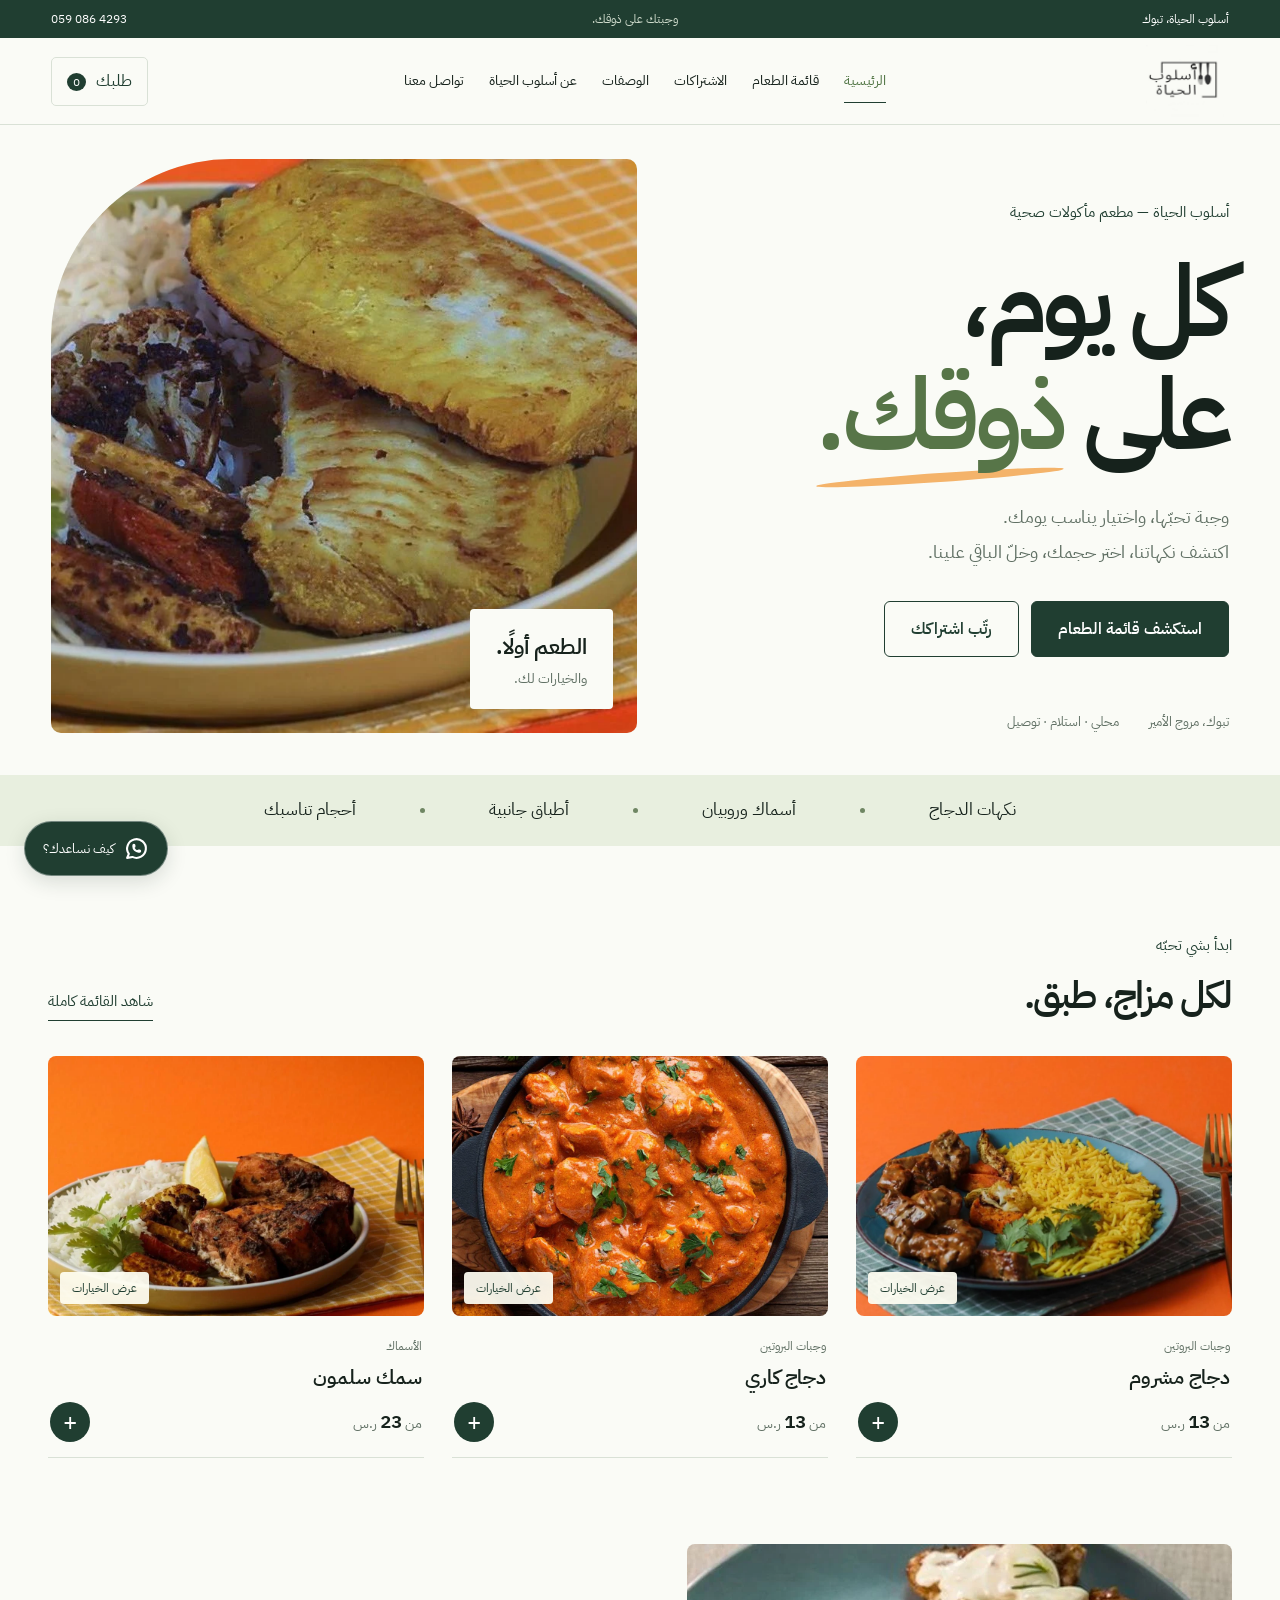
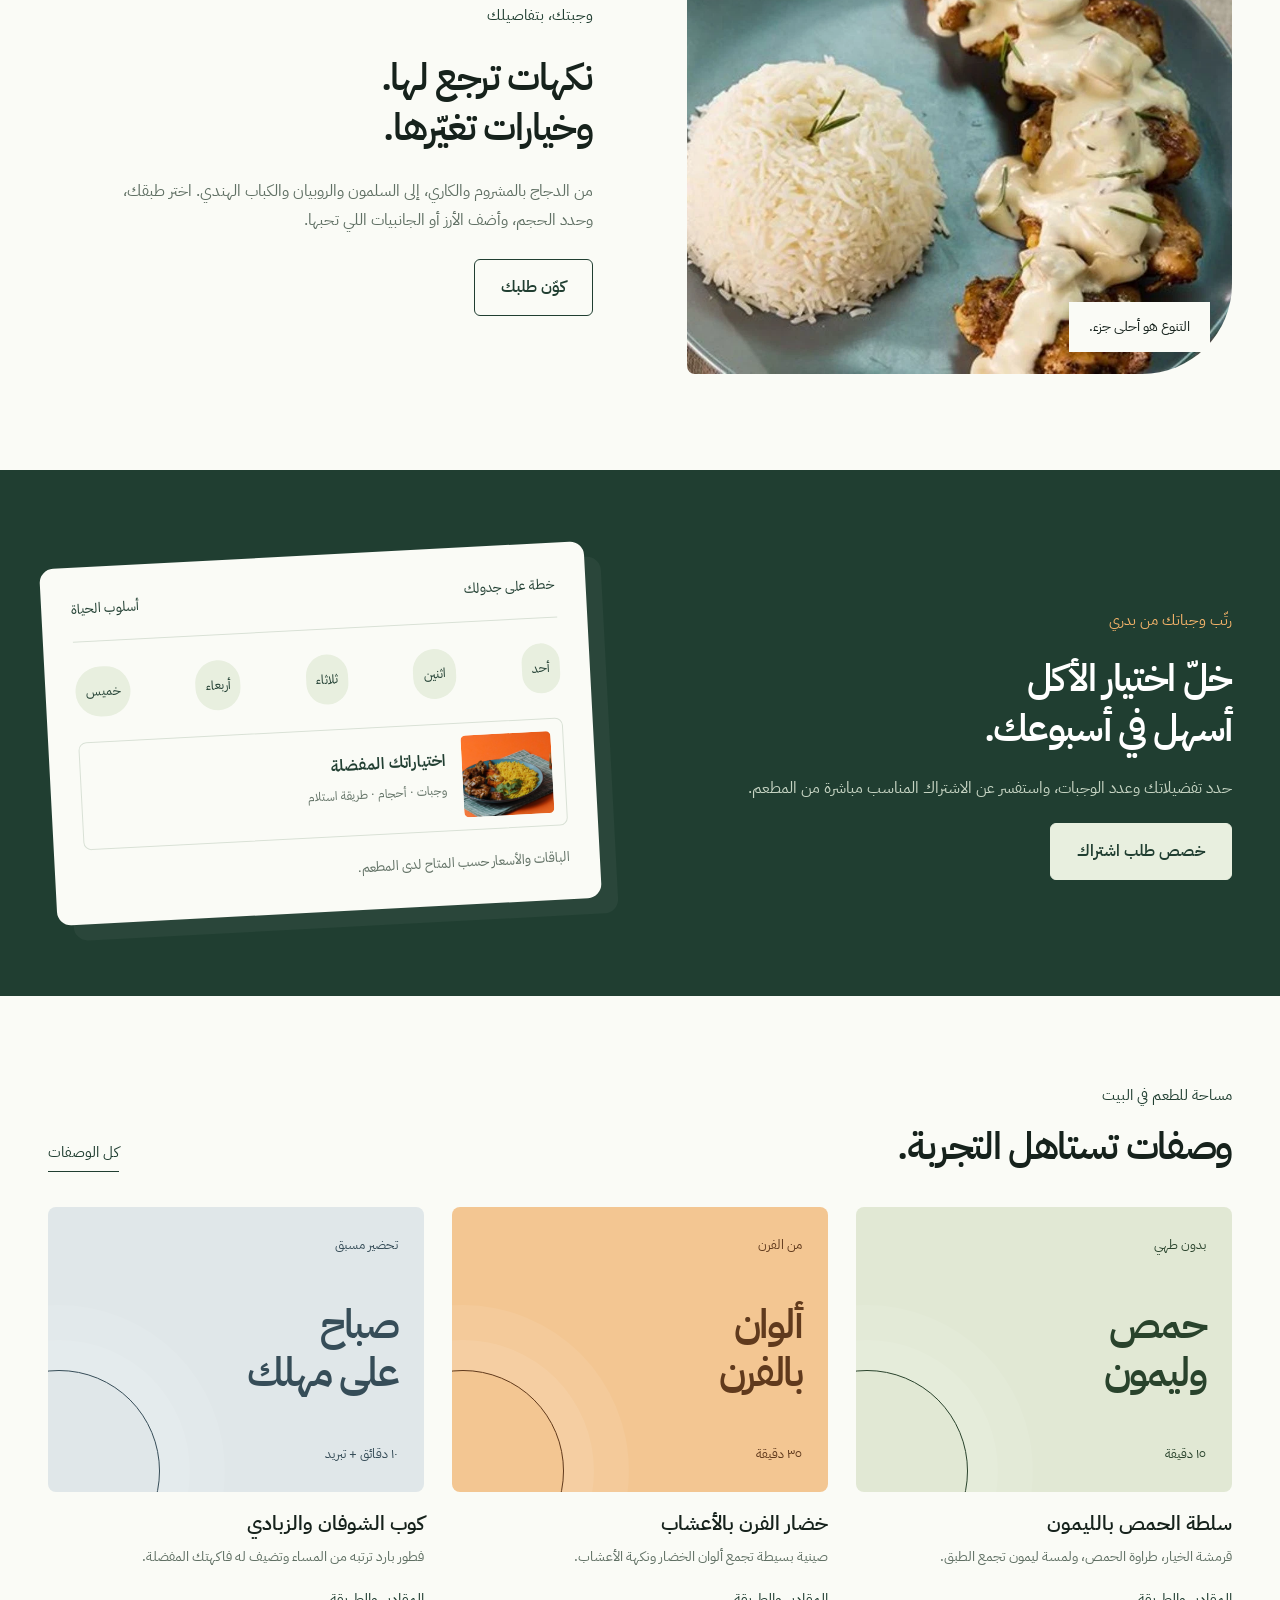
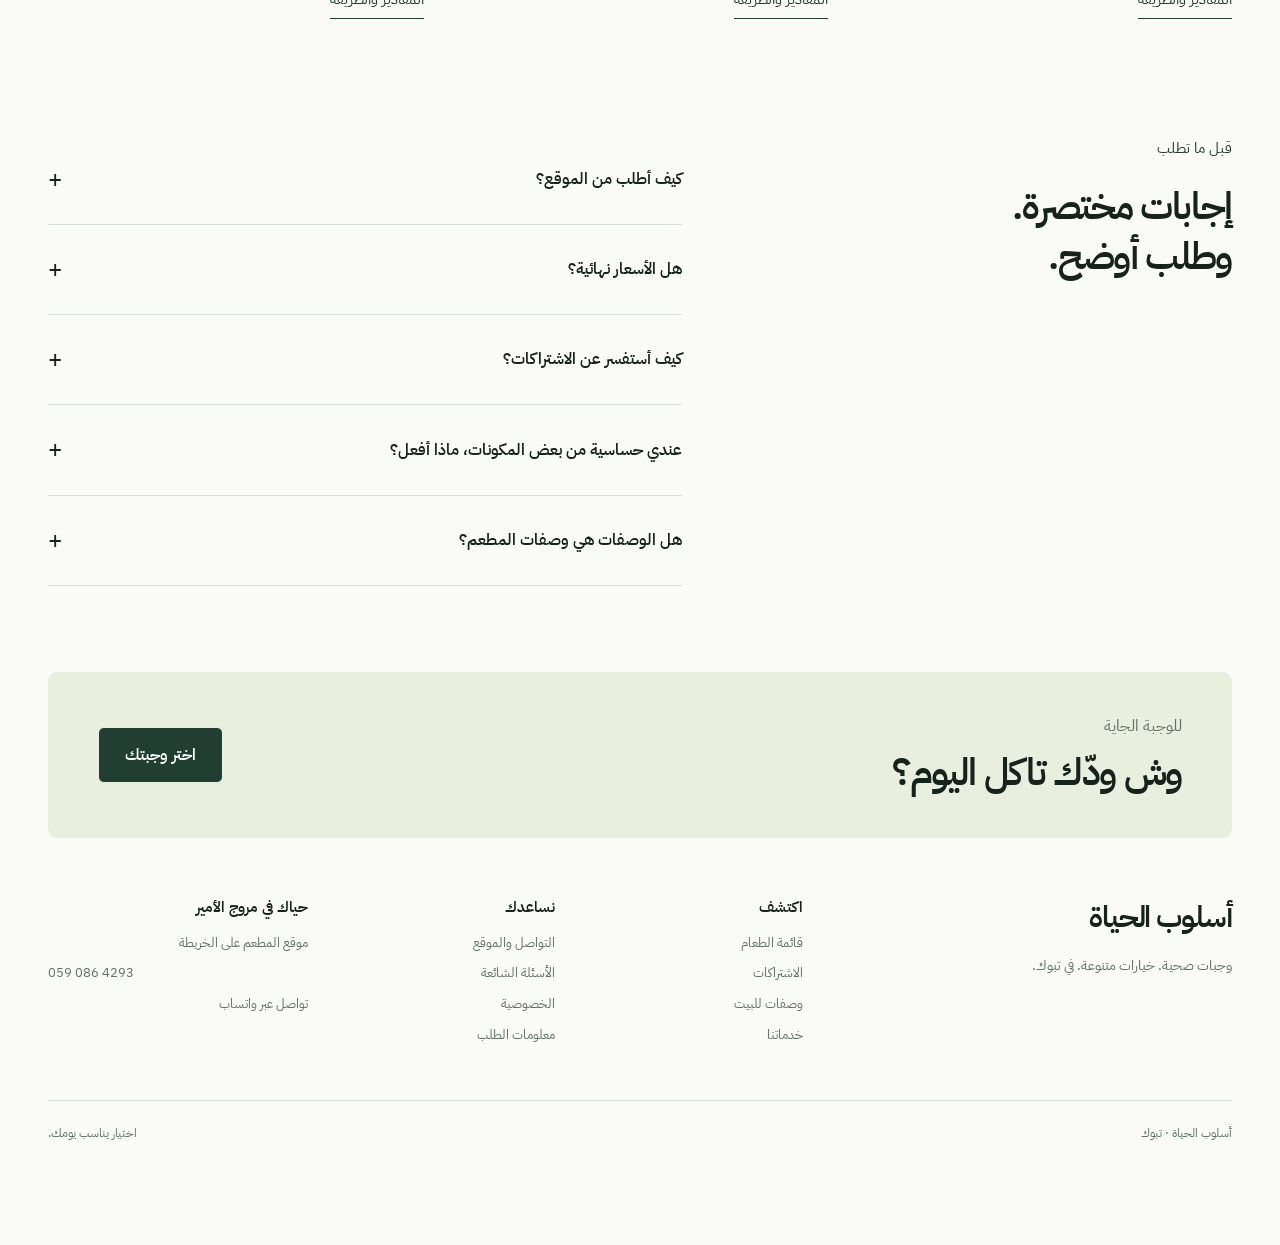
<file: index.html>
<!doctype html><html lang="ar" dir="rtl"><head><meta charset="utf-8"><meta name="viewport" content="width=device-width,initial-scale=1"><meta name="theme-color" content="#203e31"><meta name="description" content="أسلوب الحياة في تبوك. استعرض الأطباق والأحجام، جهز طلبك، واستفسر عن الاشتراكات والتوصيل."><meta name="robots" content="noindex,nofollow"><title>كل يوم، على ذوقك | أسلوب الحياة — تبوك</title><meta property="og:title" content="كل يوم، على ذوقك | أسلوب الحياة"><meta property="og:image" content="https://az212z.github.io/lifestyle-tabuk/assets/cover.webp"><link rel="icon" href="assets/logo.webp"><link rel="stylesheet" href="style.css"><script src="app.js" defer></script></head><body><a class="skip" href="#main">انتقل للمحتوى</a><div class="topline">أسلوب الحياة، تبوك <span>وجبتك على ذوقك.</span><a href="tel:+966590864293" dir="ltr">059 086 4293</a></div><header><div class="header-inner"><a class="brand" href="index.html" aria-label="أسلوب الحياة الرئيسية"><img src="assets/logo.webp" alt="أسلوب الحياة" width="110" height="85"></a><nav id="navigation" aria-label="القائمة الرئيسية"><a href="index.html" aria-current="page">الرئيسية</a><a href="menu.html" >قائمة الطعام</a><a href="subscriptions.html" >الاشتراكات</a><a href="recipes.html" >الوصفات</a><a href="about.html" >عن أسلوب الحياة</a><a href="contact.html" >تواصل معنا</a></nav><div class="header-actions"><button class="cart-button" aria-label="عرض قائمة الطلب">طلبك <span class="cart-count">0</span></button><button class="nav-toggle" aria-expanded="false" aria-controls="navigation">القائمة</button></div></div></header><main id="main"><section class="hero"><div class="hero-copy"><p class="kicker">أسلوب الحياة — مطعم مأكولات صحية</p><h1>كل يوم،<br>على <em>ذوقك.</em></h1><p class="hero-text">وجبة تحبّها، واختيار يناسب يومك.<br>اكتشف نكهاتنا، اختر حجمك، وخلّ الباقي علينا.</p><div class="actions"><a class="button " href="menu.html">استكشف قائمة الطعام</a><a class="button outline" href="subscriptions.html">رتّب اشتراكك</a></div><div class="hero-foot"><span>تبوك، مروج الأمير</span><span>محلي · استلام · توصيل</span></div></div><div class="hero-visual"><img src="assets/cover.webp" alt="طبق من أسلوب الحياة مع الأرز والخضار" width="1500" height="750" fetchpriority="high"><div class="image-note"><strong>الطعم أولًا.</strong><span>والخيارات لك.</span></div></div></section><div class="marquee" aria-label="أقسام الطعام"><span>نكهات الدجاج</span><i></i><span>أسماك وروبيان</span><i></i><span>أطباق جانبية</span><i></i><span>أحجام تناسبك</span></div><section class="wrap section"><div class="section-heading"><div><p class="kicker">ابدأ بشي تحبّه</p><h2>لكل مزاج، طبق.</h2></div><a class="text-link" href="menu.html">شاهد القائمة كاملة</a></div><div class="food-grid featured"><article class="food-card" data-category="وجبات البروتين" data-name="دجاج مشروم"><button class="food-photo" data-product="0" aria-label="تفاصيل دجاج مشروم"><img class="" src="assets/food-1.webp" alt="دجاج مشروم" loading="lazy" width="800" height="600"><span class="photo-action">عرض الخيارات</span></button><div class="food-meta"><span>وجبات البروتين</span><h3>دجاج مشروم</h3><div class="price-row"><p>من <strong>13</strong> ر.س</p><button class="add" data-product="0" aria-label="أضف دجاج مشروم">+</button></div></div></article><article class="food-card" data-category="وجبات البروتين" data-name="دجاج كاري"><button class="food-photo" data-product="3" aria-label="تفاصيل دجاج كاري"><img class="" src="assets/food-4.webp" alt="دجاج كاري" loading="lazy" width="800" height="600"><span class="photo-action">عرض الخيارات</span></button><div class="food-meta"><span>وجبات البروتين</span><h3>دجاج كاري</h3><div class="price-row"><p>من <strong>13</strong> ر.س</p><button class="add" data-product="3" aria-label="أضف دجاج كاري">+</button></div></div></article><article class="food-card" data-category="الأسماك" data-name="سمك سلمون"><button class="food-photo" data-product="10" aria-label="تفاصيل سمك سلمون"><img class="" src="assets/food-11.webp" alt="سمك سلمون" loading="lazy" width="800" height="600"><span class="photo-action">عرض الخيارات</span></button><div class="food-meta"><span>الأسماك</span><h3>سمك سلمون</h3><div class="price-row"><p>من <strong>23</strong> ر.س</p><button class="add" data-product="10" aria-label="أضف سمك سلمون">+</button></div></div></article></div></section><section class="story wrap"><div class="story-image"><img class="" src="assets/food-10.webp" alt="روبيان من قائمة أسلوب الحياة" loading="lazy" width="800" height="600"><span>التنوع هو أحلى جزء.</span></div><div class="story-copy"><p class="kicker">وجبتك، بتفاصيلك</p><h2>نكهات ترجع لها.<br>وخيارات تغيّرها.</h2><p>من الدجاج بالمشروم والكاري، إلى السلمون والروبيان والكباب الهندي. اختر طبقك، وحدد الحجم، وأضف الأرز أو الجانبيات اللي تحبها.</p><a class="button outline" href="menu.html">كوّن طلبك</a></div></section><section class="subscription-band"><div class="wrap sub-inner"><div><p class="kicker">رتّب وجباتك من بدري</p><h2>خلّ اختيار الأكل<br>أسهل في أسبوعك.</h2><p>حدد تفضيلاتك وعدد الوجبات، واستفسر عن الاشتراك المناسب مباشرة من المطعم.</p><a class="button light" href="subscriptions.html">خصص طلب اشتراك</a></div><div class="plan-preview"><div class="preview-head"><span>خطة على جدولك</span><span>أسلوب الحياة</span></div><div class="week"><b>أحد</b><b>اثنين</b><b>ثلاثاء</b><b>أربعاء</b><b>خميس</b></div><div class="preview-meal"><img class="" src="assets/food-1.webp" alt="دجاج مشروم" loading="lazy" width="800" height="600"><div><strong>اختياراتك المفضلة</strong><p>وجبات · أحجام · طريقة استلام</p></div></div><p class="small">الباقات والأسعار حسب المتاح لدى المطعم.</p></div></div></section><section class="wrap section"><div class="section-heading"><div><p class="kicker">مساحة للطعم في البيت</p><h2>وصفات تستاهل التجربة.</h2></div><a class="text-link" href="recipes.html">كل الوصفات</a></div><div class="recipe-grid"><a class="recipe-card r0" href="chickpea-salad.html"><div class="recipe-art"><span>بدون طهي</span><b>حمص<br>وليمون</b><small>١٥ دقيقة</small></div><h3>سلطة الحمص بالليمون</h3><p>قرمشة الخيار، طراوة الحمص، ولمسة ليمون تجمع الطبق.</p><span class="text-link">المقادير والطريقة</span></a><a class="recipe-card r1" href="roasted-vegetables.html"><div class="recipe-art"><span>من الفرن</span><b>ألوان<br>بالفرن</b><small>٣٥ دقيقة</small></div><h3>خضار الفرن بالأعشاب</h3><p>صينية بسيطة تجمع ألوان الخضار ونكهة الأعشاب.</p><span class="text-link">المقادير والطريقة</span></a><a class="recipe-card r2" href="yogurt-oats.html"><div class="recipe-art"><span>تحضير مسبق</span><b>صباح<br>على مهلك</b><small>١٠ دقائق + تبريد</small></div><h3>كوب الشوفان والزبادي</h3><p>فطور بارد ترتبه من المساء وتضيف له فاكهتك المفضلة.</p><span class="text-link">المقادير والطريقة</span></a></div></section><section class="wrap section faq-section"><div><p class="kicker">قبل ما تطلب</p><h2>إجابات مختصرة.<br>وطلب أوضح.</h2></div><div class="faq"><details><summary>كيف أطلب من الموقع؟<span>+</span></summary><p>اختر الأصناف وأحجامها وأضفها إلى قائمة طلبك. راجع التفاصيل، ثم افتح رسالة واتساب لإرسالها بنفسك. يؤكد المطعم السعر والتوفر وطريقة الاستلام قبل تجهيز الطلب.</p></details><details><summary>هل الأسعار نهائية؟<span>+</span></summary><p>الأسعار المعروضة استرشادية وقد تختلف حسب الفرع وقناة الطلب. يؤكد المطعم الإجمالي ورسوم التوصيل إن وجدت قبل اعتماد الطلب.</p></details><details><summary>كيف أستفسر عن الاشتراكات؟<span>+</span></summary><p>حدد المدة وعدد الوجبات وطريقة الاستلام في صفحة الاشتراكات. يتواصل معك المطعم لتوضيح الباقات المتاحة والأسعار وسياسة التعديل والتوقف.</p></details><details><summary>عندي حساسية من بعض المكونات، ماذا أفعل؟<span>+</span></summary><p>تواصل مع المطعم قبل الطلب للتأكد من المكونات واحتمال التلامس أثناء التحضير. أسماء الأطباق والصور لا تشكل قائمة كاملة بمسببات الحساسية.</p></details><details><summary>هل الوصفات هي وصفات المطعم؟<span>+</span></summary><p>الوصفات المنشورة أفكار منزلية مستقلة للتجربة في البيت، وليست وصفات المطعم الخاصة ولا تمثل معلومات غذائية عن وجباته.</p></details></div></section></main><section class="closing wrap"><div><p>للوجبة الجاية</p><h2>وش ودّك تاكل اليوم؟</h2></div><a class="button light" href="menu.html">اختر وجبتك</a></section><footer class="wrap"><div class="footer-top"><div><h2>أسلوب الحياة</h2><p>وجبات صحية. خيارات متنوعة. في تبوك.</p></div><div><h3>اكتشف</h3><a href="menu.html">قائمة الطعام</a><a href="subscriptions.html">الاشتراكات</a><a href="recipes.html">وصفات للبيت</a><a href="services.html">خدماتنا</a></div><div><h3>نساعدك</h3><a href="contact.html">التواصل والموقع</a><a href="faq.html">الأسئلة الشائعة</a><a href="privacy.html">الخصوصية</a><a href="terms.html">معلومات الطلب</a></div><div><h3>حياك في مروج الأمير</h3><a href="https://www.google.com/maps/search/?api=1&query=28.4383288%2C36.5571943" target="_blank" rel="noopener">موقع المطعم على الخريطة</a><a href="tel:+966590864293" dir="ltr">059 086 4293</a><a href="https://wa.me/966590864293" target="_blank" rel="noopener">تواصل عبر واتساب</a></div></div><div class="footer-bottom">أسلوب الحياة · تبوك <span>اختيار يناسب يومك.</span></div></footer><a class="wa-float" href="https://wa.me/966590864293" target="_blank" rel="noopener" aria-label="تواصل عبر واتساب"><img src="assets/whatsapp.svg" alt="" width="25" height="25"><span>كيف نساعدك؟</span></a><dialog id="product-dialog" aria-labelledby="product-title"><button class="dialog-close" aria-label="إغلاق تفاصيل الطبق">×</button><div id="product-content"></div></dialog><dialog id="cart-dialog" aria-labelledby="cart-title"><button class="dialog-close" aria-label="إغلاق قائمة الطلب">×</button><h2 id="cart-title">قائمة طلبك</h2><p class="muted">راجع اختياراتك قبل إرسالها للمطعم.</p><div id="cart-items"></div><div id="cart-bottom"></div></dialog><div class="toast" role="status" aria-live="polite"></div></body></html>
</file>
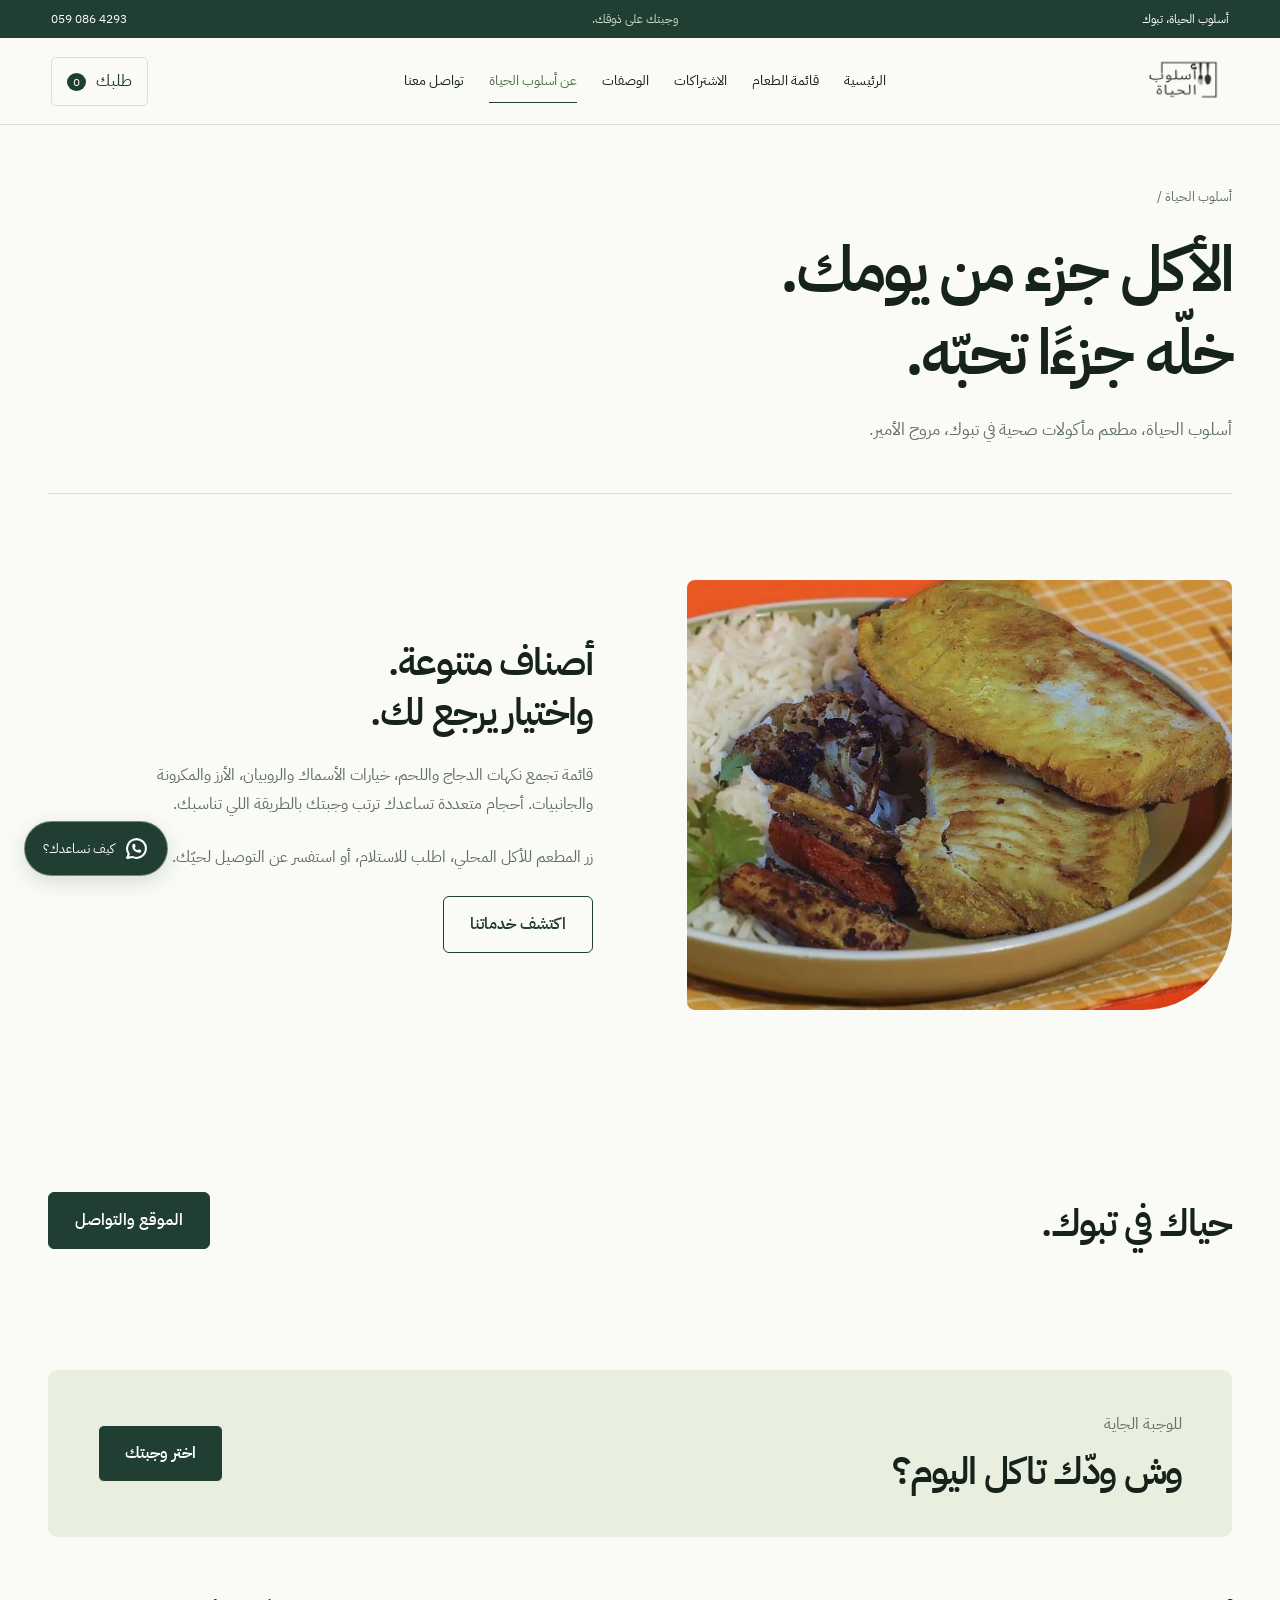
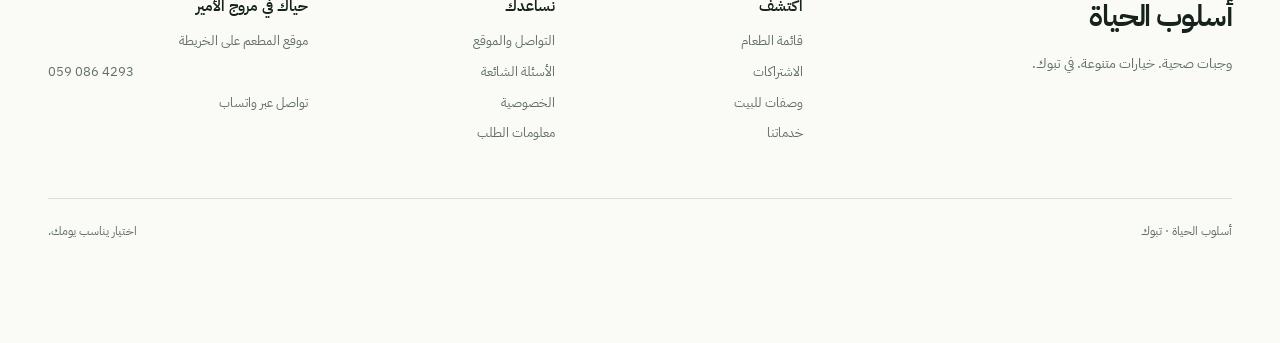
<file: about.html>
<!doctype html><html lang="ar" dir="rtl"><head><meta charset="utf-8"><meta name="viewport" content="width=device-width,initial-scale=1"><meta name="theme-color" content="#203e31"><meta name="description" content="أسلوب الحياة في تبوك. استعرض الأطباق والأحجام، جهز طلبك، واستفسر عن الاشتراكات والتوصيل."><meta name="robots" content="noindex,nofollow"><title>عن أسلوب الحياة | أسلوب الحياة — تبوك</title><meta property="og:title" content="عن أسلوب الحياة | أسلوب الحياة"><meta property="og:image" content="https://az212z.github.io/lifestyle-tabuk/assets/cover.webp"><link rel="icon" href="assets/logo.webp"><link rel="stylesheet" href="style.css"><script src="app.js" defer></script></head><body><a class="skip" href="#main">انتقل للمحتوى</a><div class="topline">أسلوب الحياة، تبوك <span>وجبتك على ذوقك.</span><a href="tel:+966590864293" dir="ltr">059 086 4293</a></div><header><div class="header-inner"><a class="brand" href="index.html" aria-label="أسلوب الحياة الرئيسية"><img src="assets/logo.webp" alt="أسلوب الحياة" width="110" height="85"></a><nav id="navigation" aria-label="القائمة الرئيسية"><a href="index.html" >الرئيسية</a><a href="menu.html" >قائمة الطعام</a><a href="subscriptions.html" >الاشتراكات</a><a href="recipes.html" >الوصفات</a><a href="about.html" aria-current="page">عن أسلوب الحياة</a><a href="contact.html" >تواصل معنا</a></nav><div class="header-actions"><button class="cart-button" aria-label="عرض قائمة الطلب">طلبك <span class="cart-count">0</span></button><button class="nav-toggle" aria-expanded="false" aria-controls="navigation">القائمة</button></div></div></header><main id="main"><section class="page-intro wrap"><a class="crumb" href="index.html">أسلوب الحياة /</a><h1>الأكل جزء من يومك.<br>خلّه جزءًا تحبّه.</h1><p>أسلوب الحياة، مطعم مأكولات صحية في تبوك، مروج الأمير.</p></section><section class="wrap story section"><div class="story-image"><img class="" src="assets/cover.webp" alt="طبق أسلوب الحياة" loading="lazy" width="800" height="600"></div><div class="story-copy"><h2>أصناف متنوعة.<br>واختيار يرجع لك.</h2><p>قائمة تجمع نكهات الدجاج واللحم، خيارات الأسماك والروبيان، الأرز والمكرونة والجانبيات. أحجام متعددة تساعدك ترتب وجبتك بالطريقة اللي تناسبك.</p><p>زر المطعم للأكل المحلي، اطلب للاستلام، أو استفسر عن التوصيل لحيّك.</p><a class="button outline" href="services.html">اكتشف خدماتنا</a></div></section><section class="wrap section"><div class="section-heading"><h2>حياك في تبوك.</h2><a class="button " href="contact.html">الموقع والتواصل</a></div></section></main><section class="closing wrap"><div><p>للوجبة الجاية</p><h2>وش ودّك تاكل اليوم؟</h2></div><a class="button light" href="menu.html">اختر وجبتك</a></section><footer class="wrap"><div class="footer-top"><div><h2>أسلوب الحياة</h2><p>وجبات صحية. خيارات متنوعة. في تبوك.</p></div><div><h3>اكتشف</h3><a href="menu.html">قائمة الطعام</a><a href="subscriptions.html">الاشتراكات</a><a href="recipes.html">وصفات للبيت</a><a href="services.html">خدماتنا</a></div><div><h3>نساعدك</h3><a href="contact.html">التواصل والموقع</a><a href="faq.html">الأسئلة الشائعة</a><a href="privacy.html">الخصوصية</a><a href="terms.html">معلومات الطلب</a></div><div><h3>حياك في مروج الأمير</h3><a href="https://www.google.com/maps/search/?api=1&query=28.4383288%2C36.5571943" target="_blank" rel="noopener">موقع المطعم على الخريطة</a><a href="tel:+966590864293" dir="ltr">059 086 4293</a><a href="https://wa.me/966590864293" target="_blank" rel="noopener">تواصل عبر واتساب</a></div></div><div class="footer-bottom">أسلوب الحياة · تبوك <span>اختيار يناسب يومك.</span></div></footer><a class="wa-float" href="https://wa.me/966590864293" target="_blank" rel="noopener" aria-label="تواصل عبر واتساب"><img src="assets/whatsapp.svg" alt="" width="25" height="25"><span>كيف نساعدك؟</span></a><dialog id="product-dialog" aria-labelledby="product-title"><button class="dialog-close" aria-label="إغلاق تفاصيل الطبق">×</button><div id="product-content"></div></dialog><dialog id="cart-dialog" aria-labelledby="cart-title"><button class="dialog-close" aria-label="إغلاق قائمة الطلب">×</button><h2 id="cart-title">قائمة طلبك</h2><p class="muted">راجع اختياراتك قبل إرسالها للمطعم.</p><div id="cart-items"></div><div id="cart-bottom"></div></dialog><div class="toast" role="status" aria-live="polite"></div></body></html>
</file>
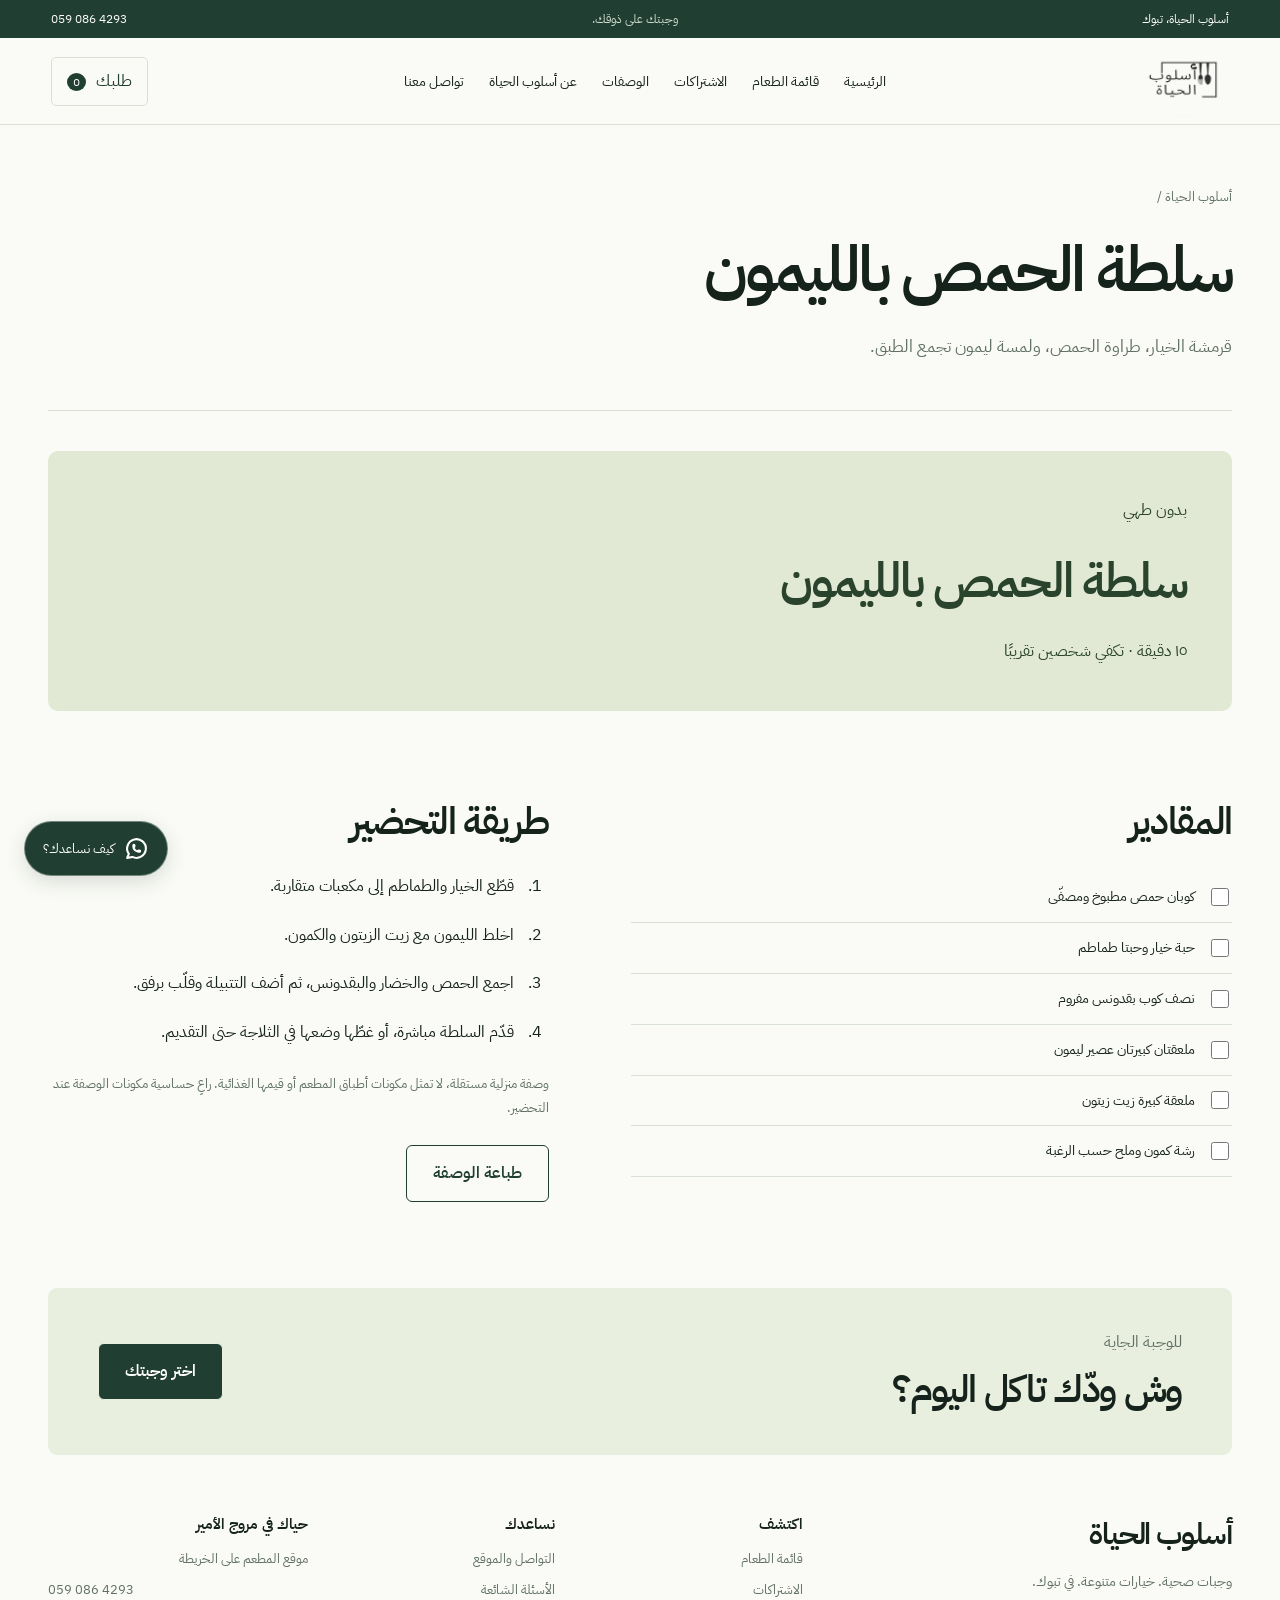
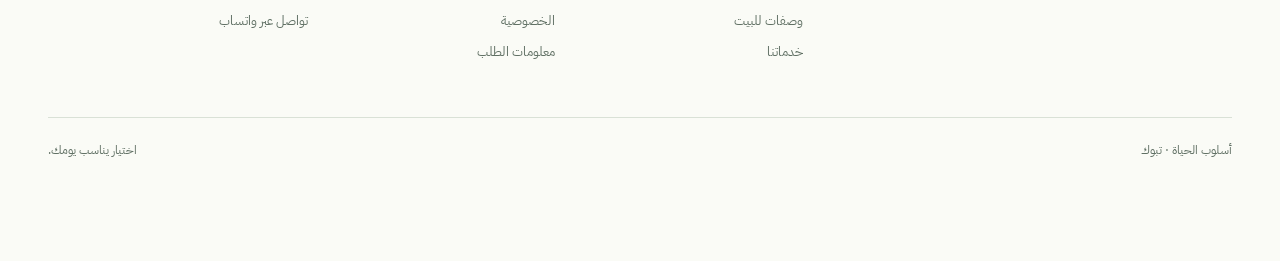
<file: chickpea-salad.html>
<!doctype html><html lang="ar" dir="rtl"><head><meta charset="utf-8"><meta name="viewport" content="width=device-width,initial-scale=1"><meta name="theme-color" content="#203e31"><meta name="description" content="أسلوب الحياة في تبوك. استعرض الأطباق والأحجام، جهز طلبك، واستفسر عن الاشتراكات والتوصيل."><meta name="robots" content="noindex,nofollow"><title>سلطة الحمص بالليمون | أسلوب الحياة — تبوك</title><meta property="og:title" content="سلطة الحمص بالليمون | أسلوب الحياة"><meta property="og:image" content="https://az212z.github.io/lifestyle-tabuk/assets/cover.webp"><link rel="icon" href="assets/logo.webp"><link rel="stylesheet" href="style.css"><script src="app.js" defer></script></head><body><a class="skip" href="#main">انتقل للمحتوى</a><div class="topline">أسلوب الحياة، تبوك <span>وجبتك على ذوقك.</span><a href="tel:+966590864293" dir="ltr">059 086 4293</a></div><header><div class="header-inner"><a class="brand" href="index.html" aria-label="أسلوب الحياة الرئيسية"><img src="assets/logo.webp" alt="أسلوب الحياة" width="110" height="85"></a><nav id="navigation" aria-label="القائمة الرئيسية"><a href="index.html" >الرئيسية</a><a href="menu.html" >قائمة الطعام</a><a href="subscriptions.html" >الاشتراكات</a><a href="recipes.html" >الوصفات</a><a href="about.html" >عن أسلوب الحياة</a><a href="contact.html" >تواصل معنا</a></nav><div class="header-actions"><button class="cart-button" aria-label="عرض قائمة الطلب">طلبك <span class="cart-count">0</span></button><button class="nav-toggle" aria-expanded="false" aria-controls="navigation">القائمة</button></div></div></header><main id="main"><section class="page-intro wrap"><a class="crumb" href="index.html">أسلوب الحياة /</a><h1>سلطة الحمص بالليمون</h1><p>قرمشة الخيار، طراوة الحمص، ولمسة ليمون تجمع الطبق.</p></section><article class="wrap recipe-detail"><div class="recipe-banner r0"><span>بدون طهي</span><h2>سلطة الحمص بالليمون</h2><p>١٥ دقيقة · تكفي شخصين تقريبًا</p></div><div class="split section"><section><h2>المقادير</h2><ul class="ingredients"><li><label><input type="checkbox">كوبان حمص مطبوخ ومصفّى</label></li><li><label><input type="checkbox">حبة خيار وحبتا طماطم</label></li><li><label><input type="checkbox">نصف كوب بقدونس مفروم</label></li><li><label><input type="checkbox">ملعقتان كبيرتان عصير ليمون</label></li><li><label><input type="checkbox">ملعقة كبيرة زيت زيتون</label></li><li><label><input type="checkbox">رشة كمون وملح حسب الرغبة</label></li></ul></section><section><h2>طريقة التحضير</h2><ol class="cooking"><li>قطّع الخيار والطماطم إلى مكعبات متقاربة.</li><li>اخلط الليمون مع زيت الزيتون والكمون.</li><li>اجمع الحمص والخضار والبقدونس، ثم أضف التتبيلة وقلّب برفق.</li><li>قدّم السلطة مباشرة، أو غطّها وضعها في الثلاجة حتى التقديم.</li></ol><p class="small">وصفة منزلية مستقلة، لا تمثل مكونات أطباق المطعم أو قيمها الغذائية. راعِ حساسية مكونات الوصفة عند التحضير.</p><button class="button outline" id="print-recipe">طباعة الوصفة</button></section></div></article></main><section class="closing wrap"><div><p>للوجبة الجاية</p><h2>وش ودّك تاكل اليوم؟</h2></div><a class="button light" href="menu.html">اختر وجبتك</a></section><footer class="wrap"><div class="footer-top"><div><h2>أسلوب الحياة</h2><p>وجبات صحية. خيارات متنوعة. في تبوك.</p></div><div><h3>اكتشف</h3><a href="menu.html">قائمة الطعام</a><a href="subscriptions.html">الاشتراكات</a><a href="recipes.html">وصفات للبيت</a><a href="services.html">خدماتنا</a></div><div><h3>نساعدك</h3><a href="contact.html">التواصل والموقع</a><a href="faq.html">الأسئلة الشائعة</a><a href="privacy.html">الخصوصية</a><a href="terms.html">معلومات الطلب</a></div><div><h3>حياك في مروج الأمير</h3><a href="https://www.google.com/maps/search/?api=1&query=28.4383288%2C36.5571943" target="_blank" rel="noopener">موقع المطعم على الخريطة</a><a href="tel:+966590864293" dir="ltr">059 086 4293</a><a href="https://wa.me/966590864293" target="_blank" rel="noopener">تواصل عبر واتساب</a></div></div><div class="footer-bottom">أسلوب الحياة · تبوك <span>اختيار يناسب يومك.</span></div></footer><a class="wa-float" href="https://wa.me/966590864293" target="_blank" rel="noopener" aria-label="تواصل عبر واتساب"><img src="assets/whatsapp.svg" alt="" width="25" height="25"><span>كيف نساعدك؟</span></a><dialog id="product-dialog" aria-labelledby="product-title"><button class="dialog-close" aria-label="إغلاق تفاصيل الطبق">×</button><div id="product-content"></div></dialog><dialog id="cart-dialog" aria-labelledby="cart-title"><button class="dialog-close" aria-label="إغلاق قائمة الطلب">×</button><h2 id="cart-title">قائمة طلبك</h2><p class="muted">راجع اختياراتك قبل إرسالها للمطعم.</p><div id="cart-items"></div><div id="cart-bottom"></div></dialog><div class="toast" role="status" aria-live="polite"></div></body></html>
</file>
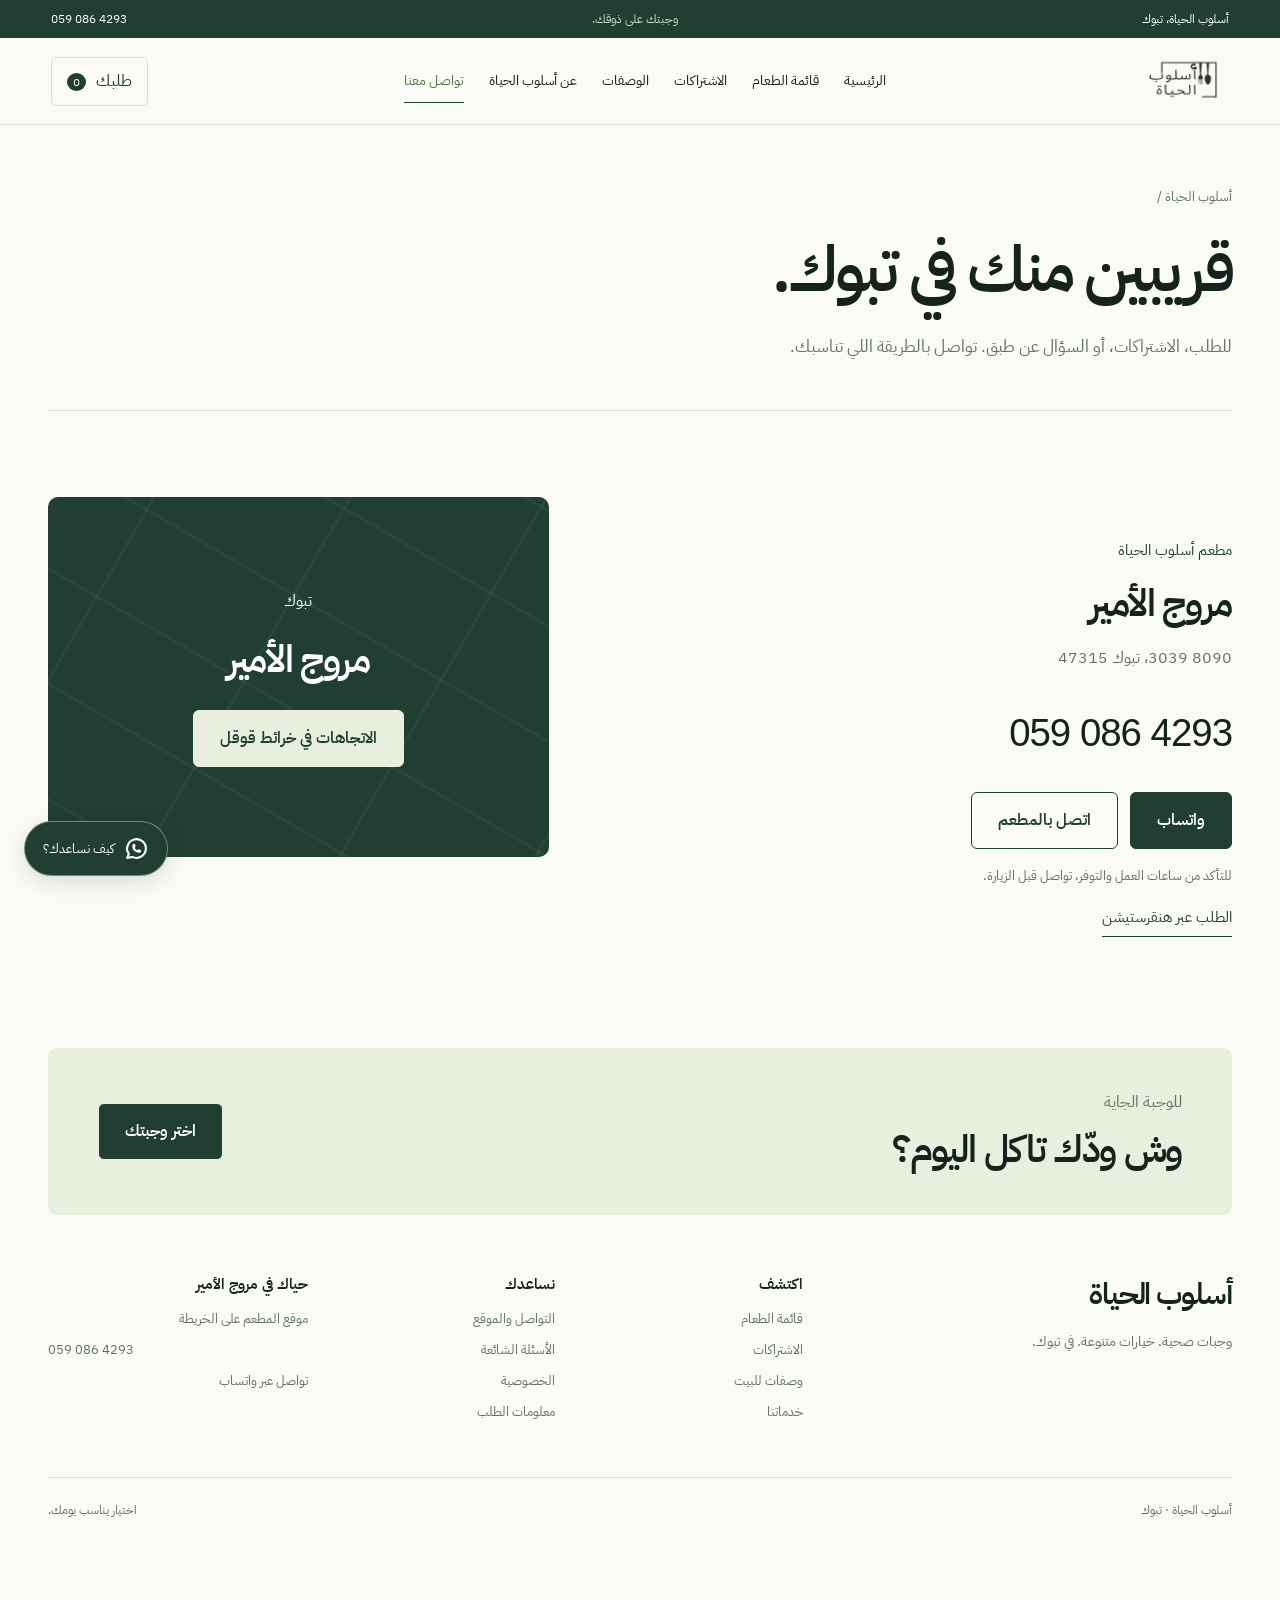
<file: contact.html>
<!doctype html><html lang="ar" dir="rtl"><head><meta charset="utf-8"><meta name="viewport" content="width=device-width,initial-scale=1"><meta name="theme-color" content="#203e31"><meta name="description" content="أسلوب الحياة في تبوك. استعرض الأطباق والأحجام، جهز طلبك، واستفسر عن الاشتراكات والتوصيل."><meta name="robots" content="noindex,nofollow"><title>التواصل والموقع | أسلوب الحياة — تبوك</title><meta property="og:title" content="التواصل والموقع | أسلوب الحياة"><meta property="og:image" content="https://az212z.github.io/lifestyle-tabuk/assets/cover.webp"><link rel="icon" href="assets/logo.webp"><link rel="stylesheet" href="style.css"><script src="app.js" defer></script></head><body><a class="skip" href="#main">انتقل للمحتوى</a><div class="topline">أسلوب الحياة، تبوك <span>وجبتك على ذوقك.</span><a href="tel:+966590864293" dir="ltr">059 086 4293</a></div><header><div class="header-inner"><a class="brand" href="index.html" aria-label="أسلوب الحياة الرئيسية"><img src="assets/logo.webp" alt="أسلوب الحياة" width="110" height="85"></a><nav id="navigation" aria-label="القائمة الرئيسية"><a href="index.html" >الرئيسية</a><a href="menu.html" >قائمة الطعام</a><a href="subscriptions.html" >الاشتراكات</a><a href="recipes.html" >الوصفات</a><a href="about.html" >عن أسلوب الحياة</a><a href="contact.html" aria-current="page">تواصل معنا</a></nav><div class="header-actions"><button class="cart-button" aria-label="عرض قائمة الطلب">طلبك <span class="cart-count">0</span></button><button class="nav-toggle" aria-expanded="false" aria-controls="navigation">القائمة</button></div></div></header><main id="main"><section class="page-intro wrap"><a class="crumb" href="index.html">أسلوب الحياة /</a><h1>قريبين منك في تبوك.</h1><p>للطلب، الاشتراكات، أو السؤال عن طبق. تواصل بالطريقة اللي تناسبك.</p></section><section class="wrap split section"><div class="contact-panel"><p class="kicker">مطعم أسلوب الحياة</p><h2>مروج الأمير</h2><p>8090 3039، تبوك 47315</p><a class="big-phone" dir="ltr" href="tel:+966590864293">059 086 4293</a><div class="actions"><a class="button " href="https://wa.me/966590864293">واتساب</a><a class="button outline" href="tel:+966590864293">اتصل بالمطعم</a></div><p class="small">للتأكد من ساعات العمل والتوفر، تواصل قبل الزيارة.</p><a href="https://hungerstation.com/sa-ar/restaurant/تبوك/العزيزية-القديمة/118065" class="text-link" target="_blank" rel="noopener">الطلب عبر هنقرستيشن</a></div><div class="map-panel"><div class="map-lines" aria-hidden="true"></div><div class="map-label"><span>تبوك</span><h2>مروج الأمير</h2><a class="button light" href="https://www.google.com/maps/search/?api=1&query=28.4383288%2C36.5571943">الاتجاهات في خرائط قوقل</a></div></div></section></main><section class="closing wrap"><div><p>للوجبة الجاية</p><h2>وش ودّك تاكل اليوم؟</h2></div><a class="button light" href="menu.html">اختر وجبتك</a></section><footer class="wrap"><div class="footer-top"><div><h2>أسلوب الحياة</h2><p>وجبات صحية. خيارات متنوعة. في تبوك.</p></div><div><h3>اكتشف</h3><a href="menu.html">قائمة الطعام</a><a href="subscriptions.html">الاشتراكات</a><a href="recipes.html">وصفات للبيت</a><a href="services.html">خدماتنا</a></div><div><h3>نساعدك</h3><a href="contact.html">التواصل والموقع</a><a href="faq.html">الأسئلة الشائعة</a><a href="privacy.html">الخصوصية</a><a href="terms.html">معلومات الطلب</a></div><div><h3>حياك في مروج الأمير</h3><a href="https://www.google.com/maps/search/?api=1&query=28.4383288%2C36.5571943" target="_blank" rel="noopener">موقع المطعم على الخريطة</a><a href="tel:+966590864293" dir="ltr">059 086 4293</a><a href="https://wa.me/966590864293" target="_blank" rel="noopener">تواصل عبر واتساب</a></div></div><div class="footer-bottom">أسلوب الحياة · تبوك <span>اختيار يناسب يومك.</span></div></footer><a class="wa-float" href="https://wa.me/966590864293" target="_blank" rel="noopener" aria-label="تواصل عبر واتساب"><img src="assets/whatsapp.svg" alt="" width="25" height="25"><span>كيف نساعدك؟</span></a><dialog id="product-dialog" aria-labelledby="product-title"><button class="dialog-close" aria-label="إغلاق تفاصيل الطبق">×</button><div id="product-content"></div></dialog><dialog id="cart-dialog" aria-labelledby="cart-title"><button class="dialog-close" aria-label="إغلاق قائمة الطلب">×</button><h2 id="cart-title">قائمة طلبك</h2><p class="muted">راجع اختياراتك قبل إرسالها للمطعم.</p><div id="cart-items"></div><div id="cart-bottom"></div></dialog><div class="toast" role="status" aria-live="polite"></div></body></html>
</file>
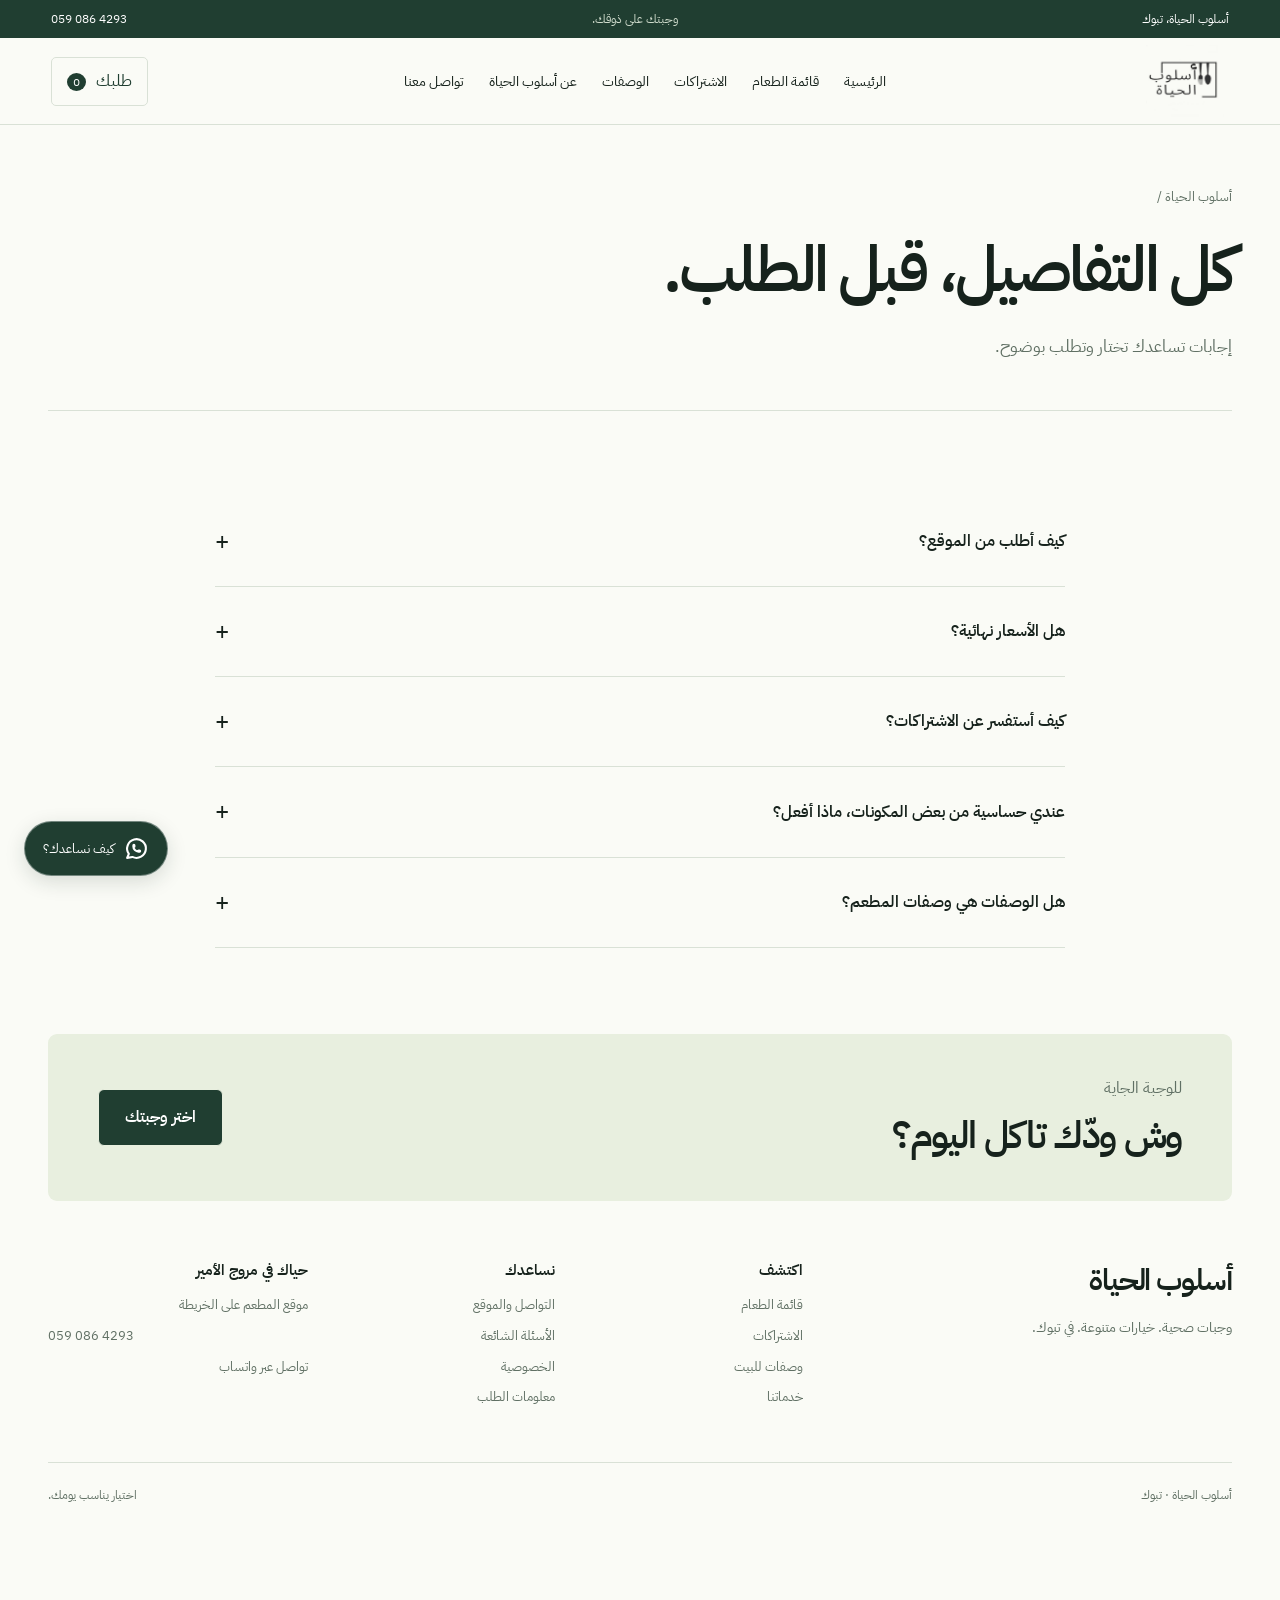
<file: faq.html>
<!doctype html><html lang="ar" dir="rtl"><head><meta charset="utf-8"><meta name="viewport" content="width=device-width,initial-scale=1"><meta name="theme-color" content="#203e31"><meta name="description" content="أسلوب الحياة في تبوك. استعرض الأطباق والأحجام، جهز طلبك، واستفسر عن الاشتراكات والتوصيل."><meta name="robots" content="noindex,nofollow"><title>الأسئلة الشائعة | أسلوب الحياة — تبوك</title><meta property="og:title" content="الأسئلة الشائعة | أسلوب الحياة"><meta property="og:image" content="https://az212z.github.io/lifestyle-tabuk/assets/cover.webp"><link rel="icon" href="assets/logo.webp"><link rel="stylesheet" href="style.css"><script src="app.js" defer></script></head><body><a class="skip" href="#main">انتقل للمحتوى</a><div class="topline">أسلوب الحياة، تبوك <span>وجبتك على ذوقك.</span><a href="tel:+966590864293" dir="ltr">059 086 4293</a></div><header><div class="header-inner"><a class="brand" href="index.html" aria-label="أسلوب الحياة الرئيسية"><img src="assets/logo.webp" alt="أسلوب الحياة" width="110" height="85"></a><nav id="navigation" aria-label="القائمة الرئيسية"><a href="index.html" >الرئيسية</a><a href="menu.html" >قائمة الطعام</a><a href="subscriptions.html" >الاشتراكات</a><a href="recipes.html" >الوصفات</a><a href="about.html" >عن أسلوب الحياة</a><a href="contact.html" >تواصل معنا</a></nav><div class="header-actions"><button class="cart-button" aria-label="عرض قائمة الطلب">طلبك <span class="cart-count">0</span></button><button class="nav-toggle" aria-expanded="false" aria-controls="navigation">القائمة</button></div></div></header><main id="main"><section class="page-intro wrap"><a class="crumb" href="index.html">أسلوب الحياة /</a><h1>كل التفاصيل، قبل الطلب.</h1><p>إجابات تساعدك تختار وتطلب بوضوح.</p></section><section class="wrap section narrow"><div class="faq"><details><summary>كيف أطلب من الموقع؟<span>+</span></summary><p>اختر الأصناف وأحجامها وأضفها إلى قائمة طلبك. راجع التفاصيل، ثم افتح رسالة واتساب لإرسالها بنفسك. يؤكد المطعم السعر والتوفر وطريقة الاستلام قبل تجهيز الطلب.</p></details><details><summary>هل الأسعار نهائية؟<span>+</span></summary><p>الأسعار المعروضة استرشادية وقد تختلف حسب الفرع وقناة الطلب. يؤكد المطعم الإجمالي ورسوم التوصيل إن وجدت قبل اعتماد الطلب.</p></details><details><summary>كيف أستفسر عن الاشتراكات؟<span>+</span></summary><p>حدد المدة وعدد الوجبات وطريقة الاستلام في صفحة الاشتراكات. يتواصل معك المطعم لتوضيح الباقات المتاحة والأسعار وسياسة التعديل والتوقف.</p></details><details><summary>عندي حساسية من بعض المكونات، ماذا أفعل؟<span>+</span></summary><p>تواصل مع المطعم قبل الطلب للتأكد من المكونات واحتمال التلامس أثناء التحضير. أسماء الأطباق والصور لا تشكل قائمة كاملة بمسببات الحساسية.</p></details><details><summary>هل الوصفات هي وصفات المطعم؟<span>+</span></summary><p>الوصفات المنشورة أفكار منزلية مستقلة للتجربة في البيت، وليست وصفات المطعم الخاصة ولا تمثل معلومات غذائية عن وجباته.</p></details></div></section></main><section class="closing wrap"><div><p>للوجبة الجاية</p><h2>وش ودّك تاكل اليوم؟</h2></div><a class="button light" href="menu.html">اختر وجبتك</a></section><footer class="wrap"><div class="footer-top"><div><h2>أسلوب الحياة</h2><p>وجبات صحية. خيارات متنوعة. في تبوك.</p></div><div><h3>اكتشف</h3><a href="menu.html">قائمة الطعام</a><a href="subscriptions.html">الاشتراكات</a><a href="recipes.html">وصفات للبيت</a><a href="services.html">خدماتنا</a></div><div><h3>نساعدك</h3><a href="contact.html">التواصل والموقع</a><a href="faq.html">الأسئلة الشائعة</a><a href="privacy.html">الخصوصية</a><a href="terms.html">معلومات الطلب</a></div><div><h3>حياك في مروج الأمير</h3><a href="https://www.google.com/maps/search/?api=1&query=28.4383288%2C36.5571943" target="_blank" rel="noopener">موقع المطعم على الخريطة</a><a href="tel:+966590864293" dir="ltr">059 086 4293</a><a href="https://wa.me/966590864293" target="_blank" rel="noopener">تواصل عبر واتساب</a></div></div><div class="footer-bottom">أسلوب الحياة · تبوك <span>اختيار يناسب يومك.</span></div></footer><a class="wa-float" href="https://wa.me/966590864293" target="_blank" rel="noopener" aria-label="تواصل عبر واتساب"><img src="assets/whatsapp.svg" alt="" width="25" height="25"><span>كيف نساعدك؟</span></a><dialog id="product-dialog" aria-labelledby="product-title"><button class="dialog-close" aria-label="إغلاق تفاصيل الطبق">×</button><div id="product-content"></div></dialog><dialog id="cart-dialog" aria-labelledby="cart-title"><button class="dialog-close" aria-label="إغلاق قائمة الطلب">×</button><h2 id="cart-title">قائمة طلبك</h2><p class="muted">راجع اختياراتك قبل إرسالها للمطعم.</p><div id="cart-items"></div><div id="cart-bottom"></div></dialog><div class="toast" role="status" aria-live="polite"></div></body></html>
</file>
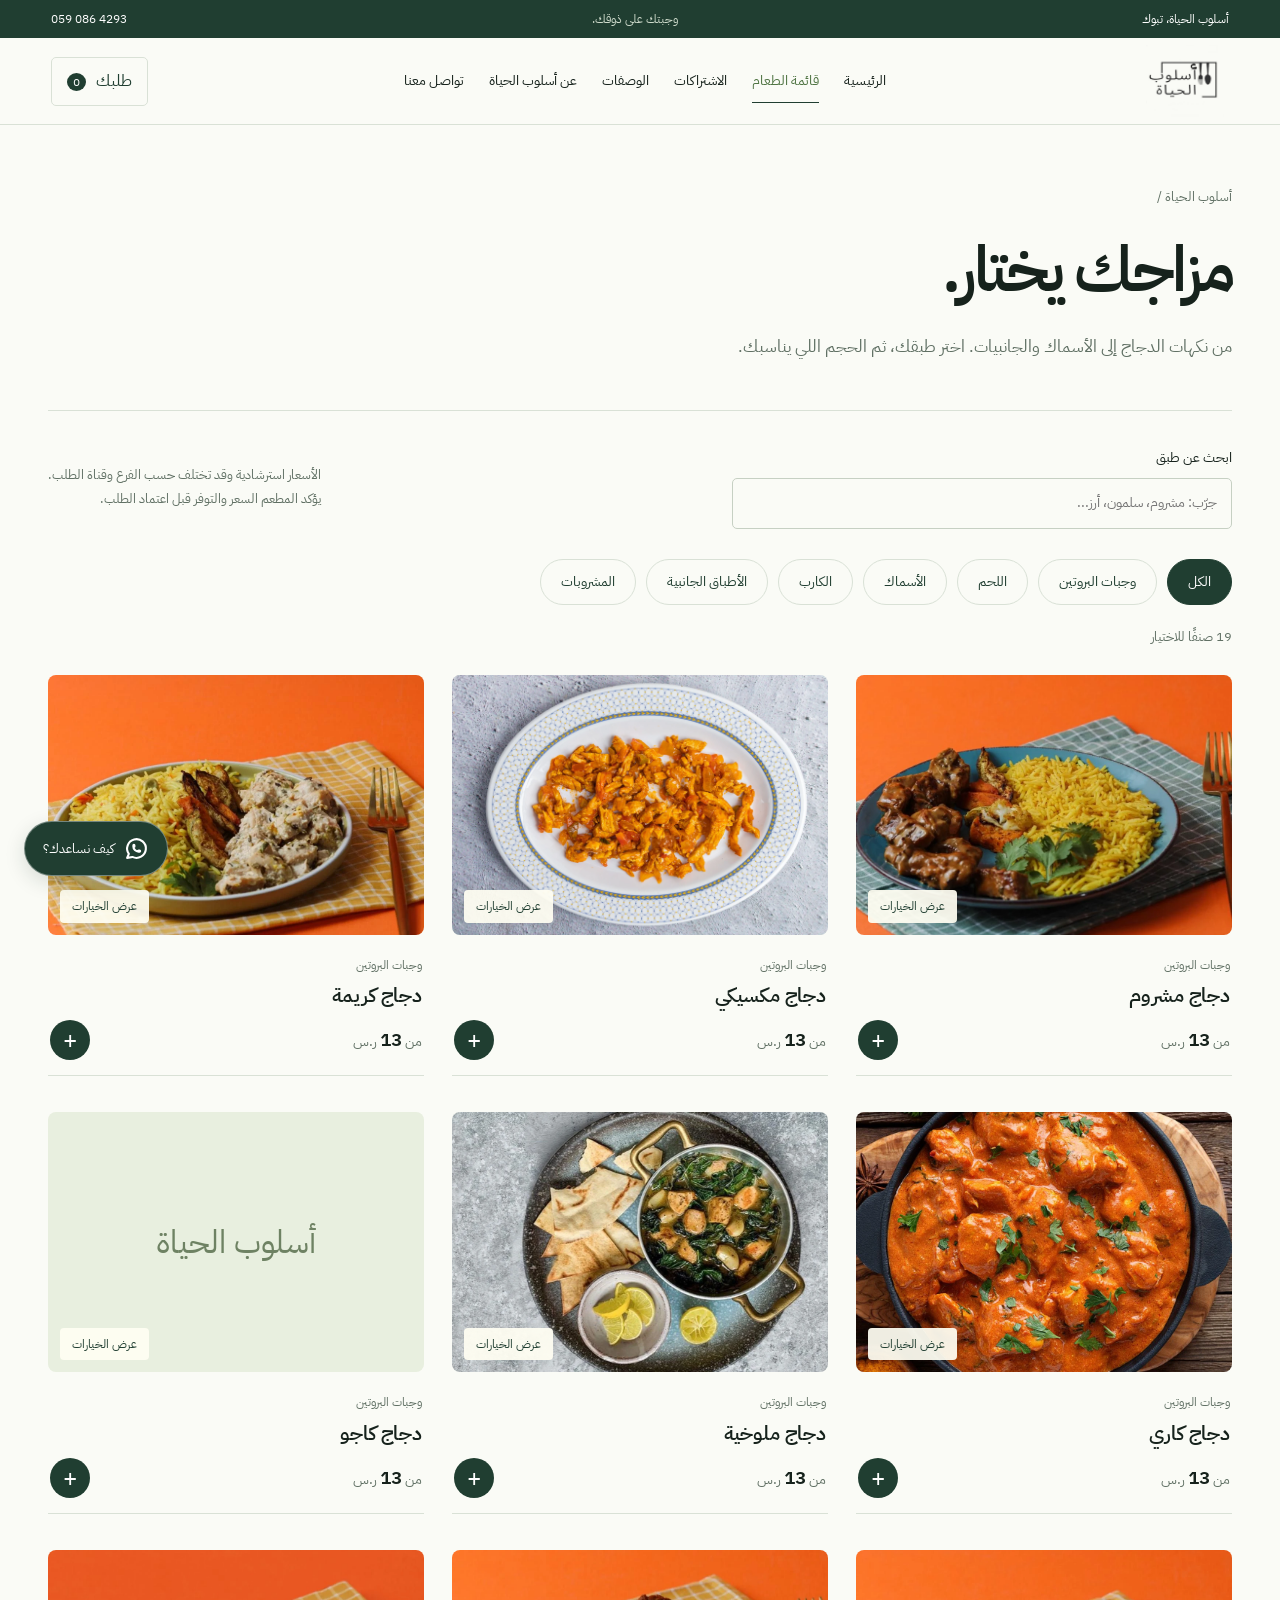
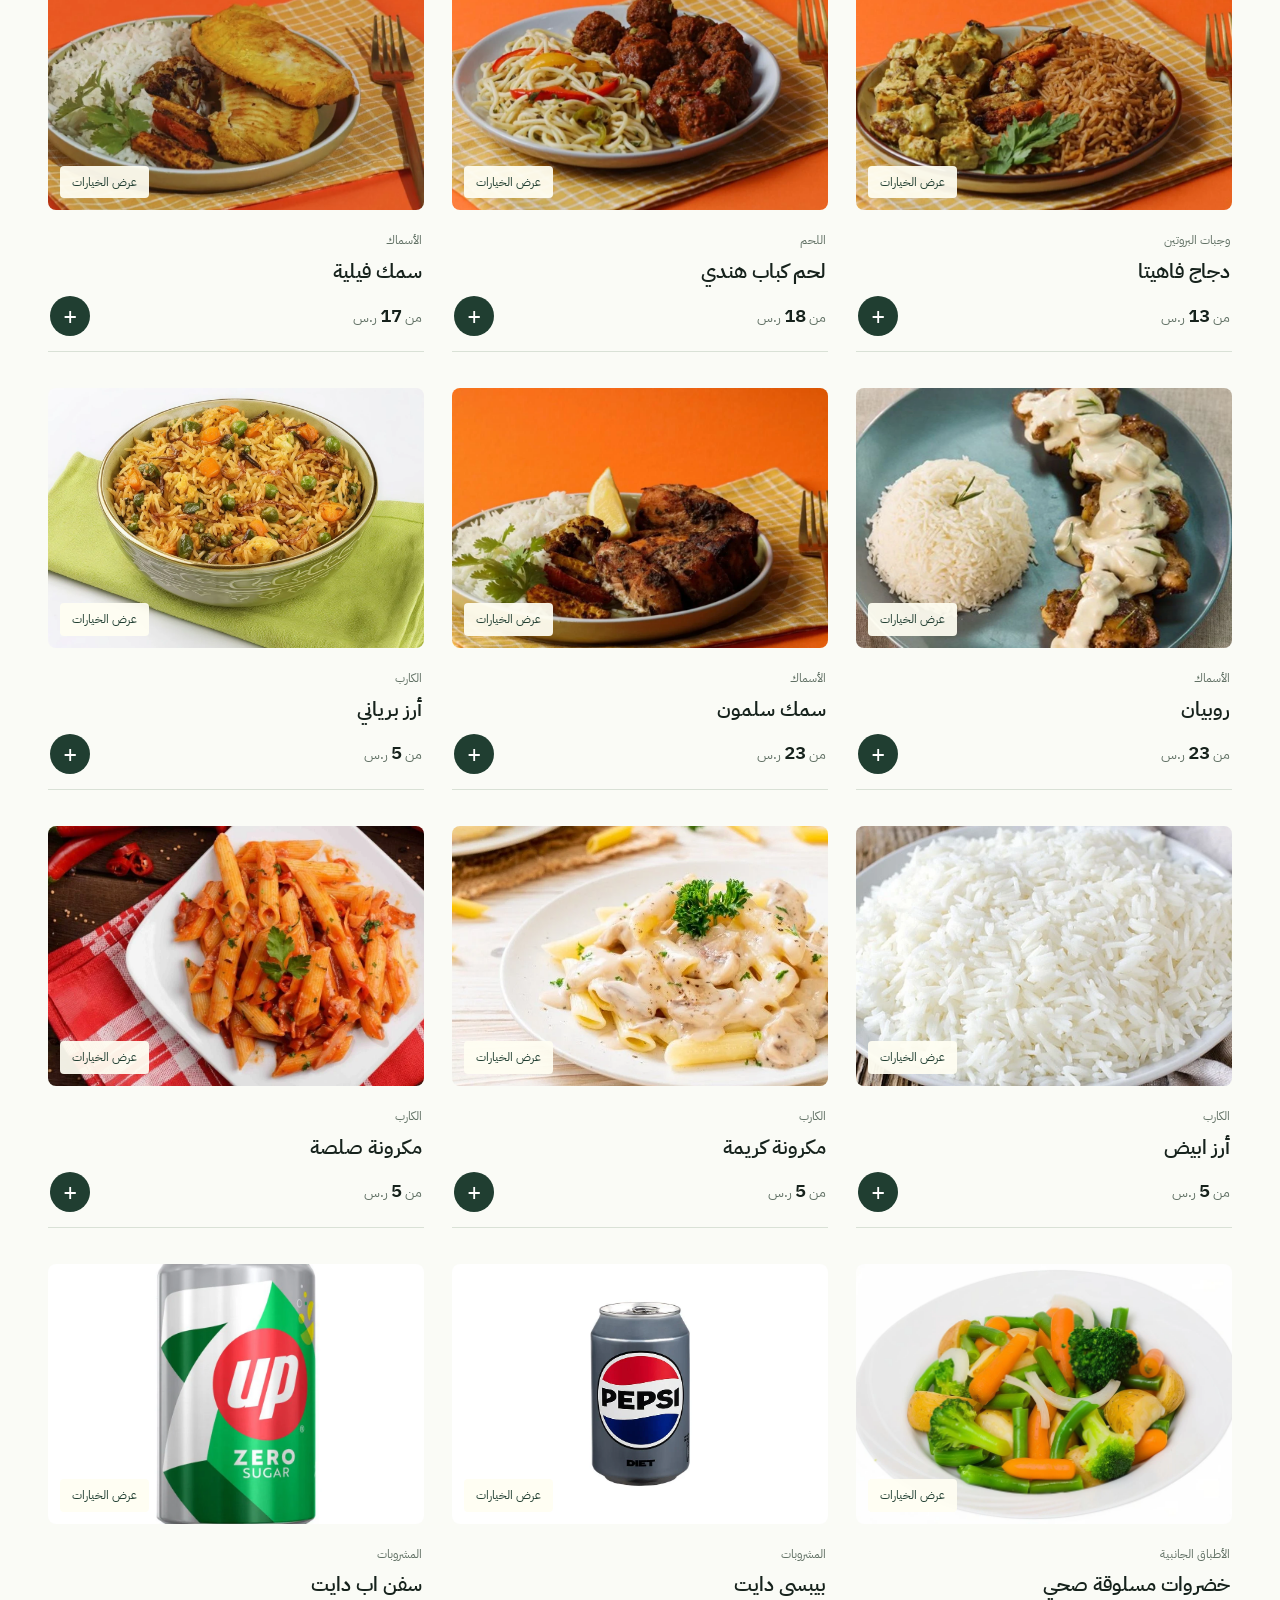
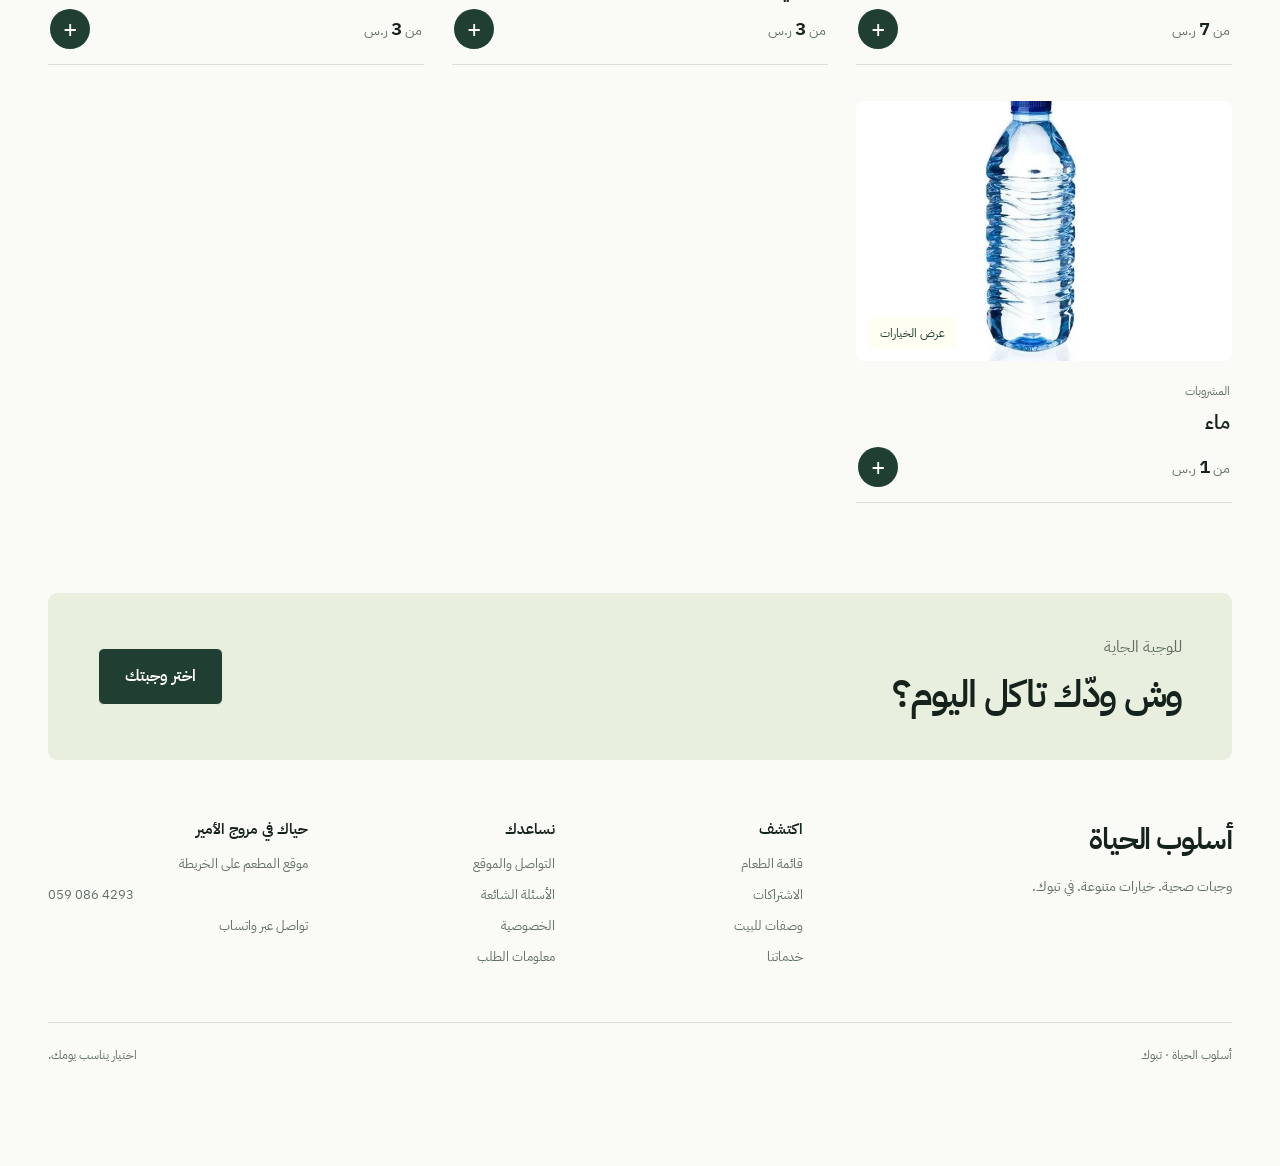
<file: menu.html>
<!doctype html><html lang="ar" dir="rtl"><head><meta charset="utf-8"><meta name="viewport" content="width=device-width,initial-scale=1"><meta name="theme-color" content="#203e31"><meta name="description" content="أسلوب الحياة في تبوك. استعرض الأطباق والأحجام، جهز طلبك، واستفسر عن الاشتراكات والتوصيل."><meta name="robots" content="noindex,nofollow"><title>قائمة الطعام | أسلوب الحياة — تبوك</title><meta property="og:title" content="قائمة الطعام | أسلوب الحياة"><meta property="og:image" content="https://az212z.github.io/lifestyle-tabuk/assets/cover.webp"><link rel="icon" href="assets/logo.webp"><link rel="stylesheet" href="style.css"><script src="app.js" defer></script></head><body><a class="skip" href="#main">انتقل للمحتوى</a><div class="topline">أسلوب الحياة، تبوك <span>وجبتك على ذوقك.</span><a href="tel:+966590864293" dir="ltr">059 086 4293</a></div><header><div class="header-inner"><a class="brand" href="index.html" aria-label="أسلوب الحياة الرئيسية"><img src="assets/logo.webp" alt="أسلوب الحياة" width="110" height="85"></a><nav id="navigation" aria-label="القائمة الرئيسية"><a href="index.html" >الرئيسية</a><a href="menu.html" aria-current="page">قائمة الطعام</a><a href="subscriptions.html" >الاشتراكات</a><a href="recipes.html" >الوصفات</a><a href="about.html" >عن أسلوب الحياة</a><a href="contact.html" >تواصل معنا</a></nav><div class="header-actions"><button class="cart-button" aria-label="عرض قائمة الطلب">طلبك <span class="cart-count">0</span></button><button class="nav-toggle" aria-expanded="false" aria-controls="navigation">القائمة</button></div></div></header><main id="main"><section class="page-intro wrap"><a class="crumb" href="index.html">أسلوب الحياة /</a><h1>مزاجك يختار.</h1><p>من نكهات الدجاج إلى الأسماك والجانبيات. اختر طبقك، ثم الحجم اللي يناسبك.</p></section><section class="wrap menu-section"><div class="menu-tools"><label class="search">ابحث عن طبق<input id="food-search" type="search" placeholder="جرّب: مشروم، سلمون، أرز..."></label><p class="small">الأسعار استرشادية وقد تختلف حسب الفرع وقناة الطلب.<br>يؤكد المطعم السعر والتوفر قبل اعتماد الطلب.</p></div><div class="filters" aria-label="تصفية قائمة الطعام"><button class="active" data-filter="all" aria-pressed="true">الكل</button><button data-filter="وجبات البروتين" aria-pressed="false">وجبات البروتين</button><button data-filter="اللحم" aria-pressed="false">اللحم</button><button data-filter="الأسماك" aria-pressed="false">الأسماك</button><button data-filter="الكارب" aria-pressed="false">الكارب</button><button data-filter="الأطباق الجانبية" aria-pressed="false">الأطباق الجانبية</button><button data-filter="المشروبات" aria-pressed="false">المشروبات</button></div><p id="result-count" class="small" aria-live="polite">19 صنفًا للاختيار</p><div class="food-grid" id="menu-grid"><article class="food-card" data-category="وجبات البروتين" data-name="دجاج مشروم"><button class="food-photo" data-product="0" aria-label="تفاصيل دجاج مشروم"><img class="" src="assets/food-1.webp" alt="دجاج مشروم" loading="lazy" width="800" height="600"><span class="photo-action">عرض الخيارات</span></button><div class="food-meta"><span>وجبات البروتين</span><h3>دجاج مشروم</h3><div class="price-row"><p>من <strong>13</strong> ر.س</p><button class="add" data-product="0" aria-label="أضف دجاج مشروم">+</button></div></div></article><article class="food-card" data-category="وجبات البروتين" data-name="دجاج مكسيكي"><button class="food-photo" data-product="1" aria-label="تفاصيل دجاج مكسيكي"><img class="" src="assets/food-2.webp" alt="دجاج مكسيكي" loading="lazy" width="800" height="600"><span class="photo-action">عرض الخيارات</span></button><div class="food-meta"><span>وجبات البروتين</span><h3>دجاج مكسيكي</h3><div class="price-row"><p>من <strong>13</strong> ر.س</p><button class="add" data-product="1" aria-label="أضف دجاج مكسيكي">+</button></div></div></article><article class="food-card" data-category="وجبات البروتين" data-name="دجاج كريمة"><button class="food-photo" data-product="2" aria-label="تفاصيل دجاج كريمة"><img class="" src="assets/food-3.webp" alt="دجاج كريمة" loading="lazy" width="800" height="600"><span class="photo-action">عرض الخيارات</span></button><div class="food-meta"><span>وجبات البروتين</span><h3>دجاج كريمة</h3><div class="price-row"><p>من <strong>13</strong> ر.س</p><button class="add" data-product="2" aria-label="أضف دجاج كريمة">+</button></div></div></article><article class="food-card" data-category="وجبات البروتين" data-name="دجاج كاري"><button class="food-photo" data-product="3" aria-label="تفاصيل دجاج كاري"><img class="" src="assets/food-4.webp" alt="دجاج كاري" loading="lazy" width="800" height="600"><span class="photo-action">عرض الخيارات</span></button><div class="food-meta"><span>وجبات البروتين</span><h3>دجاج كاري</h3><div class="price-row"><p>من <strong>13</strong> ر.س</p><button class="add" data-product="3" aria-label="أضف دجاج كاري">+</button></div></div></article><article class="food-card" data-category="وجبات البروتين" data-name="دجاج ملوخية"><button class="food-photo" data-product="4" aria-label="تفاصيل دجاج ملوخية"><img class="" src="assets/food-5.webp" alt="دجاج ملوخية" loading="lazy" width="800" height="600"><span class="photo-action">عرض الخيارات</span></button><div class="food-meta"><span>وجبات البروتين</span><h3>دجاج ملوخية</h3><div class="price-row"><p>من <strong>13</strong> ر.س</p><button class="add" data-product="4" aria-label="أضف دجاج ملوخية">+</button></div></div></article><article class="food-card" data-category="وجبات البروتين" data-name="دجاج كاجو"><button class="food-photo" data-product="5" aria-label="تفاصيل دجاج كاجو"><div class="no-photo">أسلوب الحياة</div><span class="photo-action">عرض الخيارات</span></button><div class="food-meta"><span>وجبات البروتين</span><h3>دجاج كاجو</h3><div class="price-row"><p>من <strong>13</strong> ر.س</p><button class="add" data-product="5" aria-label="أضف دجاج كاجو">+</button></div></div></article><article class="food-card" data-category="وجبات البروتين" data-name="دجاج فاهيتا"><button class="food-photo" data-product="6" aria-label="تفاصيل دجاج فاهيتا"><img class="" src="assets/food-7.webp" alt="دجاج فاهيتا" loading="lazy" width="800" height="600"><span class="photo-action">عرض الخيارات</span></button><div class="food-meta"><span>وجبات البروتين</span><h3>دجاج فاهيتا</h3><div class="price-row"><p>من <strong>13</strong> ر.س</p><button class="add" data-product="6" aria-label="أضف دجاج فاهيتا">+</button></div></div></article><article class="food-card" data-category="اللحم" data-name="لحم كباب هندي"><button class="food-photo" data-product="7" aria-label="تفاصيل لحم كباب هندي"><img class="" src="assets/food-8.webp" alt="لحم كباب هندي" loading="lazy" width="800" height="600"><span class="photo-action">عرض الخيارات</span></button><div class="food-meta"><span>اللحم</span><h3>لحم كباب هندي</h3><div class="price-row"><p>من <strong>18</strong> ر.س</p><button class="add" data-product="7" aria-label="أضف لحم كباب هندي">+</button></div></div></article><article class="food-card" data-category="الأسماك" data-name="سمك فيلية"><button class="food-photo" data-product="8" aria-label="تفاصيل سمك فيلية"><img class="" src="assets/food-9.webp" alt="سمك فيلية" loading="lazy" width="800" height="600"><span class="photo-action">عرض الخيارات</span></button><div class="food-meta"><span>الأسماك</span><h3>سمك فيلية</h3><div class="price-row"><p>من <strong>17</strong> ر.س</p><button class="add" data-product="8" aria-label="أضف سمك فيلية">+</button></div></div></article><article class="food-card" data-category="الأسماك" data-name="روبيان"><button class="food-photo" data-product="9" aria-label="تفاصيل روبيان"><img class="" src="assets/food-10.webp" alt="روبيان" loading="lazy" width="800" height="600"><span class="photo-action">عرض الخيارات</span></button><div class="food-meta"><span>الأسماك</span><h3>روبيان</h3><div class="price-row"><p>من <strong>23</strong> ر.س</p><button class="add" data-product="9" aria-label="أضف روبيان">+</button></div></div></article><article class="food-card" data-category="الأسماك" data-name="سمك سلمون"><button class="food-photo" data-product="10" aria-label="تفاصيل سمك سلمون"><img class="" src="assets/food-11.webp" alt="سمك سلمون" loading="lazy" width="800" height="600"><span class="photo-action">عرض الخيارات</span></button><div class="food-meta"><span>الأسماك</span><h3>سمك سلمون</h3><div class="price-row"><p>من <strong>23</strong> ر.س</p><button class="add" data-product="10" aria-label="أضف سمك سلمون">+</button></div></div></article><article class="food-card" data-category="الكارب" data-name="أرز برياني"><button class="food-photo" data-product="11" aria-label="تفاصيل أرز برياني"><img class="" src="assets/food-12.webp" alt="أرز برياني" loading="lazy" width="800" height="600"><span class="photo-action">عرض الخيارات</span></button><div class="food-meta"><span>الكارب</span><h3>أرز برياني</h3><div class="price-row"><p>من <strong>5</strong> ر.س</p><button class="add" data-product="11" aria-label="أضف أرز برياني">+</button></div></div></article><article class="food-card" data-category="الكارب" data-name="أرز ابيض"><button class="food-photo" data-product="12" aria-label="تفاصيل أرز ابيض"><img class="" src="assets/food-13.webp" alt="أرز ابيض" loading="lazy" width="800" height="600"><span class="photo-action">عرض الخيارات</span></button><div class="food-meta"><span>الكارب</span><h3>أرز ابيض</h3><div class="price-row"><p>من <strong>5</strong> ر.س</p><button class="add" data-product="12" aria-label="أضف أرز ابيض">+</button></div></div></article><article class="food-card" data-category="الكارب" data-name="مكرونة كريمة"><button class="food-photo" data-product="13" aria-label="تفاصيل مكرونة كريمة"><img class="" src="assets/food-14.webp" alt="مكرونة كريمة" loading="lazy" width="800" height="600"><span class="photo-action">عرض الخيارات</span></button><div class="food-meta"><span>الكارب</span><h3>مكرونة كريمة</h3><div class="price-row"><p>من <strong>5</strong> ر.س</p><button class="add" data-product="13" aria-label="أضف مكرونة كريمة">+</button></div></div></article><article class="food-card" data-category="الكارب" data-name="مكرونة صلصة"><button class="food-photo" data-product="14" aria-label="تفاصيل مكرونة صلصة"><img class="" src="assets/food-15.webp" alt="مكرونة صلصة" loading="lazy" width="800" height="600"><span class="photo-action">عرض الخيارات</span></button><div class="food-meta"><span>الكارب</span><h3>مكرونة صلصة</h3><div class="price-row"><p>من <strong>5</strong> ر.س</p><button class="add" data-product="14" aria-label="أضف مكرونة صلصة">+</button></div></div></article><article class="food-card" data-category="الأطباق الجانبية" data-name="خضروات مسلوقة صحي"><button class="food-photo" data-product="15" aria-label="تفاصيل خضروات مسلوقة صحي"><img class="" src="assets/food-17.webp" alt="خضروات مسلوقة صحي" loading="lazy" width="800" height="600"><span class="photo-action">عرض الخيارات</span></button><div class="food-meta"><span>الأطباق الجانبية</span><h3>خضروات مسلوقة صحي</h3><div class="price-row"><p>من <strong>7</strong> ر.س</p><button class="add" data-product="15" aria-label="أضف خضروات مسلوقة صحي">+</button></div></div></article><article class="food-card" data-category="المشروبات" data-name="بيبسي دايت"><button class="food-photo" data-product="16" aria-label="تفاصيل بيبسي دايت"><img class="" src="assets/food-18.webp" alt="بيبسي دايت" loading="lazy" width="800" height="600"><span class="photo-action">عرض الخيارات</span></button><div class="food-meta"><span>المشروبات</span><h3>بيبسي دايت</h3><div class="price-row"><p>من <strong>3</strong> ر.س</p><button class="add" data-product="16" aria-label="أضف بيبسي دايت">+</button></div></div></article><article class="food-card" data-category="المشروبات" data-name="سفن اب دايت"><button class="food-photo" data-product="17" aria-label="تفاصيل سفن اب دايت"><img class="" src="assets/food-19.webp" alt="سفن اب دايت" loading="lazy" width="800" height="600"><span class="photo-action">عرض الخيارات</span></button><div class="food-meta"><span>المشروبات</span><h3>سفن اب دايت</h3><div class="price-row"><p>من <strong>3</strong> ر.س</p><button class="add" data-product="17" aria-label="أضف سفن اب دايت">+</button></div></div></article><article class="food-card" data-category="المشروبات" data-name="ماء"><button class="food-photo" data-product="18" aria-label="تفاصيل ماء"><img class="" src="assets/food-20.webp" alt="ماء" loading="lazy" width="800" height="600"><span class="photo-action">عرض الخيارات</span></button><div class="food-meta"><span>المشروبات</span><h3>ماء</h3><div class="price-row"><p>من <strong>1</strong> ر.س</p><button class="add" data-product="18" aria-label="أضف ماء">+</button></div></div></article></div><p id="no-results" hidden>ما لقينا طبقًا بهذا الاسم. جرّب كلمة أخرى أو اختر «الكل».</p></section></main><section class="closing wrap"><div><p>للوجبة الجاية</p><h2>وش ودّك تاكل اليوم؟</h2></div><a class="button light" href="menu.html">اختر وجبتك</a></section><footer class="wrap"><div class="footer-top"><div><h2>أسلوب الحياة</h2><p>وجبات صحية. خيارات متنوعة. في تبوك.</p></div><div><h3>اكتشف</h3><a href="menu.html">قائمة الطعام</a><a href="subscriptions.html">الاشتراكات</a><a href="recipes.html">وصفات للبيت</a><a href="services.html">خدماتنا</a></div><div><h3>نساعدك</h3><a href="contact.html">التواصل والموقع</a><a href="faq.html">الأسئلة الشائعة</a><a href="privacy.html">الخصوصية</a><a href="terms.html">معلومات الطلب</a></div><div><h3>حياك في مروج الأمير</h3><a href="https://www.google.com/maps/search/?api=1&query=28.4383288%2C36.5571943" target="_blank" rel="noopener">موقع المطعم على الخريطة</a><a href="tel:+966590864293" dir="ltr">059 086 4293</a><a href="https://wa.me/966590864293" target="_blank" rel="noopener">تواصل عبر واتساب</a></div></div><div class="footer-bottom">أسلوب الحياة · تبوك <span>اختيار يناسب يومك.</span></div></footer><a class="wa-float" href="https://wa.me/966590864293" target="_blank" rel="noopener" aria-label="تواصل عبر واتساب"><img src="assets/whatsapp.svg" alt="" width="25" height="25"><span>كيف نساعدك؟</span></a><dialog id="product-dialog" aria-labelledby="product-title"><button class="dialog-close" aria-label="إغلاق تفاصيل الطبق">×</button><div id="product-content"></div></dialog><dialog id="cart-dialog" aria-labelledby="cart-title"><button class="dialog-close" aria-label="إغلاق قائمة الطلب">×</button><h2 id="cart-title">قائمة طلبك</h2><p class="muted">راجع اختياراتك قبل إرسالها للمطعم.</p><div id="cart-items"></div><div id="cart-bottom"></div></dialog><div class="toast" role="status" aria-live="polite"></div></body></html>
</file>
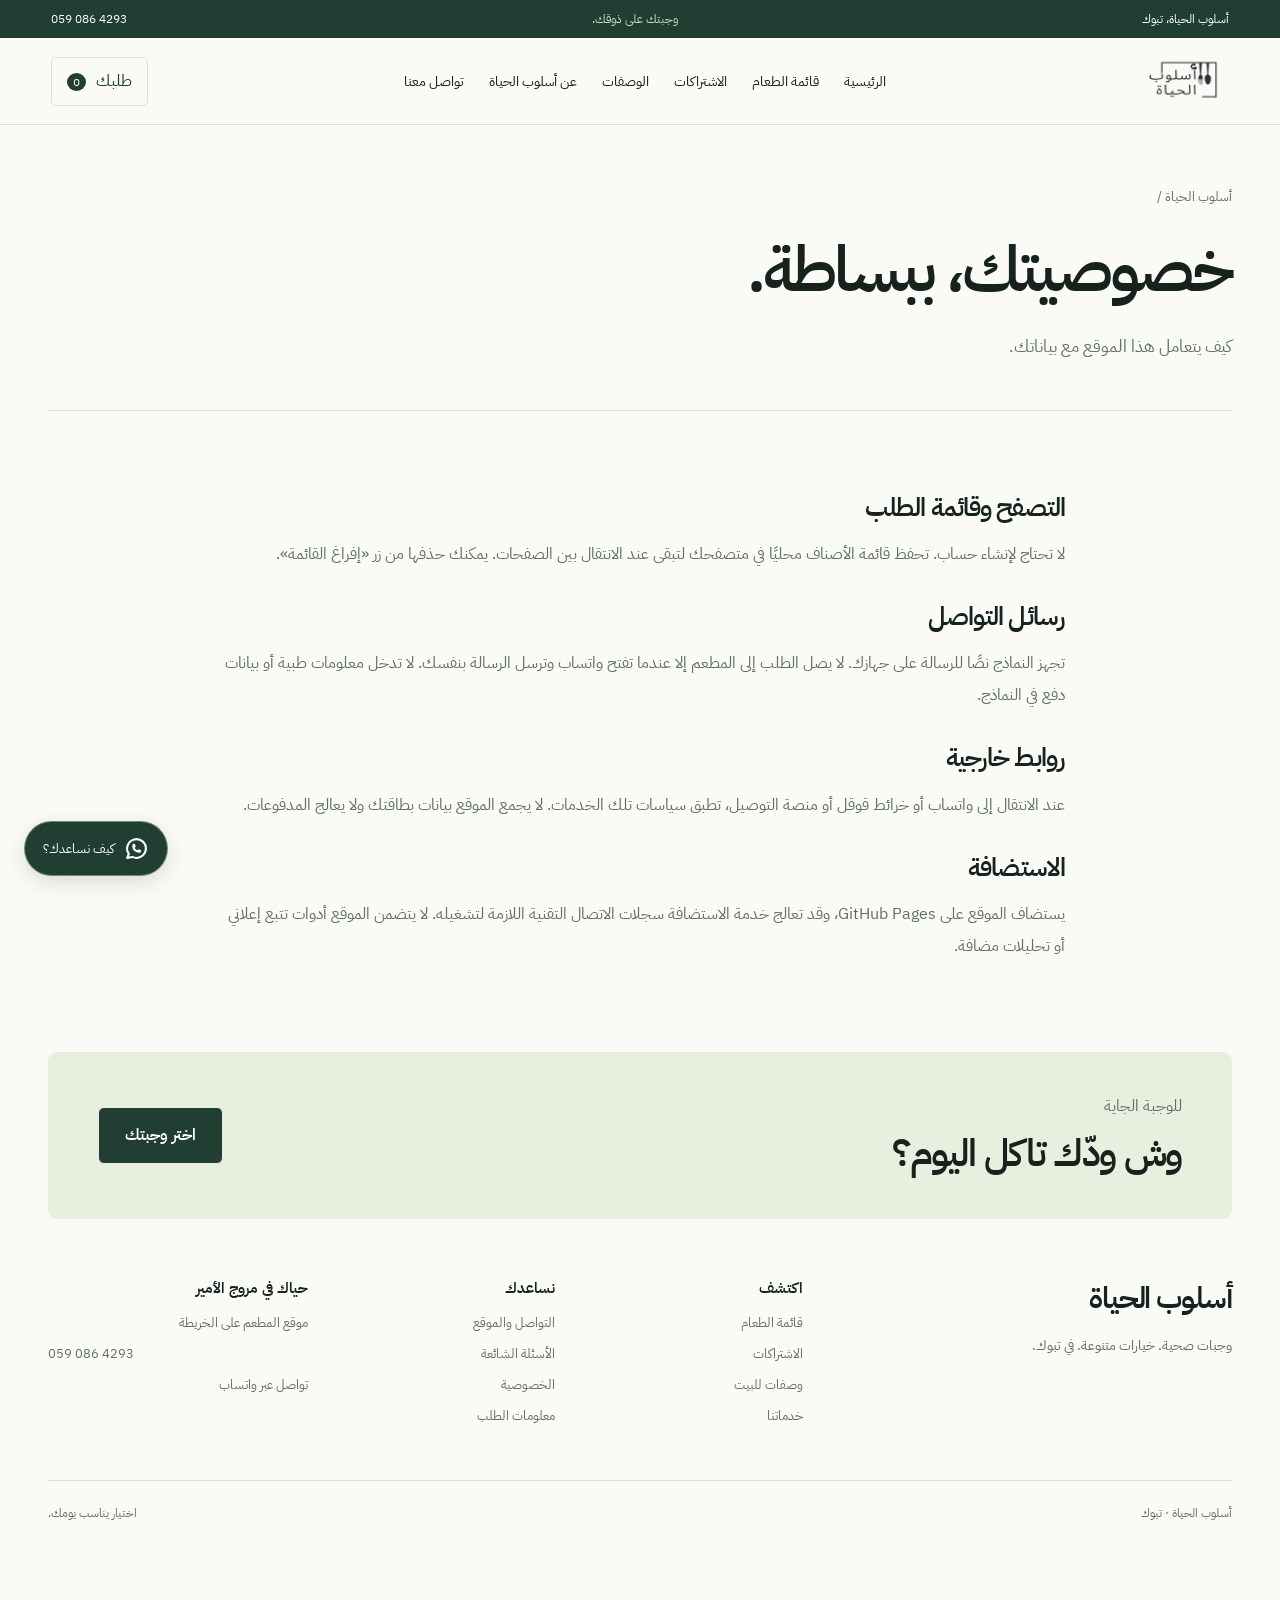
<file: privacy.html>
<!doctype html><html lang="ar" dir="rtl"><head><meta charset="utf-8"><meta name="viewport" content="width=device-width,initial-scale=1"><meta name="theme-color" content="#203e31"><meta name="description" content="أسلوب الحياة في تبوك. استعرض الأطباق والأحجام، جهز طلبك، واستفسر عن الاشتراكات والتوصيل."><meta name="robots" content="noindex,nofollow"><title>الخصوصية | أسلوب الحياة — تبوك</title><meta property="og:title" content="الخصوصية | أسلوب الحياة"><meta property="og:image" content="https://az212z.github.io/lifestyle-tabuk/assets/cover.webp"><link rel="icon" href="assets/logo.webp"><link rel="stylesheet" href="style.css"><script src="app.js" defer></script></head><body><a class="skip" href="#main">انتقل للمحتوى</a><div class="topline">أسلوب الحياة، تبوك <span>وجبتك على ذوقك.</span><a href="tel:+966590864293" dir="ltr">059 086 4293</a></div><header><div class="header-inner"><a class="brand" href="index.html" aria-label="أسلوب الحياة الرئيسية"><img src="assets/logo.webp" alt="أسلوب الحياة" width="110" height="85"></a><nav id="navigation" aria-label="القائمة الرئيسية"><a href="index.html" >الرئيسية</a><a href="menu.html" >قائمة الطعام</a><a href="subscriptions.html" >الاشتراكات</a><a href="recipes.html" >الوصفات</a><a href="about.html" >عن أسلوب الحياة</a><a href="contact.html" >تواصل معنا</a></nav><div class="header-actions"><button class="cart-button" aria-label="عرض قائمة الطلب">طلبك <span class="cart-count">0</span></button><button class="nav-toggle" aria-expanded="false" aria-controls="navigation">القائمة</button></div></div></header><main id="main"><section class="page-intro wrap"><a class="crumb" href="index.html">أسلوب الحياة /</a><h1>خصوصيتك، ببساطة.</h1><p>كيف يتعامل هذا الموقع مع بياناتك.</p></section><article class="wrap prose"><h2>التصفح وقائمة الطلب</h2><p>لا تحتاج لإنشاء حساب. تحفظ قائمة الأصناف محليًا في متصفحك لتبقى عند الانتقال بين الصفحات. يمكنك حذفها من زر «إفراغ القائمة».</p><h2>رسائل التواصل</h2><p>تجهز النماذج نصًا للرسالة على جهازك. لا يصل الطلب إلى المطعم إلا عندما تفتح واتساب وترسل الرسالة بنفسك. لا تدخل معلومات طبية أو بيانات دفع في النماذج.</p><h2>روابط خارجية</h2><p>عند الانتقال إلى واتساب أو خرائط قوقل أو منصة التوصيل، تطبق سياسات تلك الخدمات. لا يجمع الموقع بيانات بطاقتك ولا يعالج المدفوعات.</p><h2>الاستضافة</h2><p>يستضاف الموقع على GitHub Pages، وقد تعالج خدمة الاستضافة سجلات الاتصال التقنية اللازمة لتشغيله. لا يتضمن الموقع أدوات تتبع إعلاني أو تحليلات مضافة.</p></article></main><section class="closing wrap"><div><p>للوجبة الجاية</p><h2>وش ودّك تاكل اليوم؟</h2></div><a class="button light" href="menu.html">اختر وجبتك</a></section><footer class="wrap"><div class="footer-top"><div><h2>أسلوب الحياة</h2><p>وجبات صحية. خيارات متنوعة. في تبوك.</p></div><div><h3>اكتشف</h3><a href="menu.html">قائمة الطعام</a><a href="subscriptions.html">الاشتراكات</a><a href="recipes.html">وصفات للبيت</a><a href="services.html">خدماتنا</a></div><div><h3>نساعدك</h3><a href="contact.html">التواصل والموقع</a><a href="faq.html">الأسئلة الشائعة</a><a href="privacy.html">الخصوصية</a><a href="terms.html">معلومات الطلب</a></div><div><h3>حياك في مروج الأمير</h3><a href="https://www.google.com/maps/search/?api=1&query=28.4383288%2C36.5571943" target="_blank" rel="noopener">موقع المطعم على الخريطة</a><a href="tel:+966590864293" dir="ltr">059 086 4293</a><a href="https://wa.me/966590864293" target="_blank" rel="noopener">تواصل عبر واتساب</a></div></div><div class="footer-bottom">أسلوب الحياة · تبوك <span>اختيار يناسب يومك.</span></div></footer><a class="wa-float" href="https://wa.me/966590864293" target="_blank" rel="noopener" aria-label="تواصل عبر واتساب"><img src="assets/whatsapp.svg" alt="" width="25" height="25"><span>كيف نساعدك؟</span></a><dialog id="product-dialog" aria-labelledby="product-title"><button class="dialog-close" aria-label="إغلاق تفاصيل الطبق">×</button><div id="product-content"></div></dialog><dialog id="cart-dialog" aria-labelledby="cart-title"><button class="dialog-close" aria-label="إغلاق قائمة الطلب">×</button><h2 id="cart-title">قائمة طلبك</h2><p class="muted">راجع اختياراتك قبل إرسالها للمطعم.</p><div id="cart-items"></div><div id="cart-bottom"></div></dialog><div class="toast" role="status" aria-live="polite"></div></body></html>
</file>
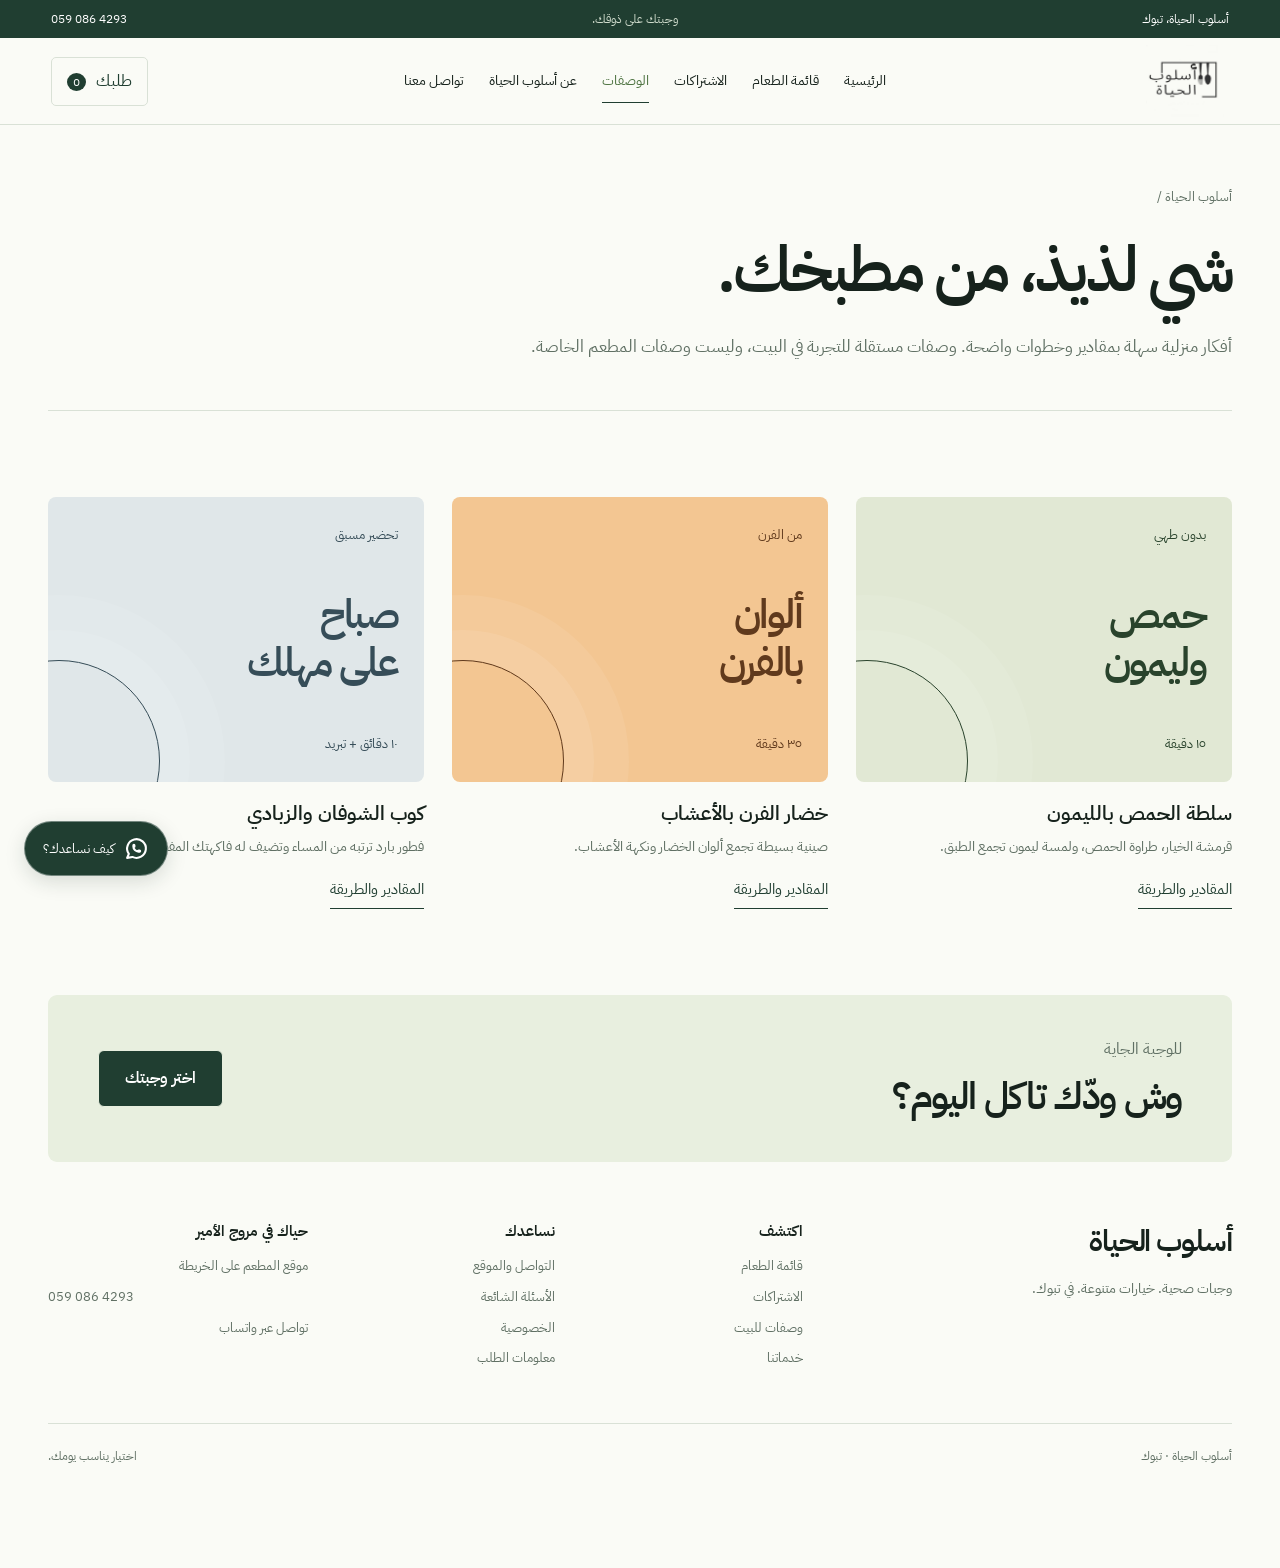
<file: recipes.html>
<!doctype html><html lang="ar" dir="rtl"><head><meta charset="utf-8"><meta name="viewport" content="width=device-width,initial-scale=1"><meta name="theme-color" content="#203e31"><meta name="description" content="أسلوب الحياة في تبوك. استعرض الأطباق والأحجام، جهز طلبك، واستفسر عن الاشتراكات والتوصيل."><meta name="robots" content="noindex,nofollow"><title>وصفات للبيت | أسلوب الحياة — تبوك</title><meta property="og:title" content="وصفات للبيت | أسلوب الحياة"><meta property="og:image" content="https://az212z.github.io/lifestyle-tabuk/assets/cover.webp"><link rel="icon" href="assets/logo.webp"><link rel="stylesheet" href="style.css"><script src="app.js" defer></script></head><body><a class="skip" href="#main">انتقل للمحتوى</a><div class="topline">أسلوب الحياة، تبوك <span>وجبتك على ذوقك.</span><a href="tel:+966590864293" dir="ltr">059 086 4293</a></div><header><div class="header-inner"><a class="brand" href="index.html" aria-label="أسلوب الحياة الرئيسية"><img src="assets/logo.webp" alt="أسلوب الحياة" width="110" height="85"></a><nav id="navigation" aria-label="القائمة الرئيسية"><a href="index.html" >الرئيسية</a><a href="menu.html" >قائمة الطعام</a><a href="subscriptions.html" >الاشتراكات</a><a href="recipes.html" aria-current="page">الوصفات</a><a href="about.html" >عن أسلوب الحياة</a><a href="contact.html" >تواصل معنا</a></nav><div class="header-actions"><button class="cart-button" aria-label="عرض قائمة الطلب">طلبك <span class="cart-count">0</span></button><button class="nav-toggle" aria-expanded="false" aria-controls="navigation">القائمة</button></div></div></header><main id="main"><section class="page-intro wrap"><a class="crumb" href="index.html">أسلوب الحياة /</a><h1>شي لذيذ، من مطبخك.</h1><p>أفكار منزلية سهلة بمقادير وخطوات واضحة. وصفات مستقلة للتجربة في البيت، وليست وصفات المطعم الخاصة.</p></section><section class="wrap section"><div class="recipe-grid"><a class="recipe-card r0" href="chickpea-salad.html"><div class="recipe-art"><span>بدون طهي</span><b>حمص<br>وليمون</b><small>١٥ دقيقة</small></div><h3>سلطة الحمص بالليمون</h3><p>قرمشة الخيار، طراوة الحمص، ولمسة ليمون تجمع الطبق.</p><span class="text-link">المقادير والطريقة</span></a><a class="recipe-card r1" href="roasted-vegetables.html"><div class="recipe-art"><span>من الفرن</span><b>ألوان<br>بالفرن</b><small>٣٥ دقيقة</small></div><h3>خضار الفرن بالأعشاب</h3><p>صينية بسيطة تجمع ألوان الخضار ونكهة الأعشاب.</p><span class="text-link">المقادير والطريقة</span></a><a class="recipe-card r2" href="yogurt-oats.html"><div class="recipe-art"><span>تحضير مسبق</span><b>صباح<br>على مهلك</b><small>١٠ دقائق + تبريد</small></div><h3>كوب الشوفان والزبادي</h3><p>فطور بارد ترتبه من المساء وتضيف له فاكهتك المفضلة.</p><span class="text-link">المقادير والطريقة</span></a></div></section></main><section class="closing wrap"><div><p>للوجبة الجاية</p><h2>وش ودّك تاكل اليوم؟</h2></div><a class="button light" href="menu.html">اختر وجبتك</a></section><footer class="wrap"><div class="footer-top"><div><h2>أسلوب الحياة</h2><p>وجبات صحية. خيارات متنوعة. في تبوك.</p></div><div><h3>اكتشف</h3><a href="menu.html">قائمة الطعام</a><a href="subscriptions.html">الاشتراكات</a><a href="recipes.html">وصفات للبيت</a><a href="services.html">خدماتنا</a></div><div><h3>نساعدك</h3><a href="contact.html">التواصل والموقع</a><a href="faq.html">الأسئلة الشائعة</a><a href="privacy.html">الخصوصية</a><a href="terms.html">معلومات الطلب</a></div><div><h3>حياك في مروج الأمير</h3><a href="https://www.google.com/maps/search/?api=1&query=28.4383288%2C36.5571943" target="_blank" rel="noopener">موقع المطعم على الخريطة</a><a href="tel:+966590864293" dir="ltr">059 086 4293</a><a href="https://wa.me/966590864293" target="_blank" rel="noopener">تواصل عبر واتساب</a></div></div><div class="footer-bottom">أسلوب الحياة · تبوك <span>اختيار يناسب يومك.</span></div></footer><a class="wa-float" href="https://wa.me/966590864293" target="_blank" rel="noopener" aria-label="تواصل عبر واتساب"><img src="assets/whatsapp.svg" alt="" width="25" height="25"><span>كيف نساعدك؟</span></a><dialog id="product-dialog" aria-labelledby="product-title"><button class="dialog-close" aria-label="إغلاق تفاصيل الطبق">×</button><div id="product-content"></div></dialog><dialog id="cart-dialog" aria-labelledby="cart-title"><button class="dialog-close" aria-label="إغلاق قائمة الطلب">×</button><h2 id="cart-title">قائمة طلبك</h2><p class="muted">راجع اختياراتك قبل إرسالها للمطعم.</p><div id="cart-items"></div><div id="cart-bottom"></div></dialog><div class="toast" role="status" aria-live="polite"></div></body></html>
</file>
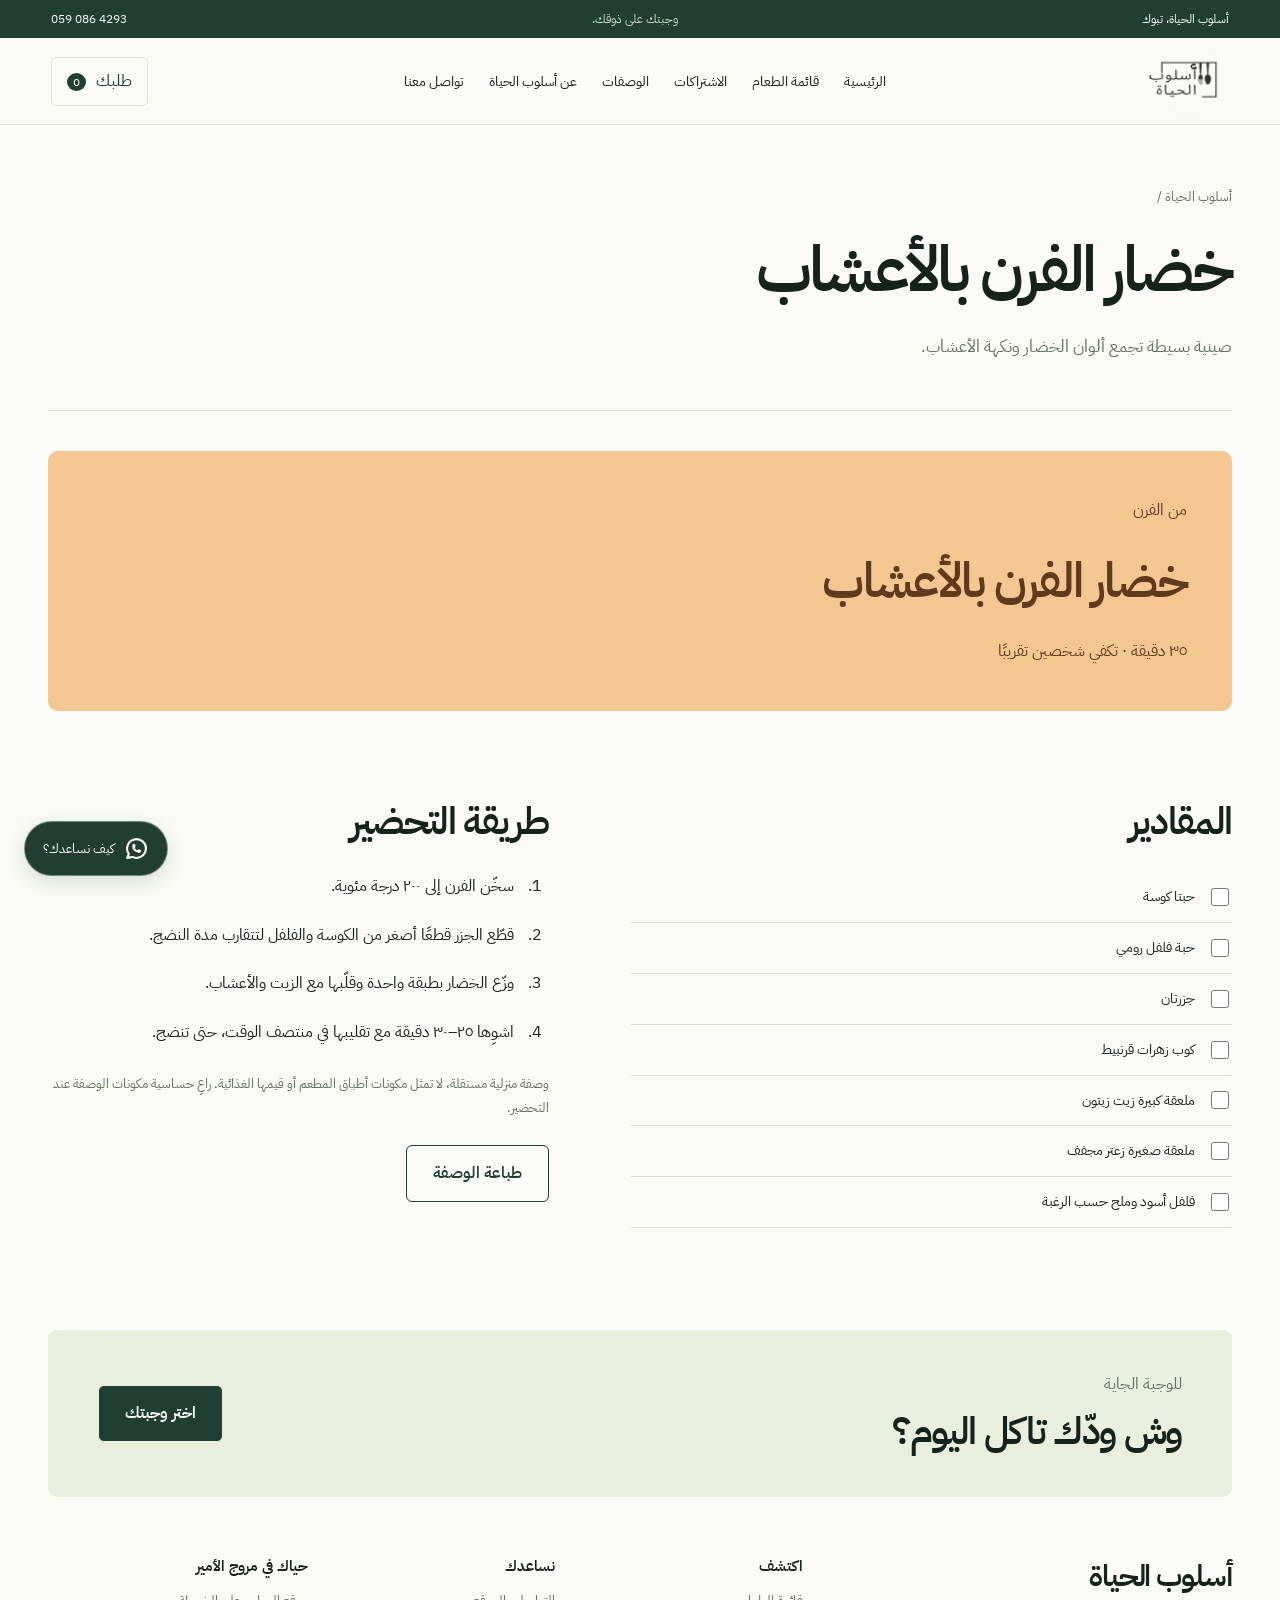
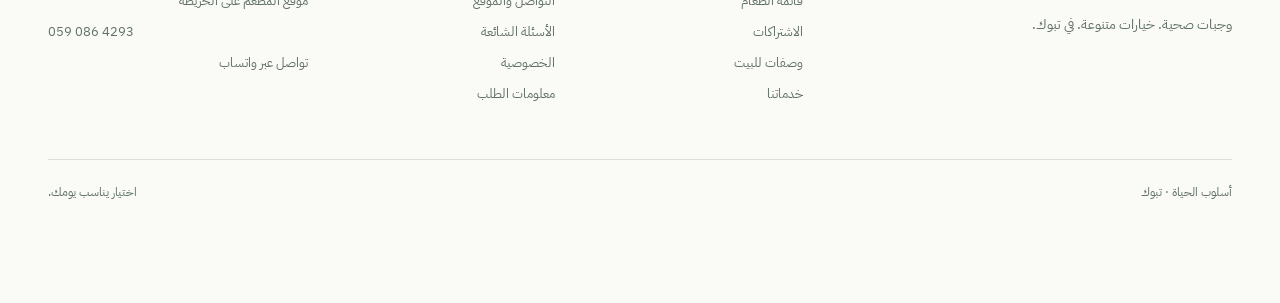
<file: roasted-vegetables.html>
<!doctype html><html lang="ar" dir="rtl"><head><meta charset="utf-8"><meta name="viewport" content="width=device-width,initial-scale=1"><meta name="theme-color" content="#203e31"><meta name="description" content="أسلوب الحياة في تبوك. استعرض الأطباق والأحجام، جهز طلبك، واستفسر عن الاشتراكات والتوصيل."><meta name="robots" content="noindex,nofollow"><title>خضار الفرن بالأعشاب | أسلوب الحياة — تبوك</title><meta property="og:title" content="خضار الفرن بالأعشاب | أسلوب الحياة"><meta property="og:image" content="https://az212z.github.io/lifestyle-tabuk/assets/cover.webp"><link rel="icon" href="assets/logo.webp"><link rel="stylesheet" href="style.css"><script src="app.js" defer></script></head><body><a class="skip" href="#main">انتقل للمحتوى</a><div class="topline">أسلوب الحياة، تبوك <span>وجبتك على ذوقك.</span><a href="tel:+966590864293" dir="ltr">059 086 4293</a></div><header><div class="header-inner"><a class="brand" href="index.html" aria-label="أسلوب الحياة الرئيسية"><img src="assets/logo.webp" alt="أسلوب الحياة" width="110" height="85"></a><nav id="navigation" aria-label="القائمة الرئيسية"><a href="index.html" >الرئيسية</a><a href="menu.html" >قائمة الطعام</a><a href="subscriptions.html" >الاشتراكات</a><a href="recipes.html" >الوصفات</a><a href="about.html" >عن أسلوب الحياة</a><a href="contact.html" >تواصل معنا</a></nav><div class="header-actions"><button class="cart-button" aria-label="عرض قائمة الطلب">طلبك <span class="cart-count">0</span></button><button class="nav-toggle" aria-expanded="false" aria-controls="navigation">القائمة</button></div></div></header><main id="main"><section class="page-intro wrap"><a class="crumb" href="index.html">أسلوب الحياة /</a><h1>خضار الفرن بالأعشاب</h1><p>صينية بسيطة تجمع ألوان الخضار ونكهة الأعشاب.</p></section><article class="wrap recipe-detail"><div class="recipe-banner r1"><span>من الفرن</span><h2>خضار الفرن بالأعشاب</h2><p>٣٥ دقيقة · تكفي شخصين تقريبًا</p></div><div class="split section"><section><h2>المقادير</h2><ul class="ingredients"><li><label><input type="checkbox">حبتا كوسة</label></li><li><label><input type="checkbox">حبة فلفل رومي</label></li><li><label><input type="checkbox">جزرتان</label></li><li><label><input type="checkbox">كوب زهرات قرنبيط</label></li><li><label><input type="checkbox">ملعقة كبيرة زيت زيتون</label></li><li><label><input type="checkbox">ملعقة صغيرة زعتر مجفف</label></li><li><label><input type="checkbox">فلفل أسود وملح حسب الرغبة</label></li></ul></section><section><h2>طريقة التحضير</h2><ol class="cooking"><li>سخّن الفرن إلى ٢٠٠ درجة مئوية.</li><li>قطّع الجزر قطعًا أصغر من الكوسة والفلفل لتتقارب مدة النضج.</li><li>وزّع الخضار بطبقة واحدة وقلّبها مع الزيت والأعشاب.</li><li>اشوِها ٢٥–٣٠ دقيقة مع تقليبها في منتصف الوقت، حتى تنضج.</li></ol><p class="small">وصفة منزلية مستقلة، لا تمثل مكونات أطباق المطعم أو قيمها الغذائية. راعِ حساسية مكونات الوصفة عند التحضير.</p><button class="button outline" id="print-recipe">طباعة الوصفة</button></section></div></article></main><section class="closing wrap"><div><p>للوجبة الجاية</p><h2>وش ودّك تاكل اليوم؟</h2></div><a class="button light" href="menu.html">اختر وجبتك</a></section><footer class="wrap"><div class="footer-top"><div><h2>أسلوب الحياة</h2><p>وجبات صحية. خيارات متنوعة. في تبوك.</p></div><div><h3>اكتشف</h3><a href="menu.html">قائمة الطعام</a><a href="subscriptions.html">الاشتراكات</a><a href="recipes.html">وصفات للبيت</a><a href="services.html">خدماتنا</a></div><div><h3>نساعدك</h3><a href="contact.html">التواصل والموقع</a><a href="faq.html">الأسئلة الشائعة</a><a href="privacy.html">الخصوصية</a><a href="terms.html">معلومات الطلب</a></div><div><h3>حياك في مروج الأمير</h3><a href="https://www.google.com/maps/search/?api=1&query=28.4383288%2C36.5571943" target="_blank" rel="noopener">موقع المطعم على الخريطة</a><a href="tel:+966590864293" dir="ltr">059 086 4293</a><a href="https://wa.me/966590864293" target="_blank" rel="noopener">تواصل عبر واتساب</a></div></div><div class="footer-bottom">أسلوب الحياة · تبوك <span>اختيار يناسب يومك.</span></div></footer><a class="wa-float" href="https://wa.me/966590864293" target="_blank" rel="noopener" aria-label="تواصل عبر واتساب"><img src="assets/whatsapp.svg" alt="" width="25" height="25"><span>كيف نساعدك؟</span></a><dialog id="product-dialog" aria-labelledby="product-title"><button class="dialog-close" aria-label="إغلاق تفاصيل الطبق">×</button><div id="product-content"></div></dialog><dialog id="cart-dialog" aria-labelledby="cart-title"><button class="dialog-close" aria-label="إغلاق قائمة الطلب">×</button><h2 id="cart-title">قائمة طلبك</h2><p class="muted">راجع اختياراتك قبل إرسالها للمطعم.</p><div id="cart-items"></div><div id="cart-bottom"></div></dialog><div class="toast" role="status" aria-live="polite"></div></body></html>
</file>
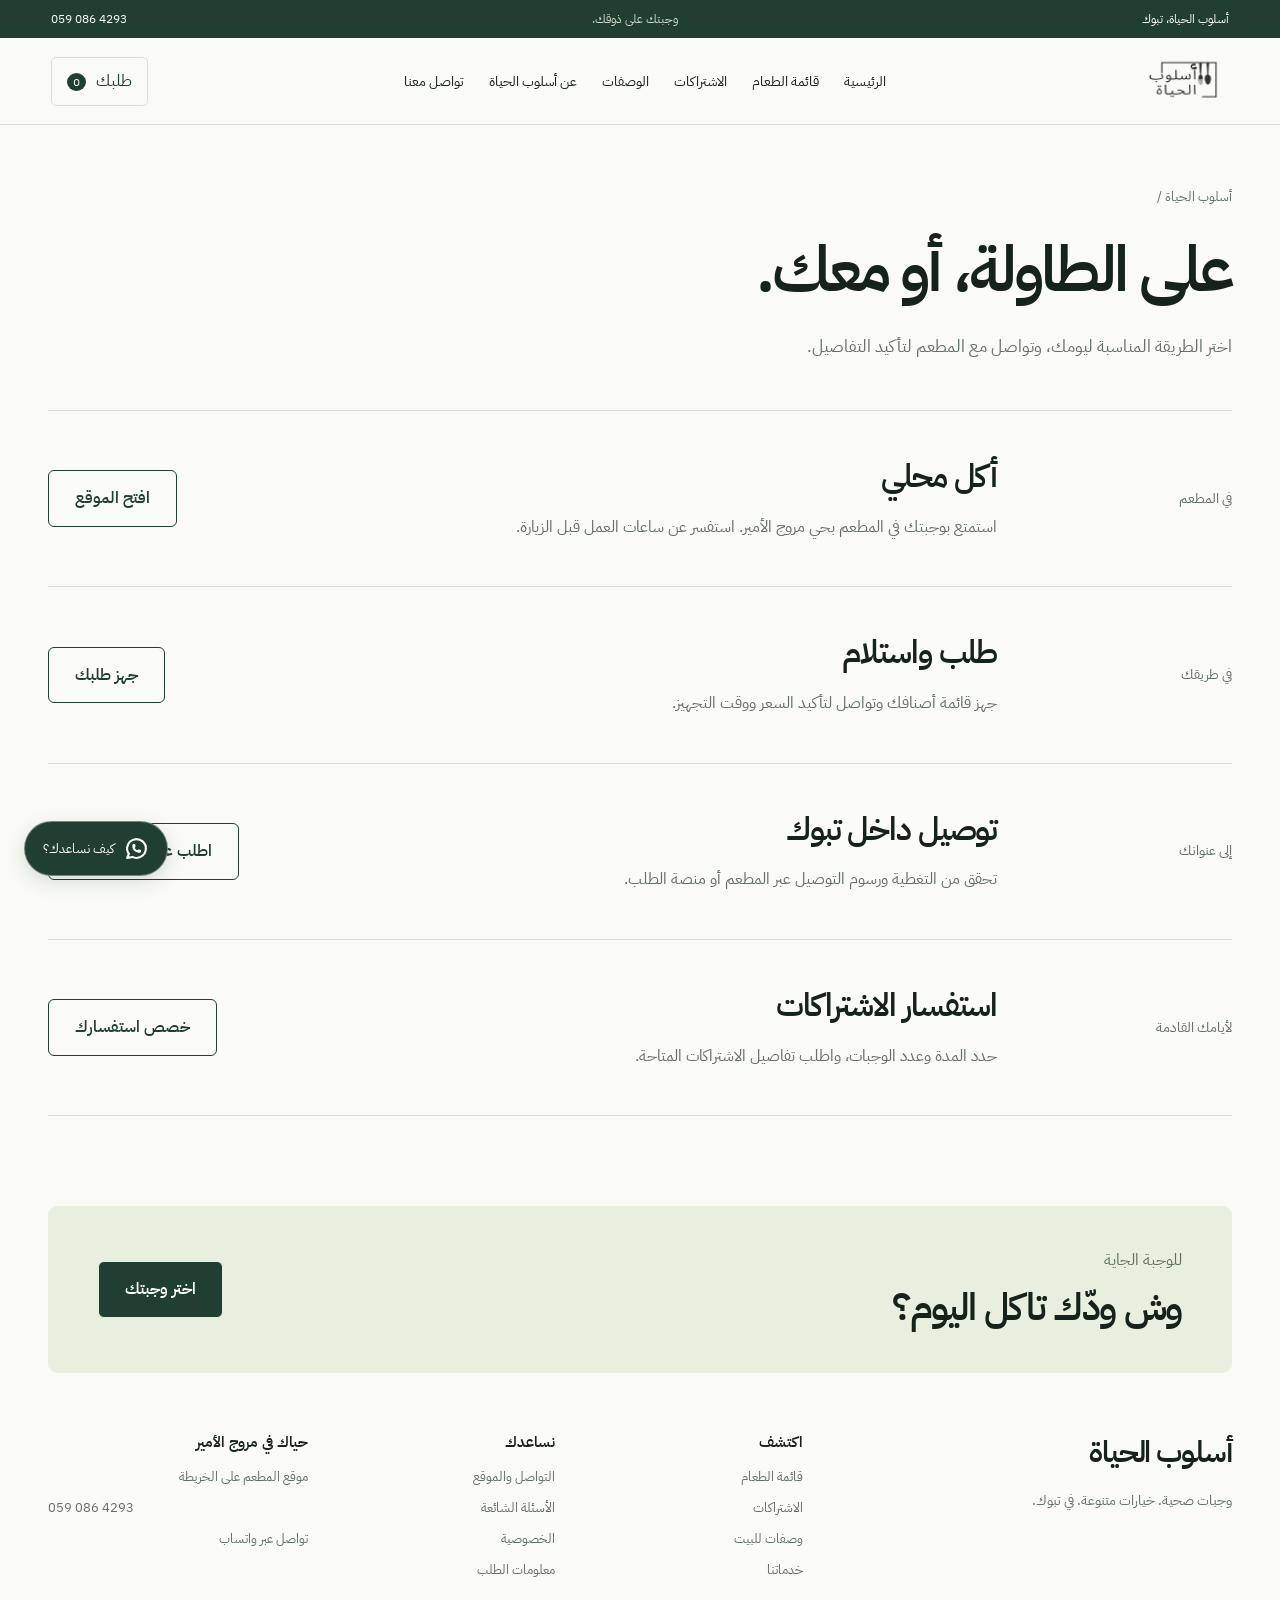
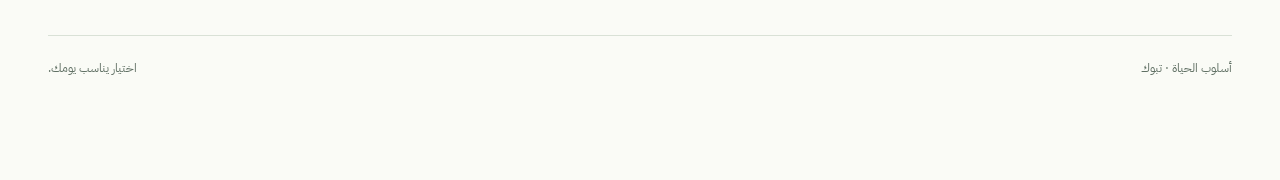
<file: services.html>
<!doctype html><html lang="ar" dir="rtl"><head><meta charset="utf-8"><meta name="viewport" content="width=device-width,initial-scale=1"><meta name="theme-color" content="#203e31"><meta name="description" content="أسلوب الحياة في تبوك. استعرض الأطباق والأحجام، جهز طلبك، واستفسر عن الاشتراكات والتوصيل."><meta name="robots" content="noindex,nofollow"><title>خدماتنا | أسلوب الحياة — تبوك</title><meta property="og:title" content="خدماتنا | أسلوب الحياة"><meta property="og:image" content="https://az212z.github.io/lifestyle-tabuk/assets/cover.webp"><link rel="icon" href="assets/logo.webp"><link rel="stylesheet" href="style.css"><script src="app.js" defer></script></head><body><a class="skip" href="#main">انتقل للمحتوى</a><div class="topline">أسلوب الحياة، تبوك <span>وجبتك على ذوقك.</span><a href="tel:+966590864293" dir="ltr">059 086 4293</a></div><header><div class="header-inner"><a class="brand" href="index.html" aria-label="أسلوب الحياة الرئيسية"><img src="assets/logo.webp" alt="أسلوب الحياة" width="110" height="85"></a><nav id="navigation" aria-label="القائمة الرئيسية"><a href="index.html" >الرئيسية</a><a href="menu.html" >قائمة الطعام</a><a href="subscriptions.html" >الاشتراكات</a><a href="recipes.html" >الوصفات</a><a href="about.html" >عن أسلوب الحياة</a><a href="contact.html" >تواصل معنا</a></nav><div class="header-actions"><button class="cart-button" aria-label="عرض قائمة الطلب">طلبك <span class="cart-count">0</span></button><button class="nav-toggle" aria-expanded="false" aria-controls="navigation">القائمة</button></div></div></header><main id="main"><section class="page-intro wrap"><a class="crumb" href="index.html">أسلوب الحياة /</a><h1>على الطاولة، أو معك.</h1><p>اختر الطريقة المناسبة ليومك، وتواصل مع المطعم لتأكيد التفاصيل.</p></section><section class="wrap service-list"><article><span>في المطعم</span><div><h2>أكل محلي</h2><p>استمتع بوجبتك في المطعم بحي مروج الأمير. استفسر عن ساعات العمل قبل الزيارة.</p></div><a class="button outline" href="https://www.google.com/maps/search/?api=1&query=28.4383288%2C36.5571943">افتح الموقع</a></article><article><span>في طريقك</span><div><h2>طلب واستلام</h2><p>جهز قائمة أصنافك وتواصل لتأكيد السعر ووقت التجهيز.</p></div><a class="button outline" href="menu.html">جهز طلبك</a></article><article><span>إلى عنوانك</span><div><h2>توصيل داخل تبوك</h2><p>تحقق من التغطية ورسوم التوصيل عبر المطعم أو منصة الطلب.</p></div><a class="button outline" href="https://hungerstation.com/sa-ar/restaurant/تبوك/العزيزية-القديمة/118065">اطلب عبر هنقرستيشن</a></article><article><span>لأيامك القادمة</span><div><h2>استفسار الاشتراكات</h2><p>حدد المدة وعدد الوجبات، واطلب تفاصيل الاشتراكات المتاحة.</p></div><a class="button outline" href="subscriptions.html">خصص استفسارك</a></article></section></main><section class="closing wrap"><div><p>للوجبة الجاية</p><h2>وش ودّك تاكل اليوم؟</h2></div><a class="button light" href="menu.html">اختر وجبتك</a></section><footer class="wrap"><div class="footer-top"><div><h2>أسلوب الحياة</h2><p>وجبات صحية. خيارات متنوعة. في تبوك.</p></div><div><h3>اكتشف</h3><a href="menu.html">قائمة الطعام</a><a href="subscriptions.html">الاشتراكات</a><a href="recipes.html">وصفات للبيت</a><a href="services.html">خدماتنا</a></div><div><h3>نساعدك</h3><a href="contact.html">التواصل والموقع</a><a href="faq.html">الأسئلة الشائعة</a><a href="privacy.html">الخصوصية</a><a href="terms.html">معلومات الطلب</a></div><div><h3>حياك في مروج الأمير</h3><a href="https://www.google.com/maps/search/?api=1&query=28.4383288%2C36.5571943" target="_blank" rel="noopener">موقع المطعم على الخريطة</a><a href="tel:+966590864293" dir="ltr">059 086 4293</a><a href="https://wa.me/966590864293" target="_blank" rel="noopener">تواصل عبر واتساب</a></div></div><div class="footer-bottom">أسلوب الحياة · تبوك <span>اختيار يناسب يومك.</span></div></footer><a class="wa-float" href="https://wa.me/966590864293" target="_blank" rel="noopener" aria-label="تواصل عبر واتساب"><img src="assets/whatsapp.svg" alt="" width="25" height="25"><span>كيف نساعدك؟</span></a><dialog id="product-dialog" aria-labelledby="product-title"><button class="dialog-close" aria-label="إغلاق تفاصيل الطبق">×</button><div id="product-content"></div></dialog><dialog id="cart-dialog" aria-labelledby="cart-title"><button class="dialog-close" aria-label="إغلاق قائمة الطلب">×</button><h2 id="cart-title">قائمة طلبك</h2><p class="muted">راجع اختياراتك قبل إرسالها للمطعم.</p><div id="cart-items"></div><div id="cart-bottom"></div></dialog><div class="toast" role="status" aria-live="polite"></div></body></html>
</file>
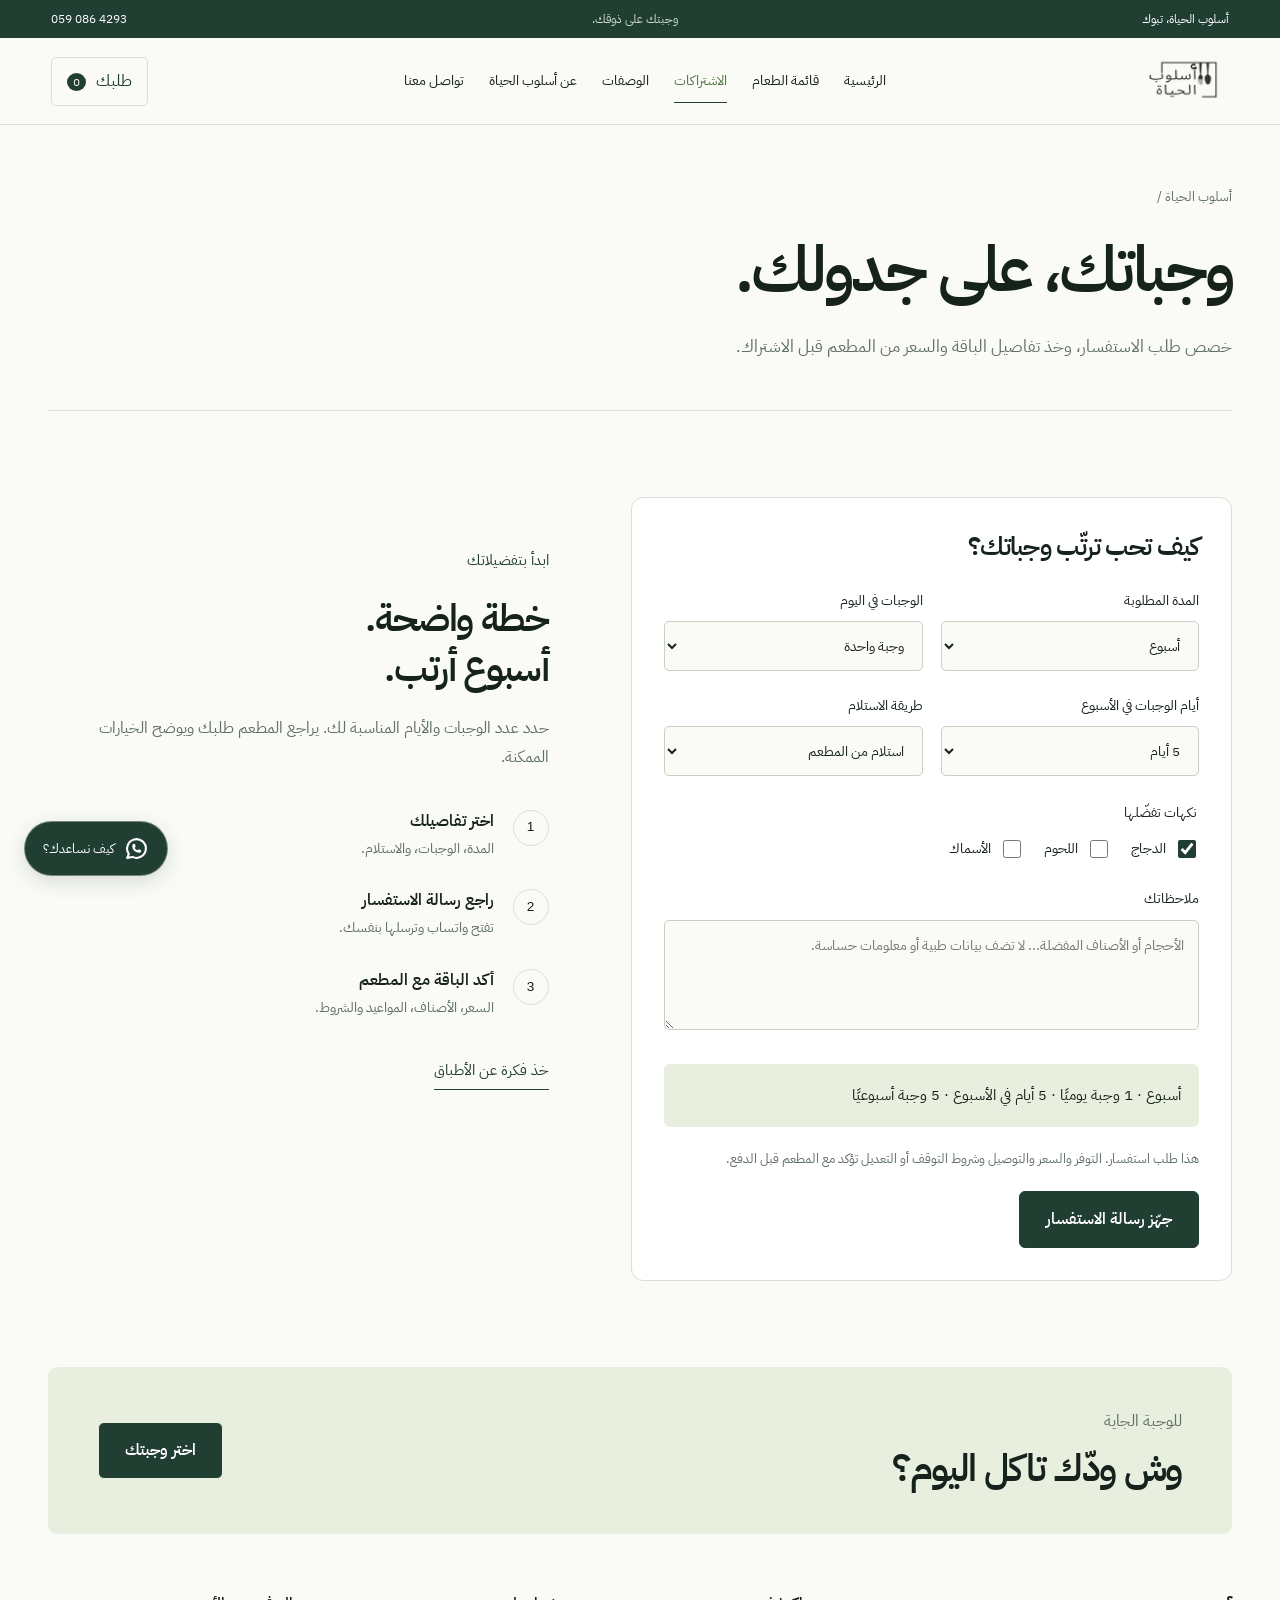
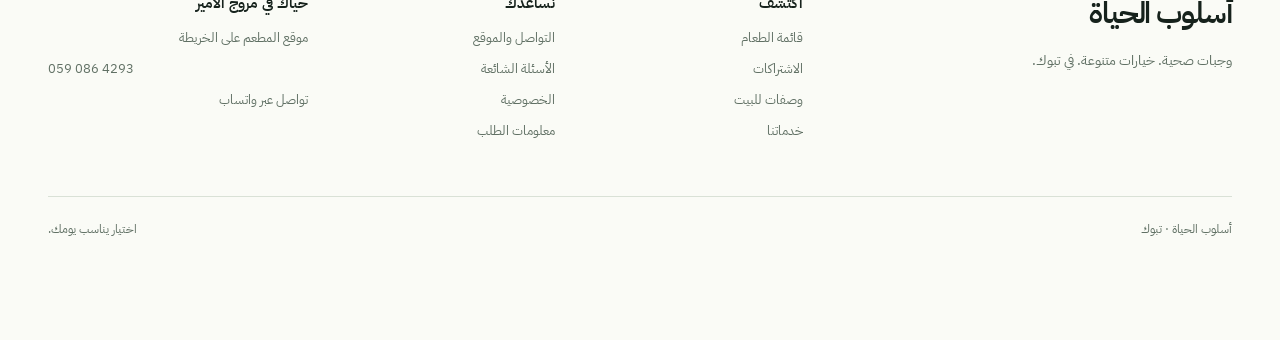
<file: subscriptions.html>
<!doctype html><html lang="ar" dir="rtl"><head><meta charset="utf-8"><meta name="viewport" content="width=device-width,initial-scale=1"><meta name="theme-color" content="#203e31"><meta name="description" content="أسلوب الحياة في تبوك. استعرض الأطباق والأحجام، جهز طلبك، واستفسر عن الاشتراكات والتوصيل."><meta name="robots" content="noindex,nofollow"><title>الاشتراكات | أسلوب الحياة — تبوك</title><meta property="og:title" content="الاشتراكات | أسلوب الحياة"><meta property="og:image" content="https://az212z.github.io/lifestyle-tabuk/assets/cover.webp"><link rel="icon" href="assets/logo.webp"><link rel="stylesheet" href="style.css"><script src="app.js" defer></script></head><body><a class="skip" href="#main">انتقل للمحتوى</a><div class="topline">أسلوب الحياة، تبوك <span>وجبتك على ذوقك.</span><a href="tel:+966590864293" dir="ltr">059 086 4293</a></div><header><div class="header-inner"><a class="brand" href="index.html" aria-label="أسلوب الحياة الرئيسية"><img src="assets/logo.webp" alt="أسلوب الحياة" width="110" height="85"></a><nav id="navigation" aria-label="القائمة الرئيسية"><a href="index.html" >الرئيسية</a><a href="menu.html" >قائمة الطعام</a><a href="subscriptions.html" aria-current="page">الاشتراكات</a><a href="recipes.html" >الوصفات</a><a href="about.html" >عن أسلوب الحياة</a><a href="contact.html" >تواصل معنا</a></nav><div class="header-actions"><button class="cart-button" aria-label="عرض قائمة الطلب">طلبك <span class="cart-count">0</span></button><button class="nav-toggle" aria-expanded="false" aria-controls="navigation">القائمة</button></div></div></header><main id="main"><section class="page-intro wrap"><a class="crumb" href="index.html">أسلوب الحياة /</a><h1>وجباتك، على جدولك.</h1><p>خصص طلب الاستفسار، وخذ تفاصيل الباقة والسعر من المطعم قبل الاشتراك.</p></section><section class="wrap split section"><form id="subscription-form" class="form-panel"><h2>كيف تحب ترتّب وجباتك؟</h2><div class="form-grid"><label>المدة المطلوبة<select name="duration"><option>أسبوع</option><option>أسبوعان</option><option>شهر</option><option>مدة أخرى</option></select></label><label>الوجبات في اليوم<select name="meals"><option value="1">وجبة واحدة</option><option value="2">وجبتان</option><option value="3">ثلاث وجبات</option></select></label><label>أيام الوجبات في الأسبوع<select name="days"><option value="5">5 أيام</option><option value="6">6 أيام</option><option value="7">7 أيام</option></select></label><label>طريقة الاستلام<select name="delivery"><option>استلام من المطعم</option><option>توصيل داخل تبوك، إن توفر</option></select></label></div><fieldset><legend>نكهات تفضّلها</legend><div class="choices"><label><input type="checkbox" name="preferences" value="الدجاج" checked> الدجاج</label><label><input type="checkbox" name="preferences" value="اللحوم"> اللحوم</label><label><input type="checkbox" name="preferences" value="الأسماك"> الأسماك</label></div></fieldset><label>ملاحظاتك<textarea name="notes" maxlength="500" placeholder="الأحجام أو الأصناف المفضلة... لا تضف بيانات طبية أو معلومات حساسة."></textarea></label><div class="request-summary" id="plan-summary" aria-live="polite"></div><p class="small">هذا طلب استفسار. التوفر والسعر والتوصيل وشروط التوقف أو التعديل تؤكد مع المطعم قبل الدفع.</p><button class="button" type="submit">جهّز رسالة الاستفسار</button><div id="subscription-result" class="message-result" hidden></div></form><aside class="editorial-aside"><p class="kicker">ابدأ بتفضيلاتك</p><h2>خطة واضحة.<br>أسبوع أرتب.</h2><p>حدد عدد الوجبات والأيام المناسبة لك. يراجع المطعم طلبك ويوضح الخيارات الممكنة.</p><ol class="steps"><li><b>اختر تفاصيلك</b><span>المدة، الوجبات، والاستلام.</span></li><li><b>راجع رسالة الاستفسار</b><span>تفتح واتساب وترسلها بنفسك.</span></li><li><b>أكد الباقة مع المطعم</b><span>السعر، الأصناف، المواعيد والشروط.</span></li></ol><a href="menu.html" class="text-link">خذ فكرة عن الأطباق</a></aside></section></main><section class="closing wrap"><div><p>للوجبة الجاية</p><h2>وش ودّك تاكل اليوم؟</h2></div><a class="button light" href="menu.html">اختر وجبتك</a></section><footer class="wrap"><div class="footer-top"><div><h2>أسلوب الحياة</h2><p>وجبات صحية. خيارات متنوعة. في تبوك.</p></div><div><h3>اكتشف</h3><a href="menu.html">قائمة الطعام</a><a href="subscriptions.html">الاشتراكات</a><a href="recipes.html">وصفات للبيت</a><a href="services.html">خدماتنا</a></div><div><h3>نساعدك</h3><a href="contact.html">التواصل والموقع</a><a href="faq.html">الأسئلة الشائعة</a><a href="privacy.html">الخصوصية</a><a href="terms.html">معلومات الطلب</a></div><div><h3>حياك في مروج الأمير</h3><a href="https://www.google.com/maps/search/?api=1&query=28.4383288%2C36.5571943" target="_blank" rel="noopener">موقع المطعم على الخريطة</a><a href="tel:+966590864293" dir="ltr">059 086 4293</a><a href="https://wa.me/966590864293" target="_blank" rel="noopener">تواصل عبر واتساب</a></div></div><div class="footer-bottom">أسلوب الحياة · تبوك <span>اختيار يناسب يومك.</span></div></footer><a class="wa-float" href="https://wa.me/966590864293" target="_blank" rel="noopener" aria-label="تواصل عبر واتساب"><img src="assets/whatsapp.svg" alt="" width="25" height="25"><span>كيف نساعدك؟</span></a><dialog id="product-dialog" aria-labelledby="product-title"><button class="dialog-close" aria-label="إغلاق تفاصيل الطبق">×</button><div id="product-content"></div></dialog><dialog id="cart-dialog" aria-labelledby="cart-title"><button class="dialog-close" aria-label="إغلاق قائمة الطلب">×</button><h2 id="cart-title">قائمة طلبك</h2><p class="muted">راجع اختياراتك قبل إرسالها للمطعم.</p><div id="cart-items"></div><div id="cart-bottom"></div></dialog><div class="toast" role="status" aria-live="polite"></div></body></html>
</file>
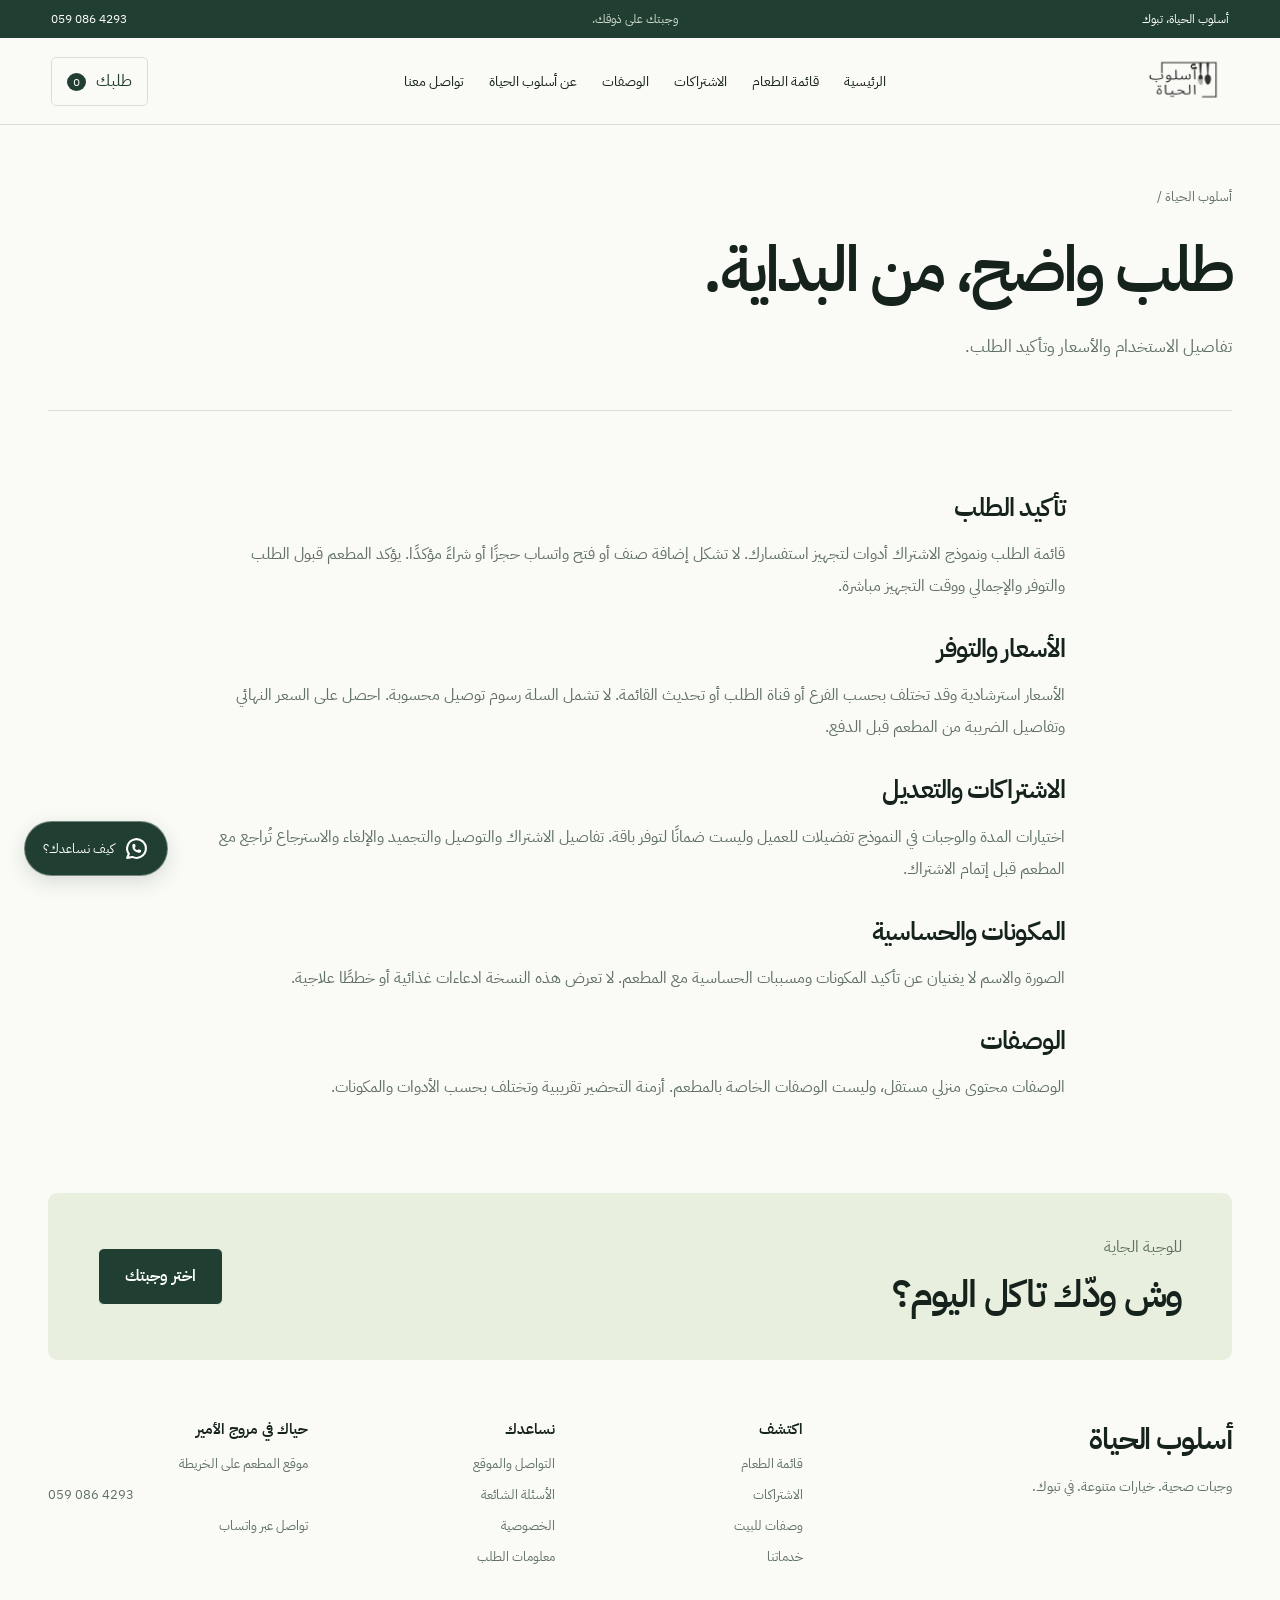
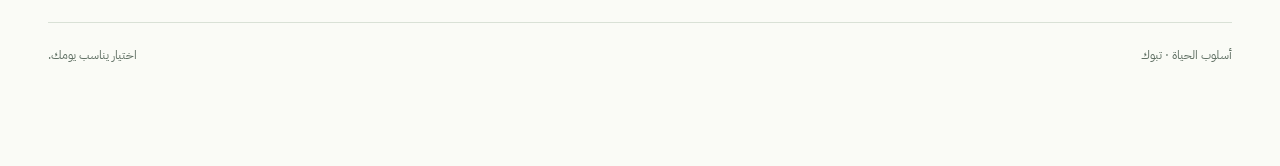
<file: terms.html>
<!doctype html><html lang="ar" dir="rtl"><head><meta charset="utf-8"><meta name="viewport" content="width=device-width,initial-scale=1"><meta name="theme-color" content="#203e31"><meta name="description" content="أسلوب الحياة في تبوك. استعرض الأطباق والأحجام، جهز طلبك، واستفسر عن الاشتراكات والتوصيل."><meta name="robots" content="noindex,nofollow"><title>معلومات الطلب | أسلوب الحياة — تبوك</title><meta property="og:title" content="معلومات الطلب | أسلوب الحياة"><meta property="og:image" content="https://az212z.github.io/lifestyle-tabuk/assets/cover.webp"><link rel="icon" href="assets/logo.webp"><link rel="stylesheet" href="style.css"><script src="app.js" defer></script></head><body><a class="skip" href="#main">انتقل للمحتوى</a><div class="topline">أسلوب الحياة، تبوك <span>وجبتك على ذوقك.</span><a href="tel:+966590864293" dir="ltr">059 086 4293</a></div><header><div class="header-inner"><a class="brand" href="index.html" aria-label="أسلوب الحياة الرئيسية"><img src="assets/logo.webp" alt="أسلوب الحياة" width="110" height="85"></a><nav id="navigation" aria-label="القائمة الرئيسية"><a href="index.html" >الرئيسية</a><a href="menu.html" >قائمة الطعام</a><a href="subscriptions.html" >الاشتراكات</a><a href="recipes.html" >الوصفات</a><a href="about.html" >عن أسلوب الحياة</a><a href="contact.html" >تواصل معنا</a></nav><div class="header-actions"><button class="cart-button" aria-label="عرض قائمة الطلب">طلبك <span class="cart-count">0</span></button><button class="nav-toggle" aria-expanded="false" aria-controls="navigation">القائمة</button></div></div></header><main id="main"><section class="page-intro wrap"><a class="crumb" href="index.html">أسلوب الحياة /</a><h1>طلب واضح، من البداية.</h1><p>تفاصيل الاستخدام والأسعار وتأكيد الطلب.</p></section><article class="wrap prose"><h2>تأكيد الطلب</h2><p>قائمة الطلب ونموذج الاشتراك أدوات لتجهيز استفسارك. لا تشكل إضافة صنف أو فتح واتساب حجزًا أو شراءً مؤكدًا. يؤكد المطعم قبول الطلب والتوفر والإجمالي ووقت التجهيز مباشرة.</p><h2>الأسعار والتوفر</h2><p>الأسعار استرشادية وقد تختلف بحسب الفرع أو قناة الطلب أو تحديث القائمة. لا تشمل السلة رسوم توصيل محسوبة. احصل على السعر النهائي وتفاصيل الضريبة من المطعم قبل الدفع.</p><h2>الاشتراكات والتعديل</h2><p>اختيارات المدة والوجبات في النموذج تفضيلات للعميل وليست ضمانًا لتوفر باقة. تفاصيل الاشتراك والتوصيل والتجميد والإلغاء والاسترجاع تُراجع مع المطعم قبل إتمام الاشتراك.</p><h2>المكونات والحساسية</h2><p>الصورة والاسم لا يغنيان عن تأكيد المكونات ومسببات الحساسية مع المطعم. لا تعرض هذه النسخة ادعاءات غذائية أو خططًا علاجية.</p><h2>الوصفات</h2><p>الوصفات محتوى منزلي مستقل، وليست الوصفات الخاصة بالمطعم. أزمنة التحضير تقريبية وتختلف بحسب الأدوات والمكونات.</p></article></main><section class="closing wrap"><div><p>للوجبة الجاية</p><h2>وش ودّك تاكل اليوم؟</h2></div><a class="button light" href="menu.html">اختر وجبتك</a></section><footer class="wrap"><div class="footer-top"><div><h2>أسلوب الحياة</h2><p>وجبات صحية. خيارات متنوعة. في تبوك.</p></div><div><h3>اكتشف</h3><a href="menu.html">قائمة الطعام</a><a href="subscriptions.html">الاشتراكات</a><a href="recipes.html">وصفات للبيت</a><a href="services.html">خدماتنا</a></div><div><h3>نساعدك</h3><a href="contact.html">التواصل والموقع</a><a href="faq.html">الأسئلة الشائعة</a><a href="privacy.html">الخصوصية</a><a href="terms.html">معلومات الطلب</a></div><div><h3>حياك في مروج الأمير</h3><a href="https://www.google.com/maps/search/?api=1&query=28.4383288%2C36.5571943" target="_blank" rel="noopener">موقع المطعم على الخريطة</a><a href="tel:+966590864293" dir="ltr">059 086 4293</a><a href="https://wa.me/966590864293" target="_blank" rel="noopener">تواصل عبر واتساب</a></div></div><div class="footer-bottom">أسلوب الحياة · تبوك <span>اختيار يناسب يومك.</span></div></footer><a class="wa-float" href="https://wa.me/966590864293" target="_blank" rel="noopener" aria-label="تواصل عبر واتساب"><img src="assets/whatsapp.svg" alt="" width="25" height="25"><span>كيف نساعدك؟</span></a><dialog id="product-dialog" aria-labelledby="product-title"><button class="dialog-close" aria-label="إغلاق تفاصيل الطبق">×</button><div id="product-content"></div></dialog><dialog id="cart-dialog" aria-labelledby="cart-title"><button class="dialog-close" aria-label="إغلاق قائمة الطلب">×</button><h2 id="cart-title">قائمة طلبك</h2><p class="muted">راجع اختياراتك قبل إرسالها للمطعم.</p><div id="cart-items"></div><div id="cart-bottom"></div></dialog><div class="toast" role="status" aria-live="polite"></div></body></html>
</file>
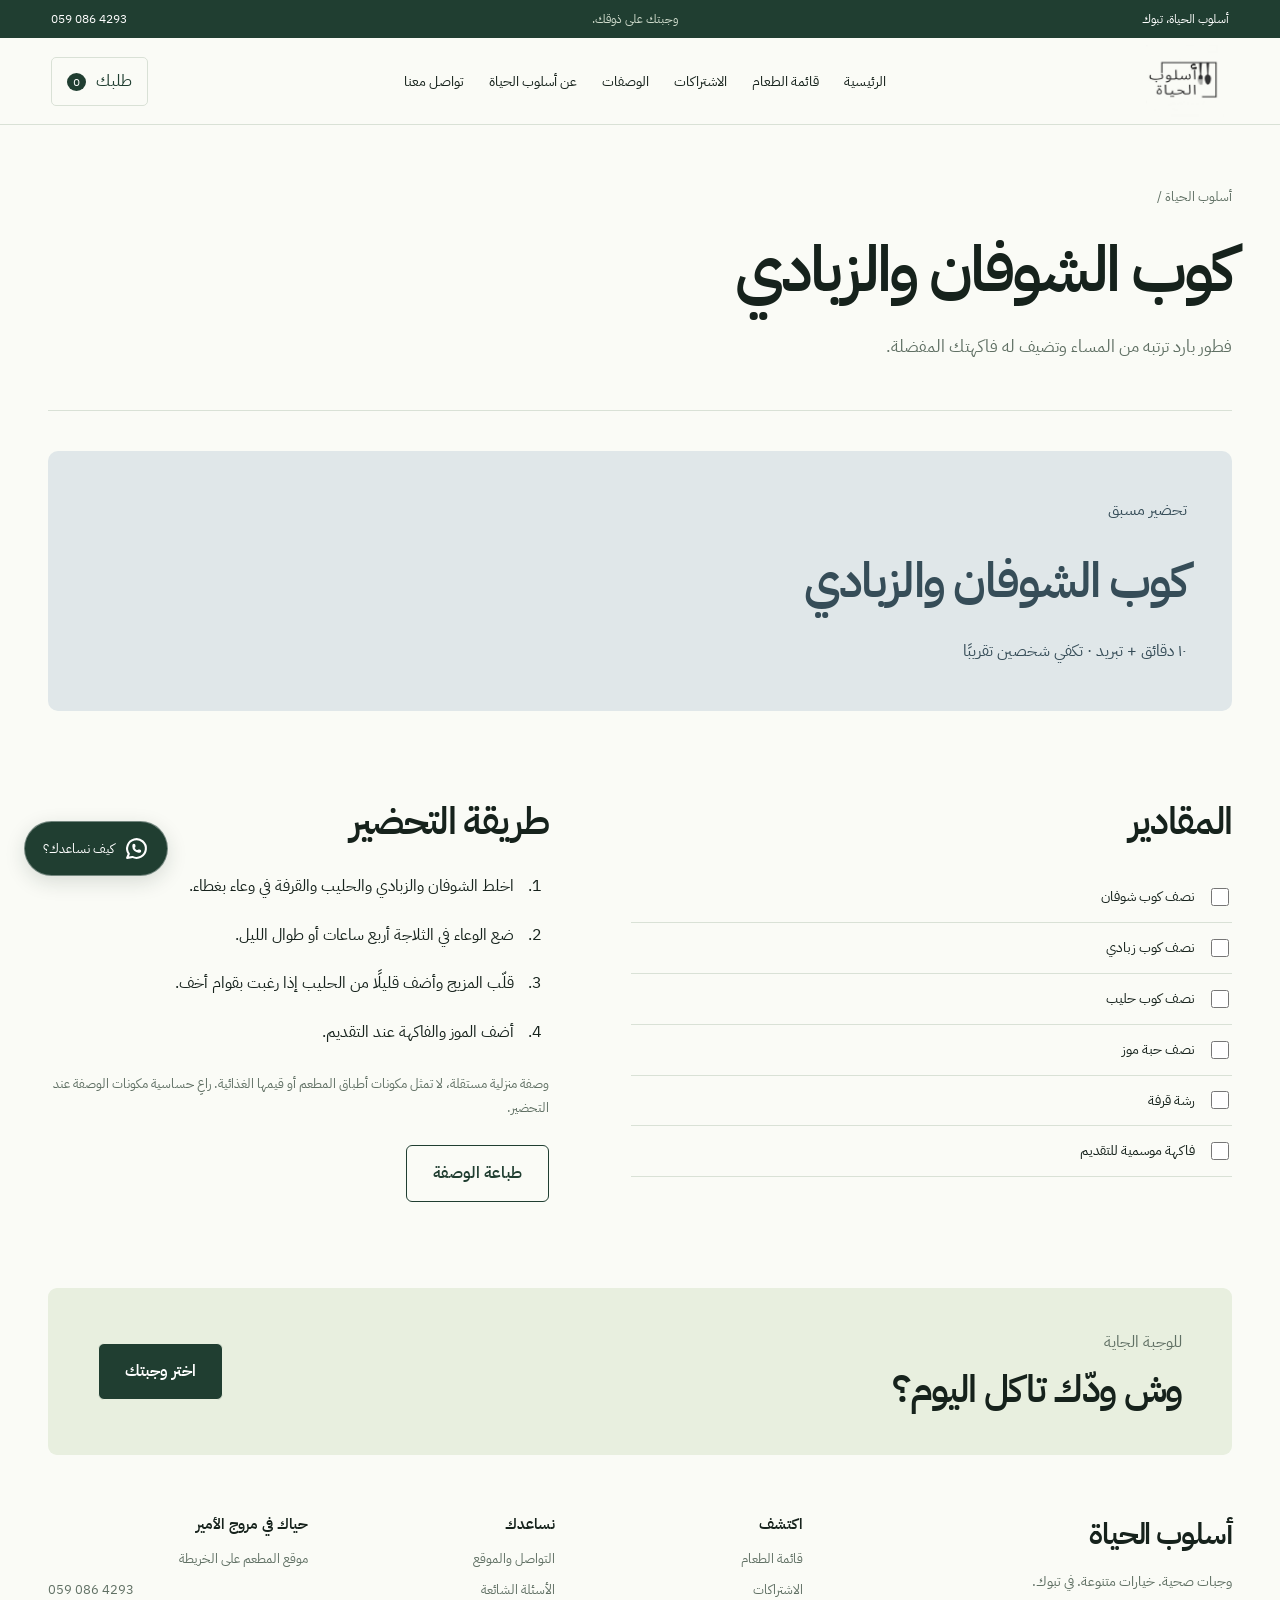
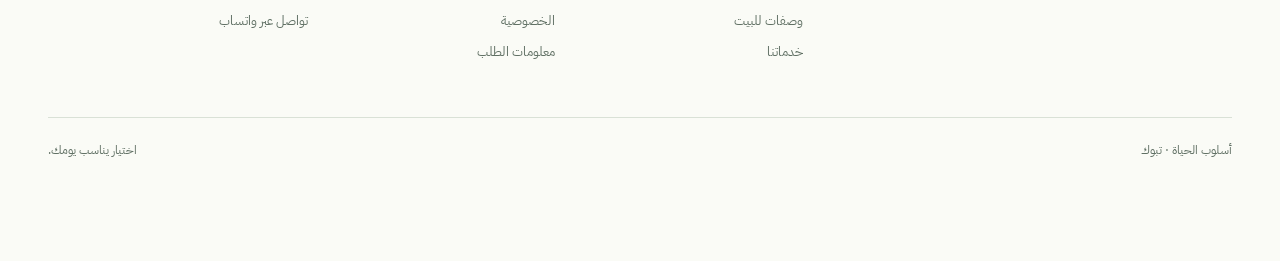
<file: yogurt-oats.html>
<!doctype html><html lang="ar" dir="rtl"><head><meta charset="utf-8"><meta name="viewport" content="width=device-width,initial-scale=1"><meta name="theme-color" content="#203e31"><meta name="description" content="أسلوب الحياة في تبوك. استعرض الأطباق والأحجام، جهز طلبك، واستفسر عن الاشتراكات والتوصيل."><meta name="robots" content="noindex,nofollow"><title>كوب الشوفان والزبادي | أسلوب الحياة — تبوك</title><meta property="og:title" content="كوب الشوفان والزبادي | أسلوب الحياة"><meta property="og:image" content="https://az212z.github.io/lifestyle-tabuk/assets/cover.webp"><link rel="icon" href="assets/logo.webp"><link rel="stylesheet" href="style.css"><script src="app.js" defer></script></head><body><a class="skip" href="#main">انتقل للمحتوى</a><div class="topline">أسلوب الحياة، تبوك <span>وجبتك على ذوقك.</span><a href="tel:+966590864293" dir="ltr">059 086 4293</a></div><header><div class="header-inner"><a class="brand" href="index.html" aria-label="أسلوب الحياة الرئيسية"><img src="assets/logo.webp" alt="أسلوب الحياة" width="110" height="85"></a><nav id="navigation" aria-label="القائمة الرئيسية"><a href="index.html" >الرئيسية</a><a href="menu.html" >قائمة الطعام</a><a href="subscriptions.html" >الاشتراكات</a><a href="recipes.html" >الوصفات</a><a href="about.html" >عن أسلوب الحياة</a><a href="contact.html" >تواصل معنا</a></nav><div class="header-actions"><button class="cart-button" aria-label="عرض قائمة الطلب">طلبك <span class="cart-count">0</span></button><button class="nav-toggle" aria-expanded="false" aria-controls="navigation">القائمة</button></div></div></header><main id="main"><section class="page-intro wrap"><a class="crumb" href="index.html">أسلوب الحياة /</a><h1>كوب الشوفان والزبادي</h1><p>فطور بارد ترتبه من المساء وتضيف له فاكهتك المفضلة.</p></section><article class="wrap recipe-detail"><div class="recipe-banner r2"><span>تحضير مسبق</span><h2>كوب الشوفان والزبادي</h2><p>١٠ دقائق + تبريد · تكفي شخصين تقريبًا</p></div><div class="split section"><section><h2>المقادير</h2><ul class="ingredients"><li><label><input type="checkbox">نصف كوب شوفان</label></li><li><label><input type="checkbox">نصف كوب زبادي</label></li><li><label><input type="checkbox">نصف كوب حليب</label></li><li><label><input type="checkbox">نصف حبة موز</label></li><li><label><input type="checkbox">رشة قرفة</label></li><li><label><input type="checkbox">فاكهة موسمية للتقديم</label></li></ul></section><section><h2>طريقة التحضير</h2><ol class="cooking"><li>اخلط الشوفان والزبادي والحليب والقرفة في وعاء بغطاء.</li><li>ضع الوعاء في الثلاجة أربع ساعات أو طوال الليل.</li><li>قلّب المزيج وأضف قليلًا من الحليب إذا رغبت بقوام أخف.</li><li>أضف الموز والفاكهة عند التقديم.</li></ol><p class="small">وصفة منزلية مستقلة، لا تمثل مكونات أطباق المطعم أو قيمها الغذائية. راعِ حساسية مكونات الوصفة عند التحضير.</p><button class="button outline" id="print-recipe">طباعة الوصفة</button></section></div></article></main><section class="closing wrap"><div><p>للوجبة الجاية</p><h2>وش ودّك تاكل اليوم؟</h2></div><a class="button light" href="menu.html">اختر وجبتك</a></section><footer class="wrap"><div class="footer-top"><div><h2>أسلوب الحياة</h2><p>وجبات صحية. خيارات متنوعة. في تبوك.</p></div><div><h3>اكتشف</h3><a href="menu.html">قائمة الطعام</a><a href="subscriptions.html">الاشتراكات</a><a href="recipes.html">وصفات للبيت</a><a href="services.html">خدماتنا</a></div><div><h3>نساعدك</h3><a href="contact.html">التواصل والموقع</a><a href="faq.html">الأسئلة الشائعة</a><a href="privacy.html">الخصوصية</a><a href="terms.html">معلومات الطلب</a></div><div><h3>حياك في مروج الأمير</h3><a href="https://www.google.com/maps/search/?api=1&query=28.4383288%2C36.5571943" target="_blank" rel="noopener">موقع المطعم على الخريطة</a><a href="tel:+966590864293" dir="ltr">059 086 4293</a><a href="https://wa.me/966590864293" target="_blank" rel="noopener">تواصل عبر واتساب</a></div></div><div class="footer-bottom">أسلوب الحياة · تبوك <span>اختيار يناسب يومك.</span></div></footer><a class="wa-float" href="https://wa.me/966590864293" target="_blank" rel="noopener" aria-label="تواصل عبر واتساب"><img src="assets/whatsapp.svg" alt="" width="25" height="25"><span>كيف نساعدك؟</span></a><dialog id="product-dialog" aria-labelledby="product-title"><button class="dialog-close" aria-label="إغلاق تفاصيل الطبق">×</button><div id="product-content"></div></dialog><dialog id="cart-dialog" aria-labelledby="cart-title"><button class="dialog-close" aria-label="إغلاق قائمة الطلب">×</button><h2 id="cart-title">قائمة طلبك</h2><p class="muted">راجع اختياراتك قبل إرسالها للمطعم.</p><div id="cart-items"></div><div id="cart-bottom"></div></dialog><div class="toast" role="status" aria-live="polite"></div></body></html>
</file>
<file: style.css>
@font-face{font-family:Plex;src:url('assets/plex-400.woff2') format('woff2');font-weight:400;font-display:swap}@font-face{font-family:Plex;src:url('assets/plex-600.woff2') format('woff2');font-weight:600;font-display:swap}:root{--forest:#203e31;--paper:#fafbf6;--mint:#e8efdf;--peach:#f4b36a;--ink:#16221c;--muted:#607064;--line:#d9e1d6}*{box-sizing:border-box}html{scroll-behavior:smooth;scroll-padding-top:110px}body{margin:0;background:var(--paper);color:var(--ink);font-family:Plex,Arial,sans-serif;line-height:1.8}button,input,select,textarea{font:inherit}button,a,input,select,textarea{touch-action:manipulation}a{color:inherit;text-decoration:none}button{cursor:pointer}button:disabled{cursor:default}button:focus-visible,a:focus-visible,input:focus-visible,select:focus-visible,textarea:focus-visible,summary:focus-visible{outline:3px solid #bd7035;outline-offset:5px}img{display:block;max-width:100%;object-fit:cover}h1,h2,h3,p{margin:0}h1,h2,h3{font-weight:600;line-height:1.3}h1{font-size:clamp(2.7rem,5vw,5rem);letter-spacing:-.045em}h2{font-size:clamp(2rem,3vw,3rem);letter-spacing:-.035em}h3{font-size:1.25rem}p{color:var(--muted)}.wrap{width:min(1240px,calc(100% - 96px));margin-inline:auto}.section{padding-block:86px}.small{font-size:.84rem}.kicker{font-size:.95rem;margin-bottom:20px;color:var(--forest)}.button{border:1px solid var(--forest);background:var(--forest);color:white;padding:13px 26px;display:inline-flex;align-items:center;justify-content:center;gap:8px;min-height:50px;border-radius:6px;font-weight:600;transition:background .2s,transform .2s}.button:hover{background:#345741;transform:translateY(-2px)}.button.outline{background:transparent;color:var(--forest)}.button.outline:hover{background:var(--mint)}.button.light{background:var(--mint);color:var(--forest);border-color:var(--mint)}.actions{display:flex;gap:12px;flex-wrap:wrap}.topline{background:var(--forest);color:#fff;font-size:.78rem;padding:8px 4%;display:flex;justify-content:space-between}.topline span{color:#d0dccd}header{background:#fafbf6f5;position:sticky;top:0;z-index:30;border-bottom:1px solid var(--line);backdrop-filter:blur(14px)}.header-inner{max-width:1400px;margin:auto;display:flex;align-items:center;justify-content:space-between;padding:7px 4%;gap:24px}.brand img{height:72px;width:88px;object-fit:contain;mix-blend-mode:multiply}nav{display:flex;gap:25px;font-size:.89rem}nav a{padding:8px 0}nav a:hover,nav a[aria-current]{color:#507544;border-bottom:1px solid var(--forest)}.header-actions{display:flex;gap:10px}.cart-button{padding:9px 15px;border:1px solid var(--line);border-radius:5px;background:transparent;color:var(--forest);white-space:nowrap}.cart-count{border-radius:50%;background:var(--forest);color:#fff;padding:0 6px;margin-right:6px;font-size:.75rem}.nav-toggle{display:none}.skip{position:fixed;top:-100px;z-index:99;background:white;padding:15px}.skip:focus{top:0}.hero{display:grid;grid-template-columns:1fr 1.06fr;min-height:650px;max-width:1536px;margin:auto;padding:34px 4% 42px;gap:40px}.hero-copy{padding:40px 0 0 3%;display:flex;flex-direction:column;align-items:flex-start}.hero h1{font-size:clamp(4.2rem,7.8vw,7.6rem);line-height:1.13;margin-bottom:28px}.hero h1 em{font-style:normal;color:#577548;position:relative}.hero h1 em:after{content:'';position:absolute;height:9px;border-radius:50%;background:var(--peach);bottom:8px;left:0;right:0;z-index:-1;transform:rotate(-4deg)}.hero-text{font-size:1.12rem;line-height:1.9;margin-bottom:32px}.hero-visual{position:relative;min-height:560px;border-radius:180px 10px 10px 10px;overflow:hidden;background:var(--mint)}.hero-visual>img{width:100%;height:100%;position:absolute;object-position:53% center}.image-note{position:absolute;bottom:24px;right:24px;background:var(--paper);padding:18px 26px;border-radius:4px;display:grid;box-shadow:0 8px 30px #16221c15}.image-note strong{font-size:1.4rem}.image-note span{font-size:.85rem;color:var(--muted)}.hero-foot{margin-top:auto;padding-top:36px;display:flex;gap:30px;font-size:.8rem;color:var(--muted)}.marquee{display:flex;justify-content:center;align-items:center;gap:5vw;background:var(--mint);padding:20px;font-size:1.05rem}.marquee i{width:5px;height:5px;border-radius:50%;background:#6f8663}.section-heading{display:flex;align-items:end;justify-content:space-between;gap:30px;margin-bottom:35px}.section-heading .kicker{margin-bottom:12px}.text-link{border-bottom:1px solid var(--forest);padding-bottom:5px;font-size:.94rem;display:inline-block;color:var(--forest)}.food-grid{display:grid;grid-template-columns:repeat(3,1fr);gap:36px 28px}.food-card{min-width:0}.food-photo{position:relative;display:block;width:100%;height:260px;border:0;background:#eef1e8;padding:0;overflow:hidden;border-radius:8px}.food-photo img{width:100%;height:100%;transition:transform .4s}.food-photo:hover img{transform:scale(1.04)}.photo-action{position:absolute;bottom:12px;left:12px;background:#fffef3ee;color:var(--forest);font-size:.78rem;border-radius:4px;padding:5px 12px}.food-meta{padding:15px 2px;border-bottom:1px solid var(--line)}.food-meta>span{font-size:.76rem;color:var(--muted)}.food-meta h3{margin:4px 0}.price-row{display:flex;align-items:center;justify-content:space-between;margin-top:12px}.price-row p{font-size:.85rem}.price-row strong{font-size:1.2rem;color:var(--ink);font-weight:600}.add{background:var(--forest);border:0;color:white;border-radius:50%;height:40px;width:40px;font-size:24px;line-height:1}.no-photo{height:100%;display:grid;place-items:center;font-size:2rem;color:#6e8263;background:var(--mint)}.story{display:grid;grid-template-columns:1fr 1fr;gap:8%;align-items:center;padding-bottom:96px}.story-image{position:relative;min-width:0}.story-image img{height:430px;width:100%;border-radius:8px 8px 90px 8px}.story-image span{position:absolute;bottom:22px;right:22px;background:var(--paper);padding:12px 20px;font-size:.9rem}.story-copy p{margin:24px 0;max-width:480px}.story-copy .kicker{margin-top:0}.subscription-band{background:var(--forest);color:white;padding:85px 0}.sub-inner{display:grid;grid-template-columns:1fr 1fr;gap:8%;align-items:center}.subscription-band p{color:#c6d4c3;margin:20px 0}.subscription-band .kicker{color:var(--peach)}.plan-preview{background:var(--paper);color:var(--forest);padding:30px;border-radius:14px;transform:rotate(-3deg);box-shadow:16px 16px 0 #ffffff0b}.preview-head{display:flex;justify-content:space-between;border-bottom:1px solid var(--line);padding-bottom:20px;font-size:.85rem}.week{display:flex;justify-content:space-between;margin:25px 0;font-size:.8rem}.week b{background:var(--mint);border-radius:30px;padding:13px 10px;font-weight:400}.preview-meal{display:flex;align-items:center;gap:16px;border:1px solid var(--line);padding:12px;border-radius:8px}.preview-meal img{width:90px;height:82px;border-radius:5px}.preview-meal p{color:var(--muted);font-size:.75rem;margin:5px 0}.plan-preview>.small{color:var(--muted);margin-bottom:0}.recipe-grid{display:grid;grid-template-columns:repeat(3,1fr);gap:28px}.recipe-art{height:285px;padding:26px;display:flex;flex-direction:column;align-items:flex-start;justify-content:space-between;border-radius:8px;position:relative;overflow:hidden}.recipe-art:after{content:'';position:absolute;width:200px;height:200px;border:1px solid currentColor;border-radius:50%;left:-90px;bottom:-80px;box-shadow:0 0 0 30px #ffffff15,0 0 0 65px #ffffff12}.recipe-art b{font-size:2.5rem;line-height:1.2;font-weight:600;letter-spacing:-.04em}.recipe-art span,.recipe-art small{font-size:.82rem}.r0{--recipe-bg:#e1e8d4;--recipe-ink:#29432c}.r1{--recipe-bg:#f3c692;--recipe-ink:#603a1d}.r2{--recipe-bg:#e0e7e9;--recipe-ink:#364d58}.recipe-art,.recipe-banner{background:var(--recipe-bg);color:var(--recipe-ink)}.recipe-card h3{margin:18px 0 8px}.recipe-card p{font-size:.9rem;margin-bottom:15px}.faq-section{display:grid;grid-template-columns:.7fr 1fr;gap:9%;padding-top:30px}.faq details{border-bottom:1px solid var(--line)}.faq summary{display:flex;align-items:center;justify-content:space-between;list-style:none;font-weight:600;cursor:pointer;padding:23px 0;gap:20px}.faq summary::-webkit-details-marker{display:none}.faq summary span{font-size:24px;font-weight:400}.faq details[open] summary span{transform:rotate(45deg)}.faq details p{font-size:.95rem;padding-bottom:24px}.closing{background:var(--mint);padding:40px 50px;display:flex;align-items:center;justify-content:space-between;border-radius:9px;margin-bottom:60px}.closing p{margin-bottom:8px}.closing .button{background:var(--forest);color:white}footer{padding-bottom:100px}.footer-top{display:grid;grid-template-columns:1.5fr .8fr .8fr 1fr;gap:40px;padding-bottom:45px}.footer-top h2{font-size:1.9rem;margin-bottom:15px}.footer-top p{font-size:.9rem;max-width:240px}.footer-top h3{font-size:.92rem;margin-bottom:14px}.footer-top a{display:block;font-size:.83rem;color:var(--muted);margin:7px 0}.footer-top a:hover{text-decoration:underline}.footer-bottom{border-top:1px solid var(--line);padding-top:22px;display:flex;justify-content:space-between;color:var(--muted);font-size:.75rem}.wa-float{position:fixed;bottom:24px;left:24px;background:var(--forest);color:#fff;display:flex;align-items:center;gap:10px;padding:14px 18px;border:1px solid #ffffff60;border-radius:100px;z-index:25;box-shadow:0 6px 20px #142b2225;font-size:.82rem}.wa-float img{filter:brightness(0) invert(1)}.page-intro{padding-top:60px;padding-bottom:48px;border-bottom:1px solid var(--line)}.crumb{color:var(--muted);font-size:.8rem;display:block;margin-bottom:20px}.page-intro h1{margin-bottom:20px}.page-intro p{max-width:740px;font-size:1.05rem}.menu-section{padding-block:35px 90px}.menu-tools{display:flex;align-items:center;justify-content:space-between;gap:40px}.search{width:min(500px,100%);font-size:.85rem}.search input{margin-top:8px}.filters{display:flex;gap:10px;flex-wrap:wrap;padding:30px 0 10px}.filters button{border:1px solid var(--line);background:transparent;border-radius:40px;padding:10px 20px;color:var(--forest);font-size:.85rem}.filters button.active{background:var(--forest);color:white;border-color:var(--forest)}#result-count{margin:10px 0 25px}.split{display:grid;grid-template-columns:1.2fr 1fr;gap:7%;align-items:start}.form-panel{border:1px solid var(--line);padding:32px;border-radius:12px;background:white}.form-panel h2{font-size:1.6rem;margin-bottom:25px}.form-grid{display:grid;grid-template-columns:1fr 1fr;gap:22px 18px}label{display:block;font-size:.9rem}input:not([type=checkbox]),select,textarea{border:1px solid #c6d0c3;background:var(--paper);color:var(--ink);padding:12px 14px;border-radius:5px;width:100%;min-height:48px}select{margin-top:7px}textarea{margin-top:8px;height:110px;resize:vertical}fieldset{border:0;padding:0;margin:24px 0}legend{font-size:.9rem;margin-bottom:10px}.choices{display:flex;gap:20px;flex-wrap:wrap}.choices label{display:flex;gap:8px;align-items:center}input[type=checkbox]{accent-color:var(--forest);width:18px;height:18px}.request-summary{margin-top:25px;padding:18px;background:var(--mint);border-radius:6px;font-size:.95rem}.form-panel>.small{margin:20px 0}.editorial-aside{padding-top:30px}.editorial-aside>p{margin:20px 0}.steps{list-style:none;padding:0;margin:35px 0;counter-reset:step}.steps li{counter-increment:step;position:relative;padding-right:55px;margin-bottom:25px;display:grid}.steps li:before{content:counter(step);position:absolute;right:0;top:3px;border:1px solid var(--line);border-radius:50%;width:34px;height:34px;display:grid;place-items:center;font-family:Arial;font-size:.85rem}.steps span{font-size:.9rem;color:var(--muted)}.message-result{border-top:1px solid var(--line);padding-top:24px;margin-top:24px}.message-result pre{font:inherit;font-size:.85rem;white-space:pre-wrap;overflow-wrap:anywhere;background:var(--paper);padding:15px}.recipe-banner{padding:45px;border-radius:10px;margin-top:40px}.recipe-banner h2{font-size:3rem;margin:25px 0}.recipe-banner p{color:inherit}.ingredients{list-style:none;padding:0;margin-top:25px}.ingredients li{border-bottom:1px solid var(--line);padding:12px 0}.ingredients label{display:flex;gap:12px;align-items:center}.ingredients label:has(input:checked){text-decoration:line-through;opacity:.6}.cooking{padding-right:25px;margin-block:25px}.cooking li{padding-right:10px;margin-bottom:20px}.recipe-detail .small{margin-bottom:25px}.service-list{padding-bottom:90px}.service-list article{display:grid;grid-template-columns:.45fr 1.5fr .6fr;gap:40px;align-items:center;padding:45px 0;border-bottom:1px solid var(--line)}.service-list article>span{color:var(--muted);font-size:.9rem}.service-list h2{font-size:2rem;margin-bottom:15px}.service-list .button{justify-self:end}.contact-panel{padding:25px 0}.contact-panel>p{margin:15px 0}.big-phone{font-size:2.4rem;display:block;text-align:right;margin:25px 0;font-family:Arial;letter-spacing:-1px}.map-panel{position:relative;min-height:360px;background:var(--forest);color:white;border-radius:10px;overflow:hidden;display:grid;place-items:center;text-align:center}.map-lines{position:absolute;inset:0;background:repeating-linear-gradient(30deg,transparent 0 48px,#ffffff0b 49px 51px,transparent 52px 100px),repeating-linear-gradient(120deg,transparent 0 90px,#ffffff0b 91px 93px,transparent 94px 170px)}.map-label{position:relative}.map-label h2{margin:20px 0 25px}.narrow{max-width:850px}.prose{max-width:850px;padding-block:50px 90px}.prose h2{font-size:1.6rem;margin:30px 0 14px}.prose p{line-height:2}.toast{position:fixed;bottom:100px;left:50%;transform:translateX(-50%);background:var(--ink);color:white;border-radius:6px;padding:12px 25px;z-index:80;display:none;font-size:.9rem;max-width:90vw;text-align:center}.toast.show{display:block}dialog{border:0;border-radius:14px;padding:34px;width:min(570px,calc(100vw - 32px));max-height:88dvh;overflow:auto;background:var(--paper);color:var(--ink)}dialog::backdrop{background:#12201ac0;backdrop-filter:blur(5px)}.dialog-close{position:absolute;left:18px;top:16px;background:white;border:1px solid var(--line);border-radius:50%;width:38px;height:38px;font-size:26px;z-index:2}.dialog-image{width:100%;height:230px;border-radius:8px;margin-bottom:22px}.product-category{font-size:.82rem;margin-bottom:10px}#product-title{font-size:1.9rem;margin-bottom:20px}.variant-list{display:grid;gap:10px;margin:20px 0}.variant{display:flex;align-items:center;gap:10px;border:1px solid var(--line);padding:12px;border-radius:6px;font-size:.9rem}.variant:has(input:checked){border-color:var(--forest);background:var(--mint)}.variant input{width:16px!important;min-height:16px!important;accent-color:var(--forest);margin:0}.variant strong{margin-right:auto;white-space:nowrap}.product-note{font-size:.78rem;margin:18px 0}#cart-title{font-size:2rem;padding-left:35px}.cart-row{display:flex;align-items:center;gap:14px;padding:18px 0;border-bottom:1px solid var(--line)}.cart-row>div{flex:1}.cart-row h3{font-size:1rem}.cart-row p{font-size:.78rem}.quantity{display:flex;align-items:center;gap:10px;margin-top:8px}.quantity button{background:white;border:1px solid var(--line);border-radius:4px;width:30px;height:30px}.remove{font-size:.75rem;background:none;border:0;color:#854637;padding:8px}.cart-total{display:flex;justify-content:space-between;margin:25px 0;font-size:1.1rem}.empty-cart{padding:45px 0;text-align:center}.cart-note{margin:18px 0;font-size:.8rem}#cart-bottom .actions{margin-top:20px}#cart-bottom label{margin-top:20px}.clear-cart{background:none;border:0;font-size:.8rem;color:var(--muted);text-decoration:underline;padding:10px}.muted{font-size:.9rem;margin:12px 0}[hidden]{display:none!important}@media(min-width:1550px){.hero{min-height:720px}}@media(max-width:1100px){nav{gap:14px;font-size:.8rem}.header-inner{gap:16px}.hero{gap:25px;min-height:560px}.hero-visual{min-height:500px}.hero h1{font-size:6rem}.hero .button{padding:12px 18px}.wrap{width:calc(100% - 60px)}.food-photo{height:220px}.week{gap:6px}.week b{padding:8px}.footer-top{gap:25px}.recipe-art b{font-size:2.2rem}}@media(max-width:800px){.topline span{display:none}.header-inner{padding:6px 24px}.brand img{height:60px;width:76px}.nav-toggle{display:block;background:transparent;border:1px solid var(--line);border-radius:5px;padding:8px 13px;color:var(--forest)}nav{display:none;position:absolute;top:100%;right:0;left:0;background:var(--paper);padding:20px 30px;box-shadow:0 12px 14px #12201a12;font-size:1rem;gap:10px}nav.open{display:grid;grid-template-columns:1fr 1fr}nav a{padding:10px}.hero{grid-template-columns:1fr 1fr;gap:20px;padding-inline:30px;min-height:470px}.hero-copy{padding-top:20px}.hero h1{font-size:4.8rem}.hero-text{font-size:.98rem}.hero .kicker{font-size:.8rem}.hero .actions{gap:8px}.hero .button{font-size:.8rem;padding:10px 13px}.hero-visual{min-height:440px;border-top-left-radius:100px}.hero-foot{gap:12px;flex-wrap:wrap;padding-top:20px;font-size:.7rem}.image-note{right:14px;bottom:14px;padding:12px 18px}.image-note strong{font-size:1.2rem}.marquee{gap:3vw;font-size:.9rem}.section{padding-block:60px}.food-grid{grid-template-columns:repeat(2,1fr);gap:28px 20px}.featured .food-card:last-child{display:none}.story{gap:35px;padding-bottom:60px}.story-image img{height:350px}.sub-inner{gap:35px}.plan-preview{padding:18px}.preview-head{font-size:.7rem}.week{font-size:.64rem}.preview-meal img{width:60px;height:65px}.preview-meal strong{font-size:.8rem}.subscription-band{padding:60px 0}.recipe-grid{gap:18px}.recipe-art{height:230px;padding:20px}.recipe-art b{font-size:1.8rem}.recipe-card h3{font-size:1.1rem}.recipe-card p{font-size:.8rem}.faq-section{grid-template-columns:1fr;gap:25px}.closing{padding:30px}.footer-top{grid-template-columns:1fr 1fr;gap:30px}.split{gap:35px;grid-template-columns:1fr}.editorial-aside{padding-top:0}.steps{display:flex;gap:20px}.steps li{flex:1;padding-right:0;padding-top:50px}.service-list article{grid-template-columns:1fr 2fr;gap:20px}.service-list .button{grid-column:2;justify-self:start}.page-intro{padding-top:40px}.menu-tools{align-items:start}.menu-tools>.small{max-width:270px}.recipe-banner h2{font-size:2.4rem}.map-panel{min-height:300px}}@media(max-width:560px){.wrap{width:calc(100% - 36px)}.header-inner{padding-inline:18px}.topline{padding-inline:18px;font-size:.7rem}.hero{grid-template-columns:1fr;padding:28px 18px 24px;gap:28px}.hero-copy{padding:0}.hero .kicker{margin-bottom:16px}.hero h1{font-size:4.8rem;margin-bottom:20px;line-height:1.1}.hero h1 br{display:none}.hero-text{font-size:1rem}.hero .actions{width:100%}.hero .button{font-size:.9rem;flex:1;padding-inline:12px}.hero-foot{font-size:.75rem;width:100%;justify-content:space-between}.hero-visual{min-height:320px;border-radius:90px 8px 8px 8px}.hero-visual>img{object-position:50% 50%}.image-note{padding:10px 20px}.marquee{padding:16px 10px;gap:16px;justify-content:space-between;font-size:.7rem}.marquee i{display:none}.marquee span:last-child{display:none}.section{padding-block:48px}.section-heading{align-items:start;gap:15px}.section-heading h2{font-size:2rem}.section-heading .text-link{font-size:.76rem;white-space:nowrap;margin-top:10px}.section-heading .kicker{font-size:.82rem}.food-grid{gap:28px 14px}.food-photo{height:175px;border-radius:7px}.food-meta h3{font-size:1.05rem}.photo-action{font-size:.65rem;padding:3px 8px;left:8px;bottom:8px}.food-meta>span{font-size:.65rem}.price-row{margin-top:10px}.price-row p{font-size:.72rem}.price-row strong{font-size:1rem}.add{width:33px;height:33px}.story{grid-template-columns:1fr;gap:30px}.story-image img{height:320px}.story-copy h2{font-size:2.3rem}.story-copy p{margin-block:20px}.sub-inner{grid-template-columns:1fr;gap:35px}.plan-preview{transform:rotate(-1deg);padding:25px}.preview-head{font-size:.85rem}.week{font-size:.8rem}.week b{padding:10px 12px}.preview-meal img{width:80px;height:75px}.preview-meal strong{font-size:1rem}.recipe-grid{grid-template-columns:1fr;gap:30px}.recipe-card{display:grid;grid-template-columns:.9fr 1fr;column-gap:20px}.recipe-art{grid-row:1/5;height:220px;padding:18px}.recipe-card h3{margin-top:15px}.recipe-card p{font-size:.85rem}.recipe-card .text-link{justify-self:start;align-self:start;font-size:.8rem}.recipe-art b{font-size:2rem}.recipe-art span,.recipe-art small{font-size:.7rem}.faq-section h2 br{display:none}.faq summary{font-size:.94rem}.closing{display:block;padding:30px 24px;margin-bottom:40px}.closing h2{font-size:2rem}.closing .button{margin-top:25px}.footer-top{gap:28px 18px}.footer-top>div:first-child{grid-column:1/-1}.footer-top>div:last-child{grid-column:1/-1}.wa-float{left:16px;bottom:16px;padding:13px}.wa-float span{display:none}.menu-tools{display:block}.menu-tools>.small{margin-top:20px;max-width:none}.filters{gap:8px;padding-top:20px}.filters button{padding:8px 14px;font-size:.8rem}.page-intro h1{font-size:2.7rem}.page-intro p{font-size:.95rem}.form-panel{padding:22px 18px}.form-grid{gap:18px 10px}select{font-size:.85rem;padding-inline:10px}.choices{gap:15px}.steps{display:block}.steps li{padding:0 50px 0 0;margin-bottom:25px}.form-panel .button{width:100%;padding-inline:10px}.service-list article{display:block;padding:35px 0}.service-list article>span{display:block;margin-bottom:12px}.service-list article .button{margin-top:20px}.recipe-banner{padding:30px 24px}.recipe-banner h2{font-size:2rem}.big-phone{font-size:2rem}.no-photo{font-size:1.3rem}dialog{padding:22px}.dialog-image{height:185px}.variant{font-size:.8rem}.variant strong{font-size:.85rem}.cart-row{gap:8px}.cart-row h3{font-size:.9rem}.header-actions{gap:7px}.cart-button{padding:8px 11px}}@media(max-width:360px){.hero h1{font-size:4rem}.hero .actions{flex-direction:column}.food-photo{height:145px}.section-heading{display:block}.section-heading .text-link{margin-top:18px}.recipe-art{height:210px}.recipe-art b{font-size:1.7rem}.form-grid{grid-template-columns:1fr}.week b{padding:7px}.brand img{width:65px}.cart-button,.nav-toggle{font-size:.8rem}}@media(prefers-reduced-motion:reduce){html{scroll-behavior:auto}*,*:before,*:after{transition:none!important;animation:none!important}}@media print{header,.topline,.closing,footer,.wa-float,.button,.crumb,.skip{display:none!important}.wrap{width:100%}.section{padding:20px 0}.recipe-detail .split{display:block}.recipe-banner{padding:20px}.page-intro{padding:20px 0}body{font-size:12px;background:white}.ingredients input{display:none}}
@media(max-width:560px){.hero h1 br{display:initial}.hero h1{font-size:4.55rem}}
</file>
